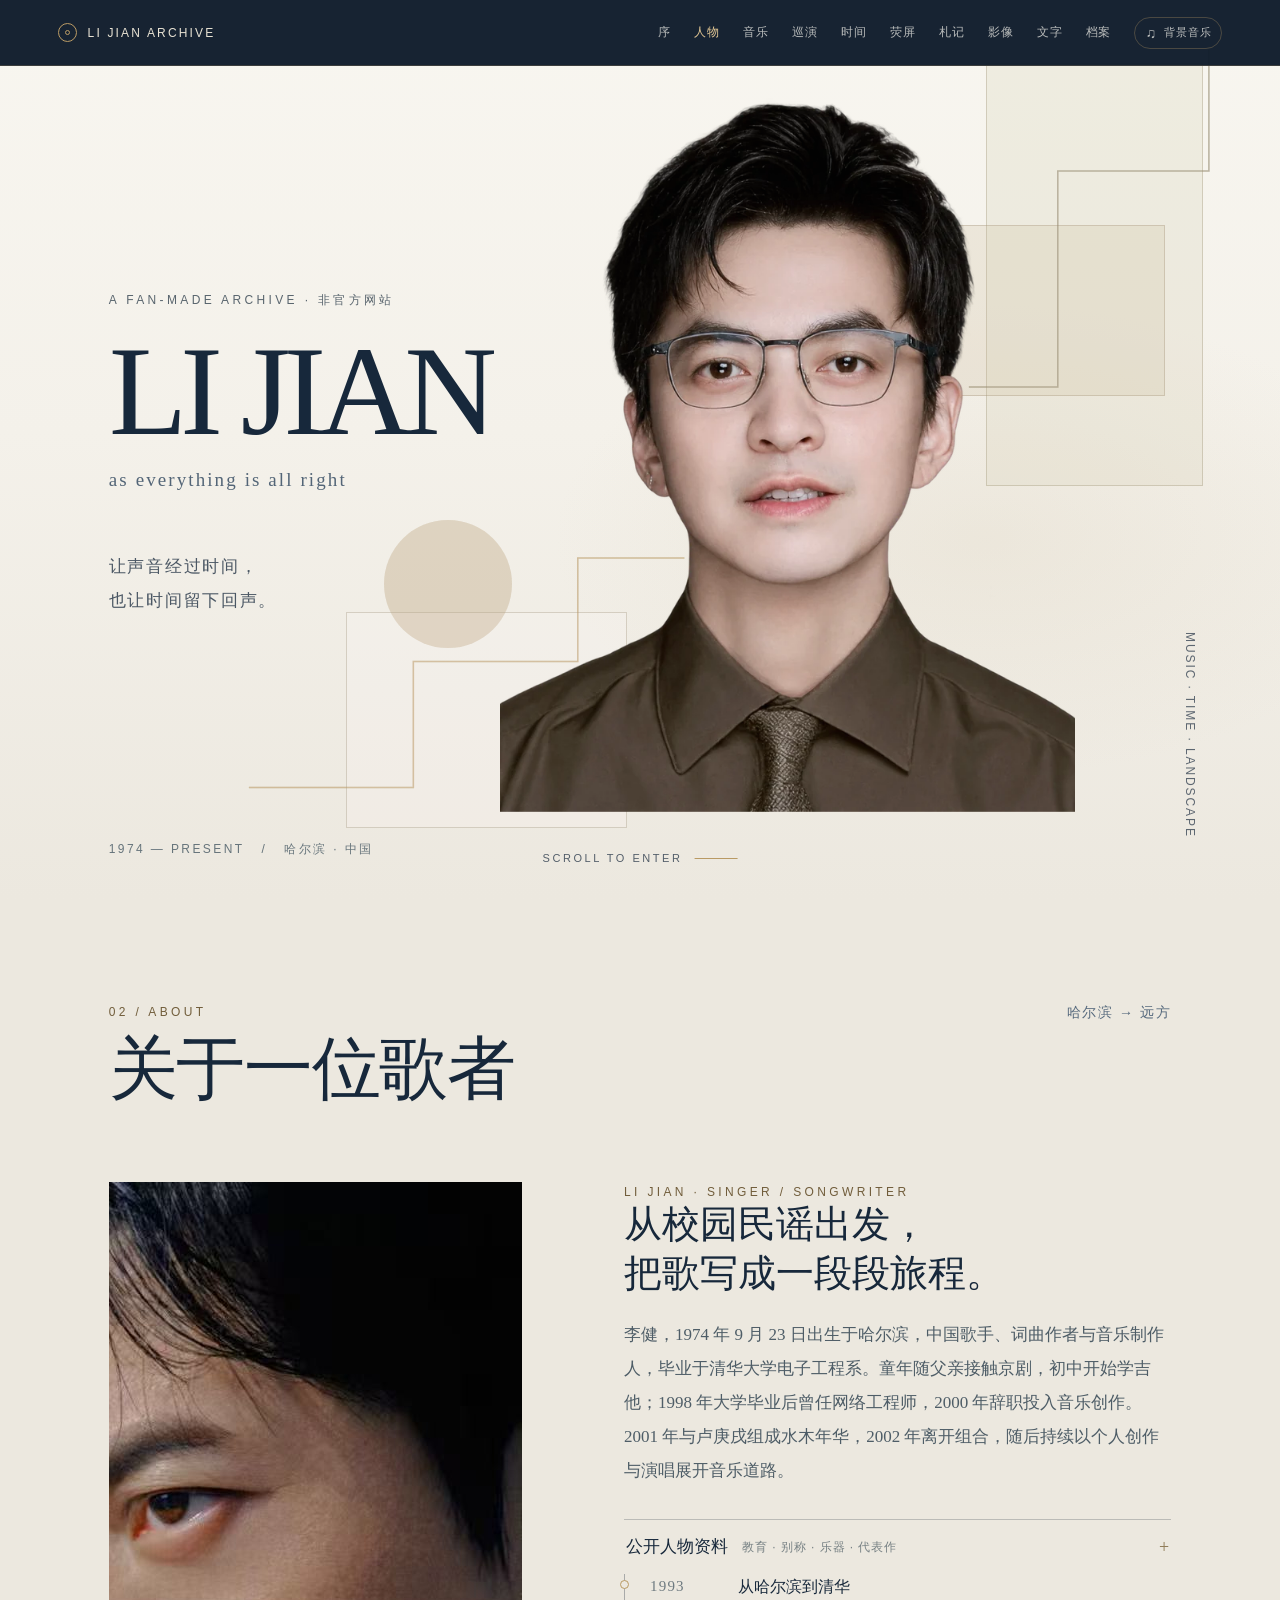
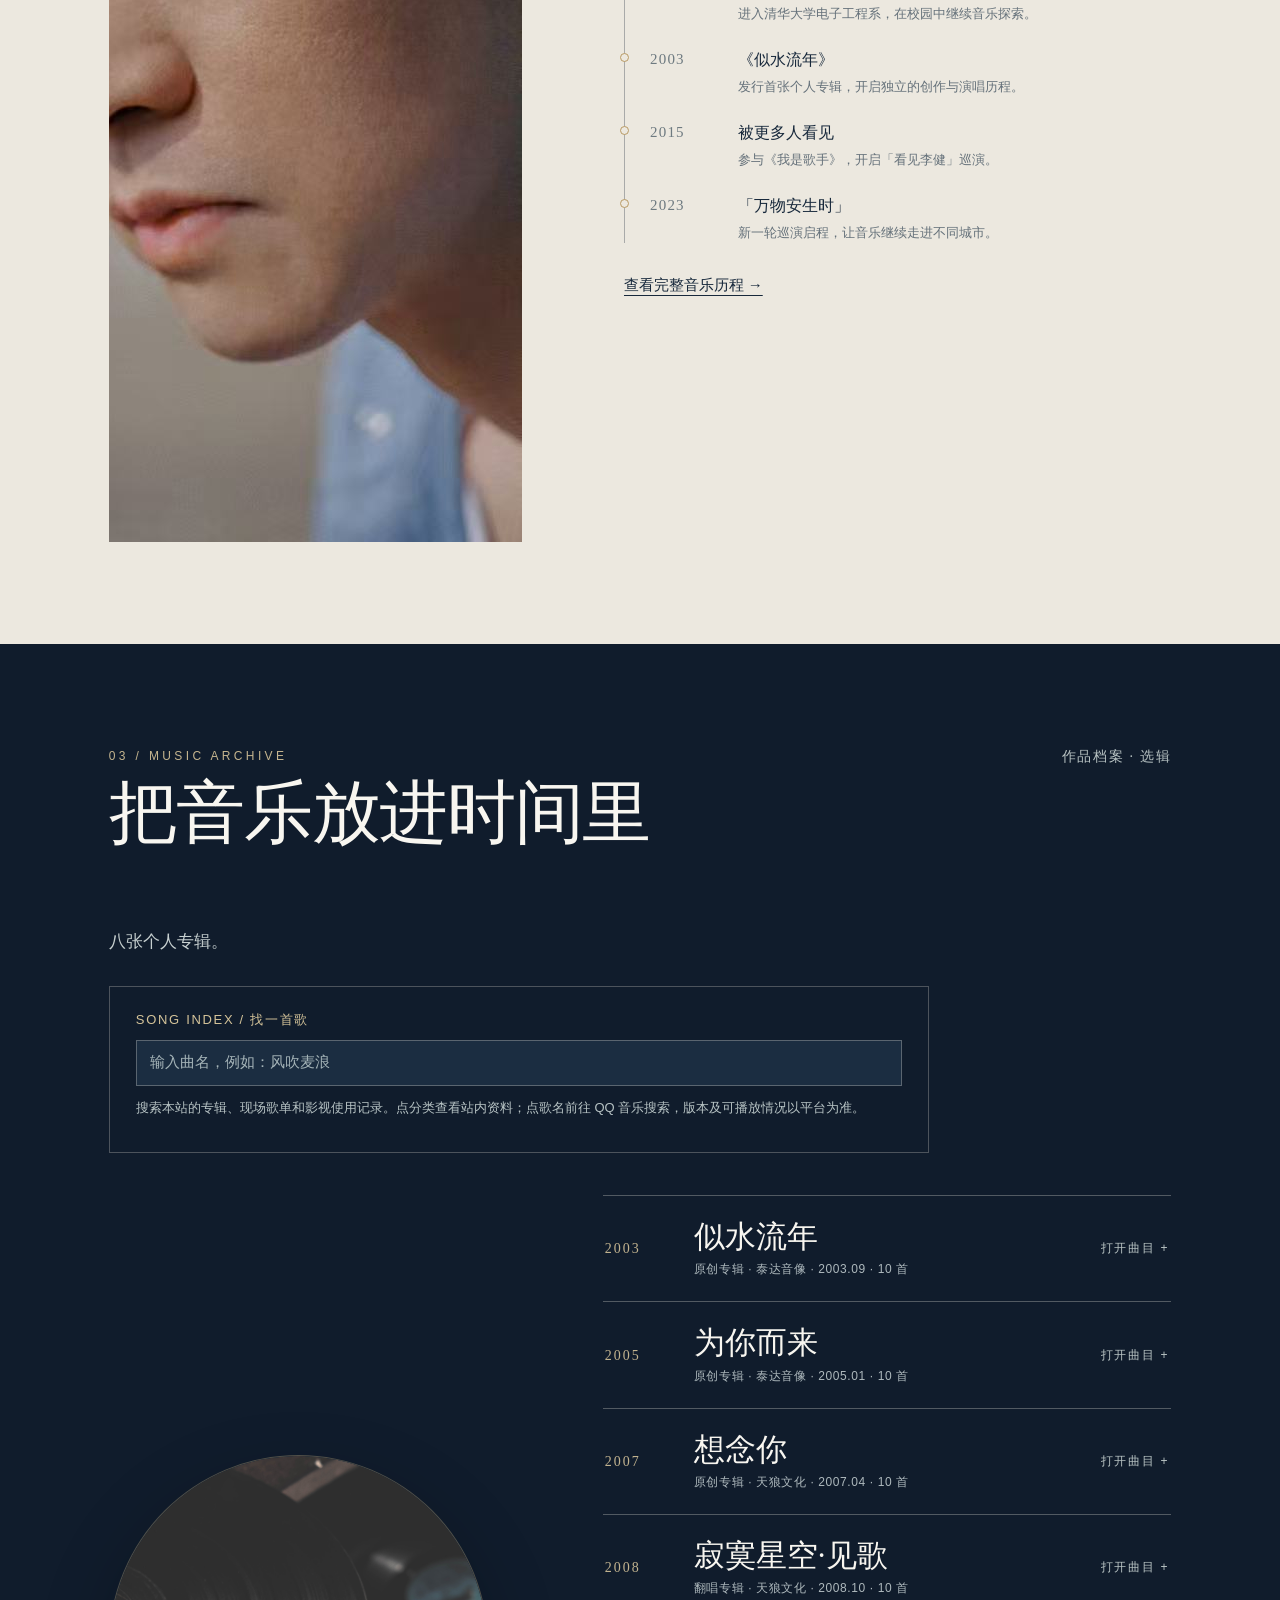
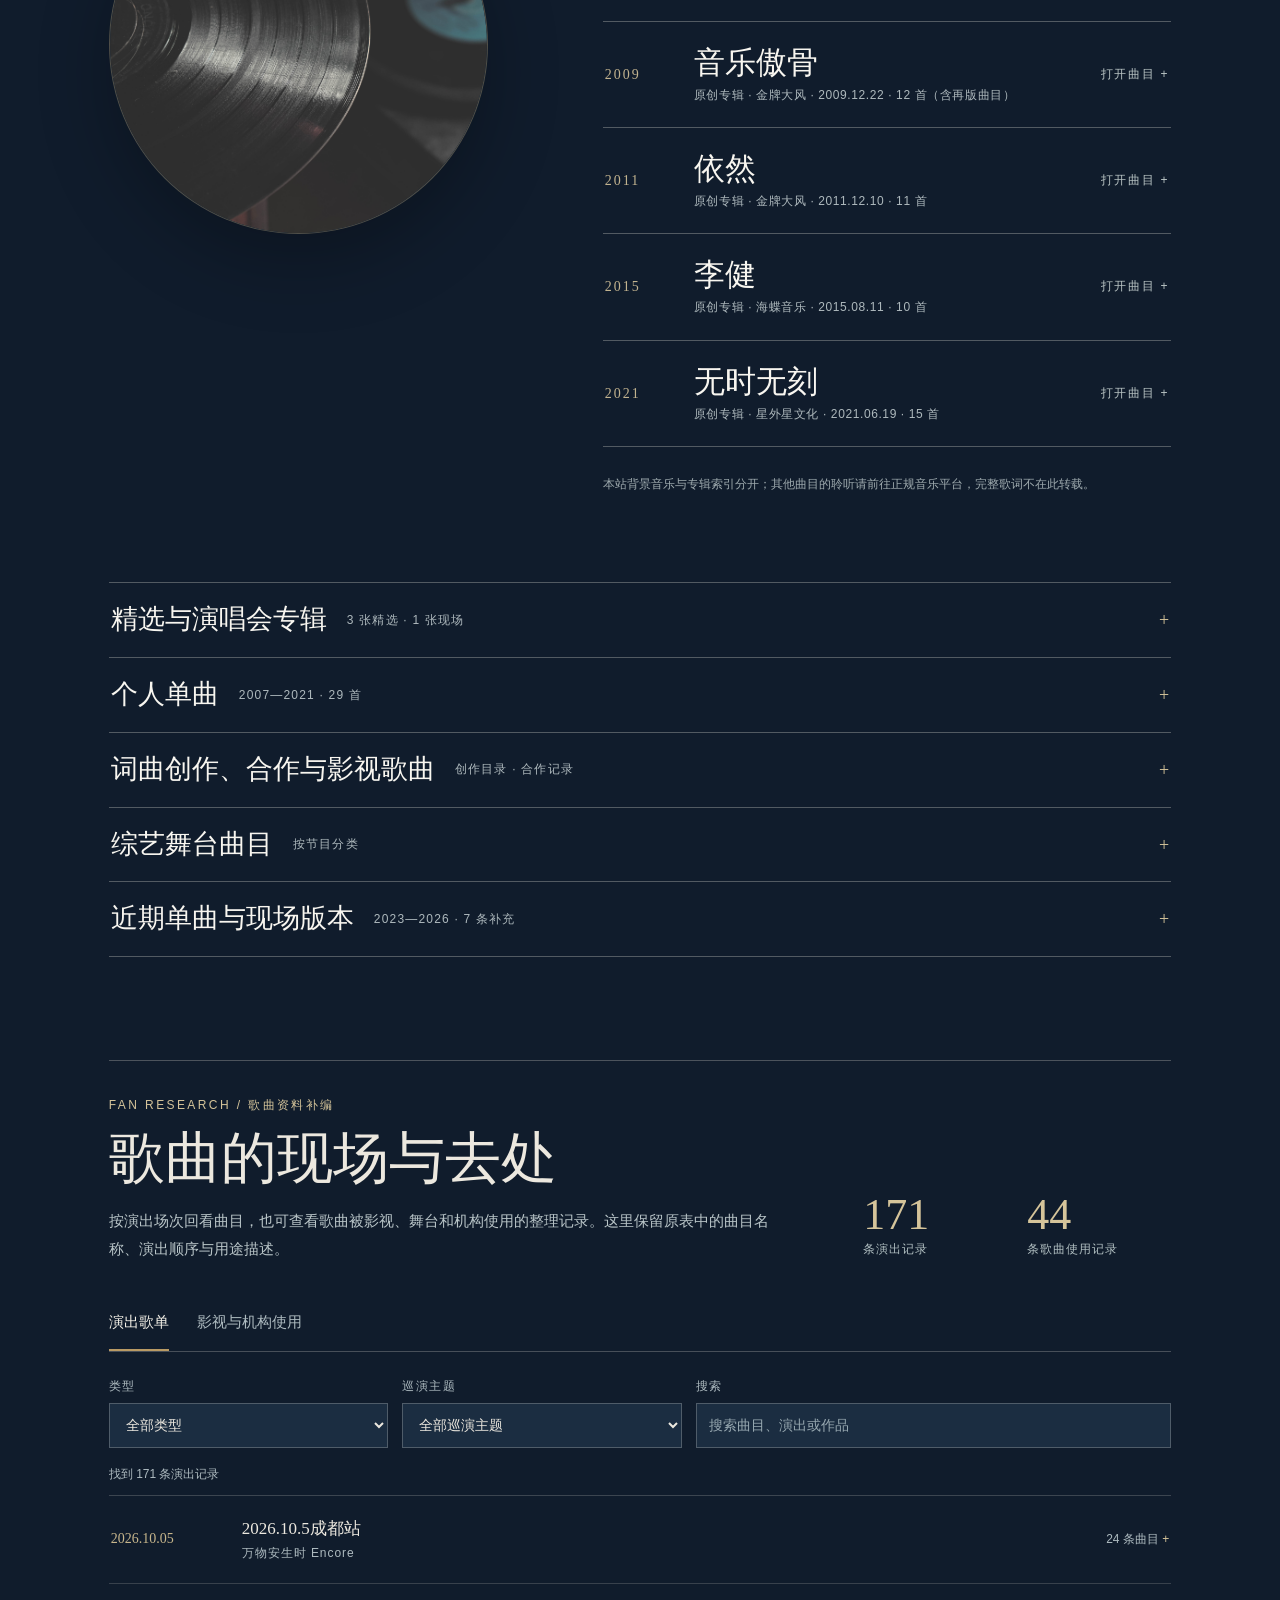
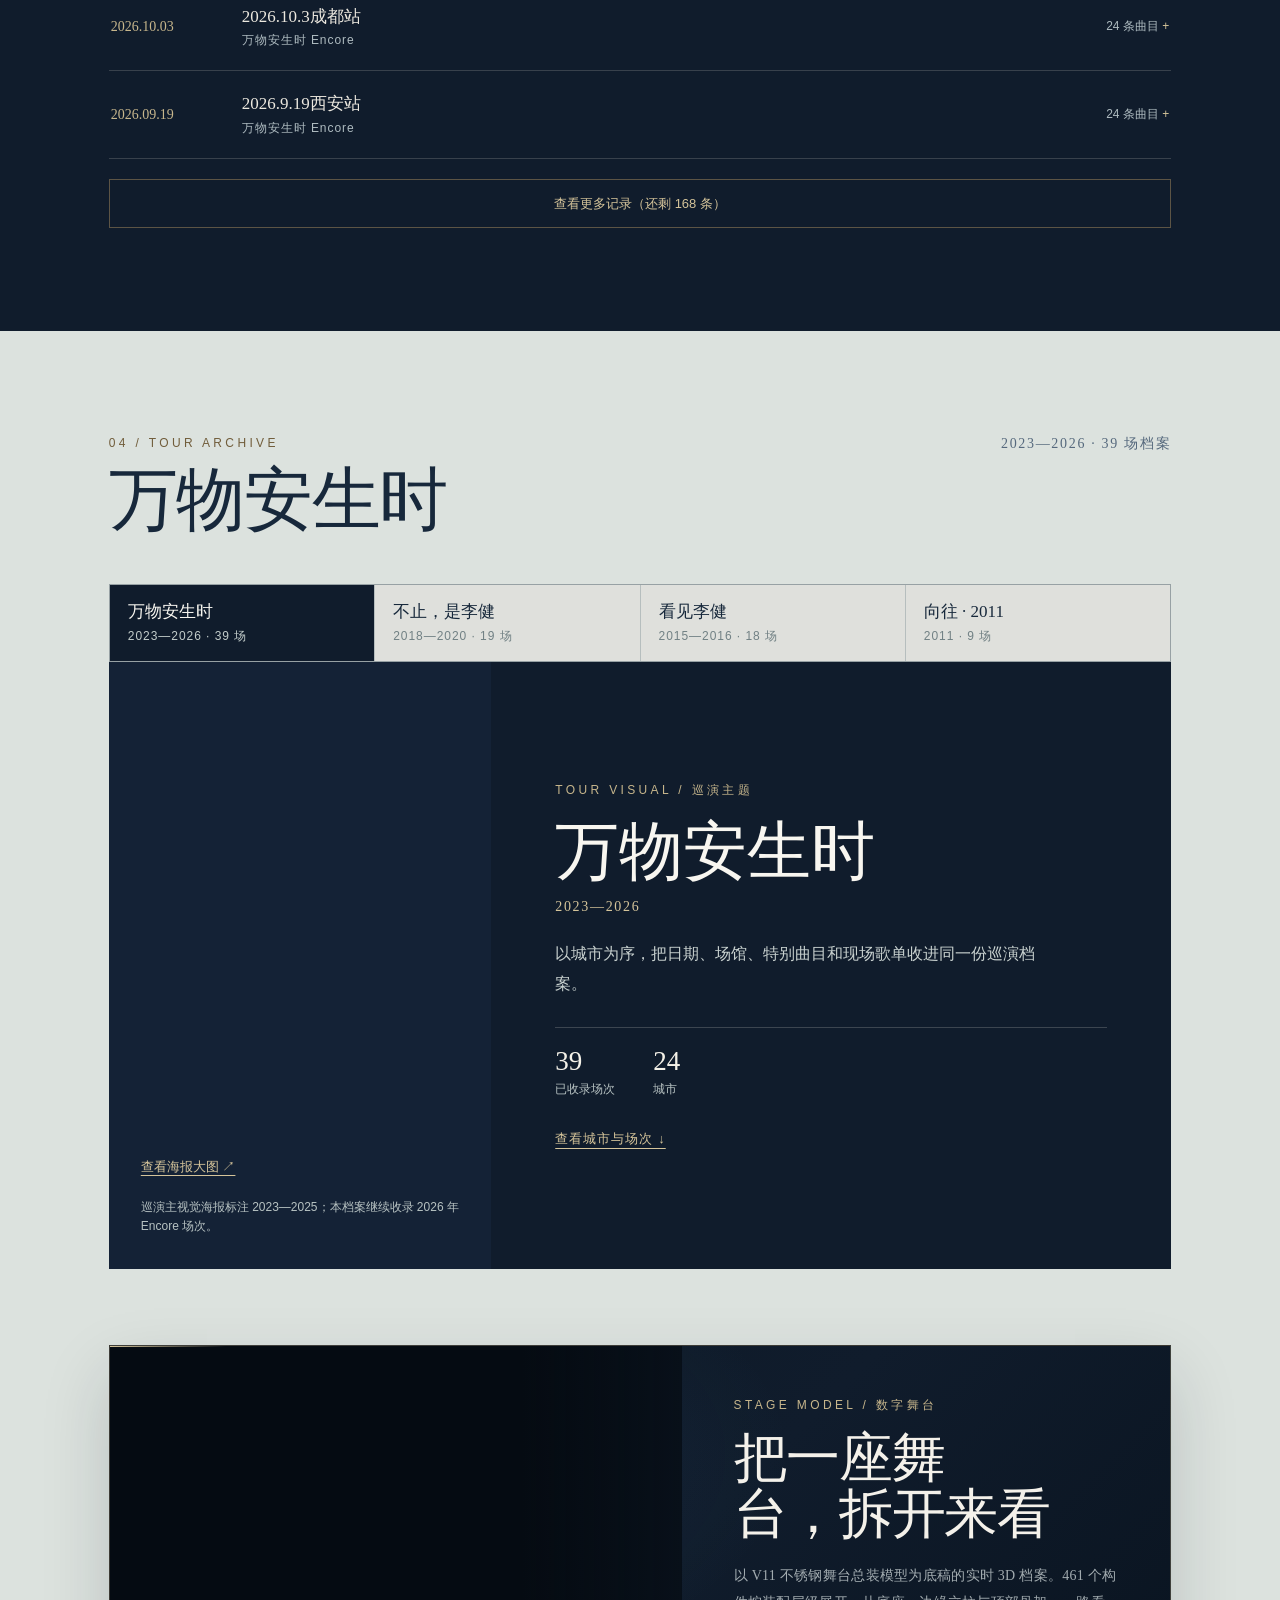
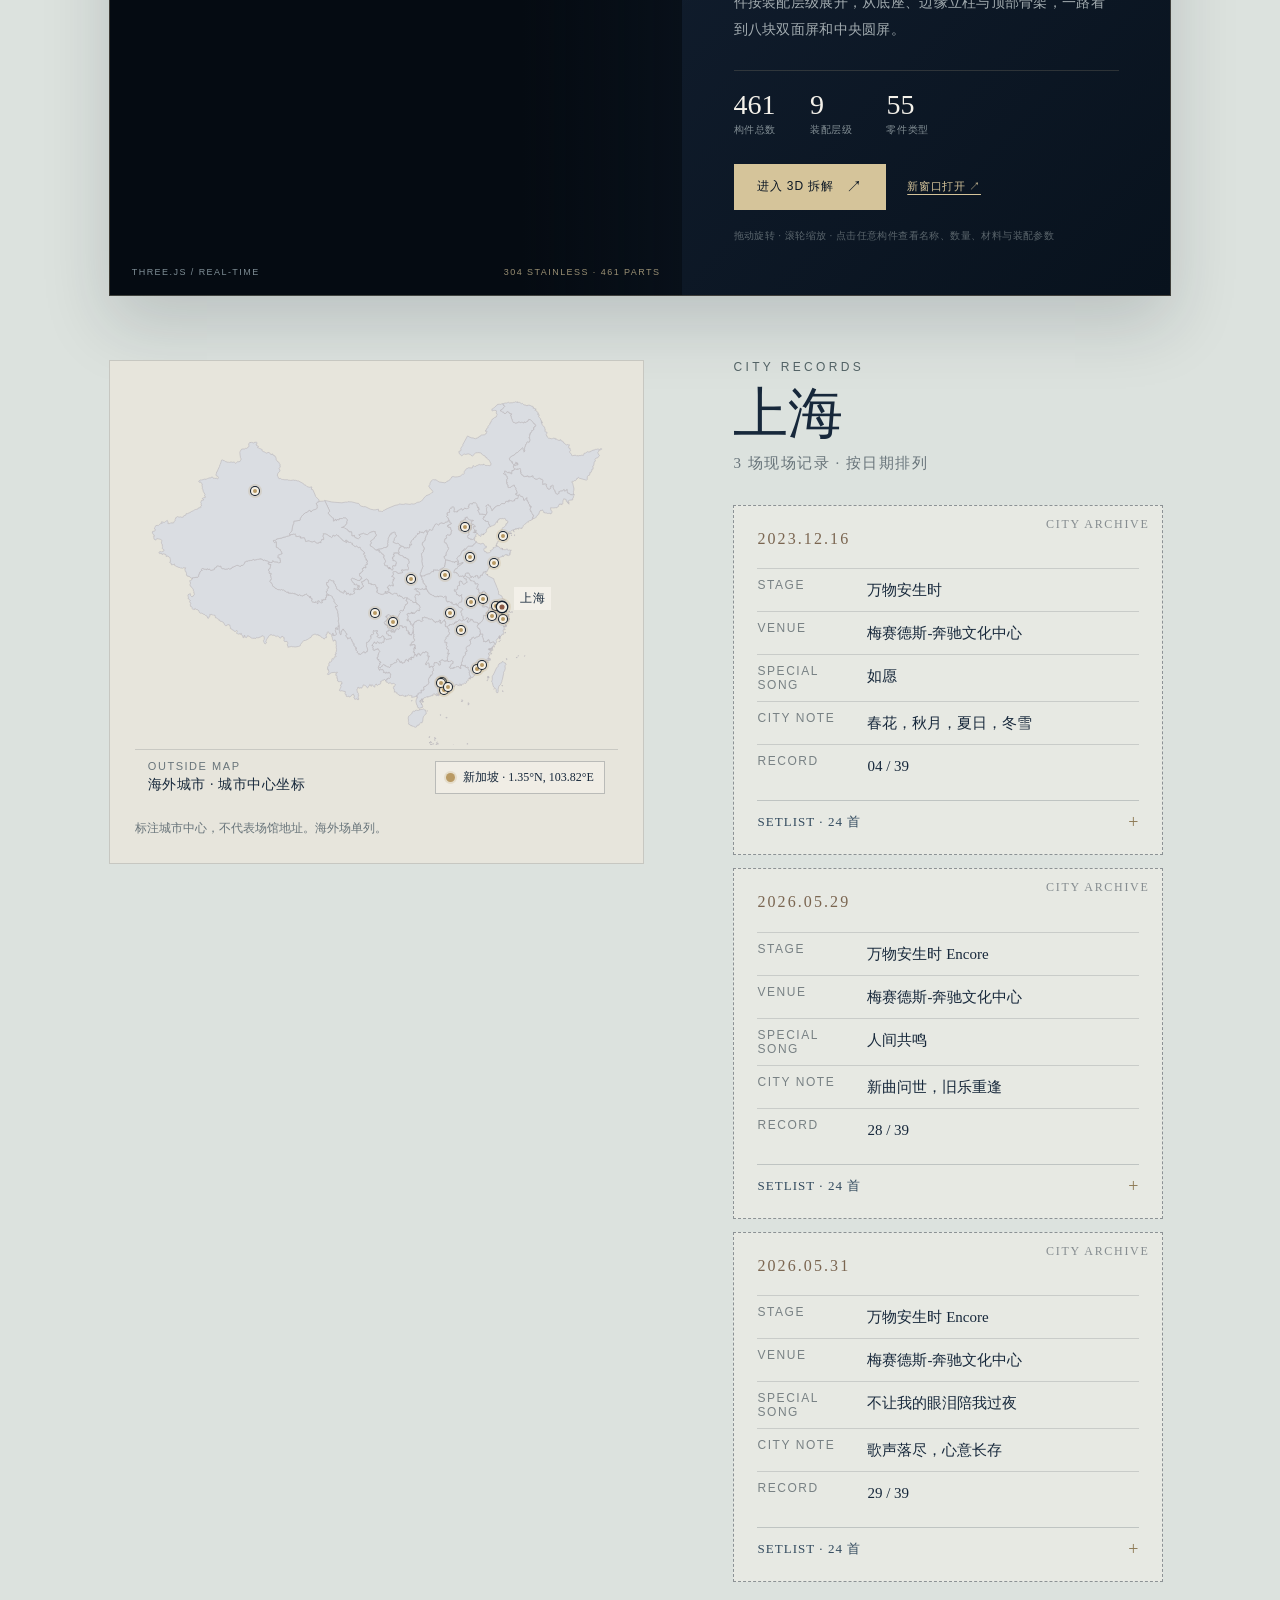
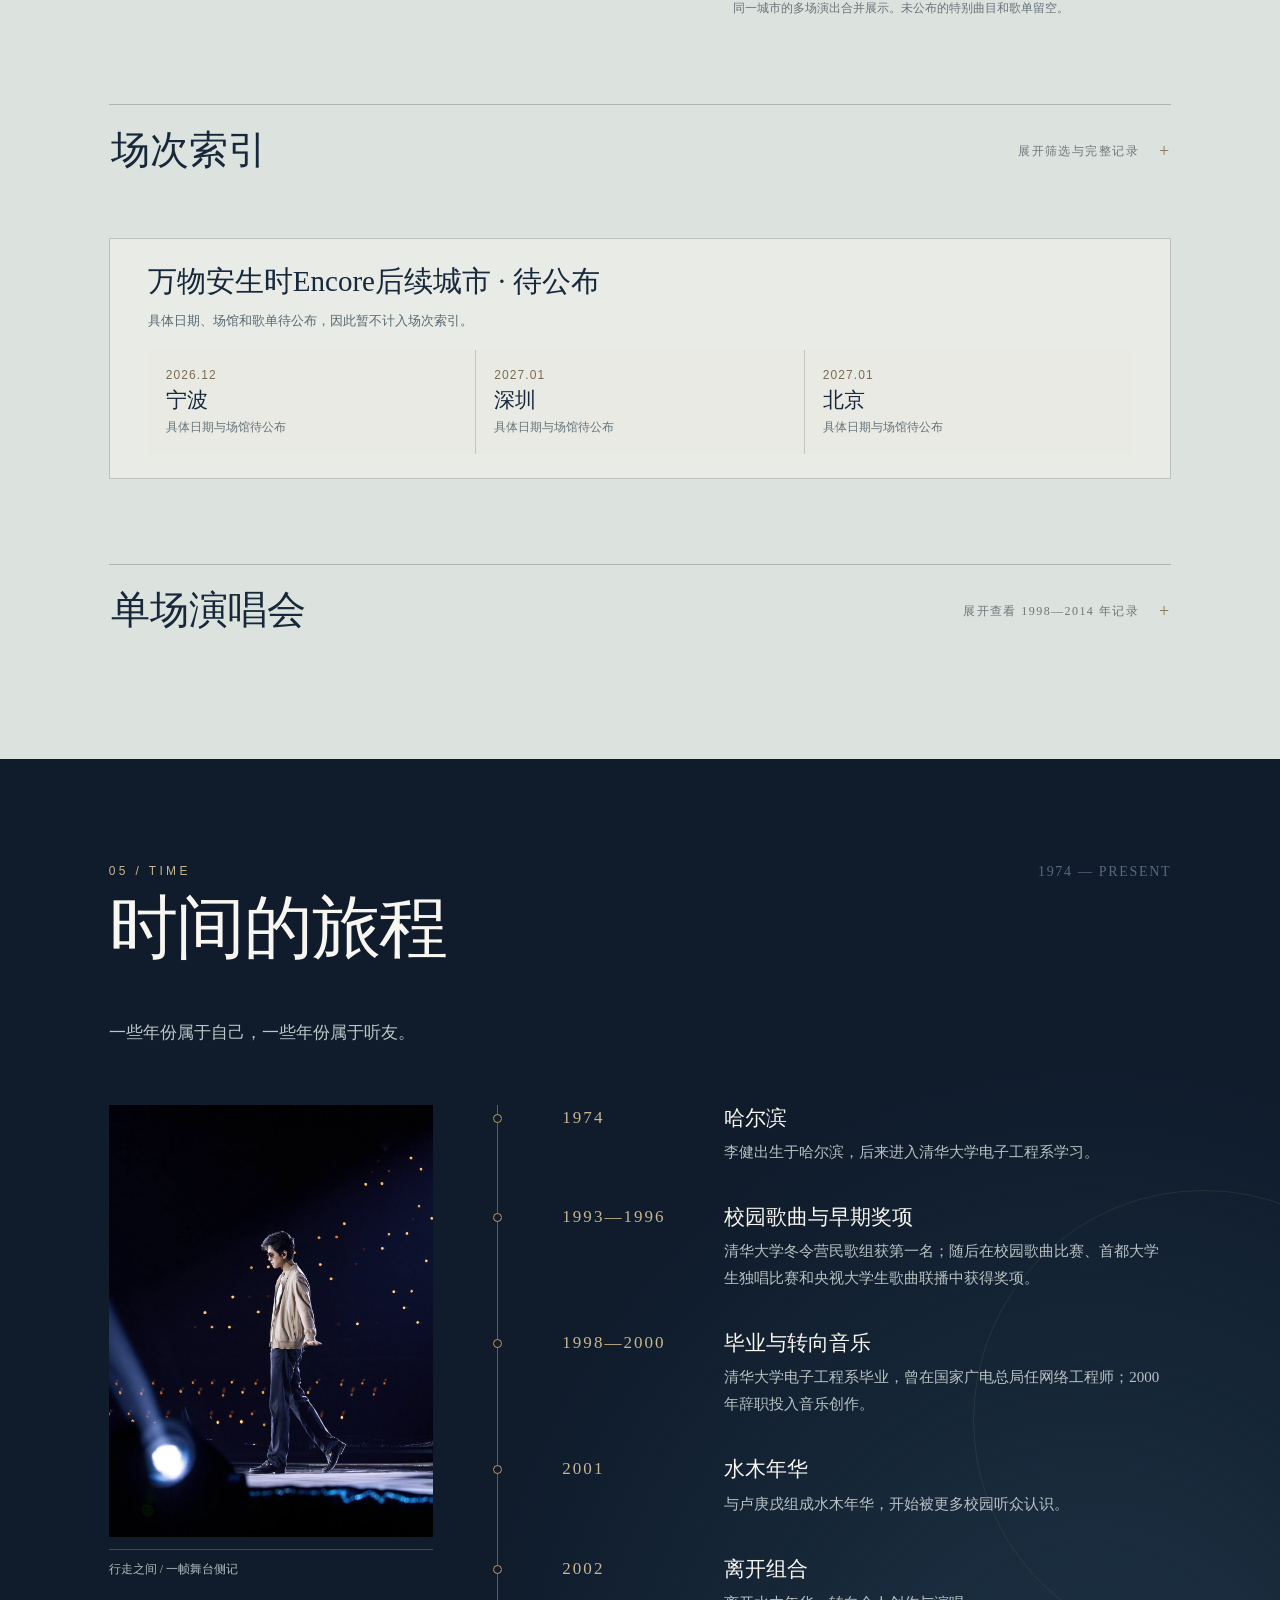
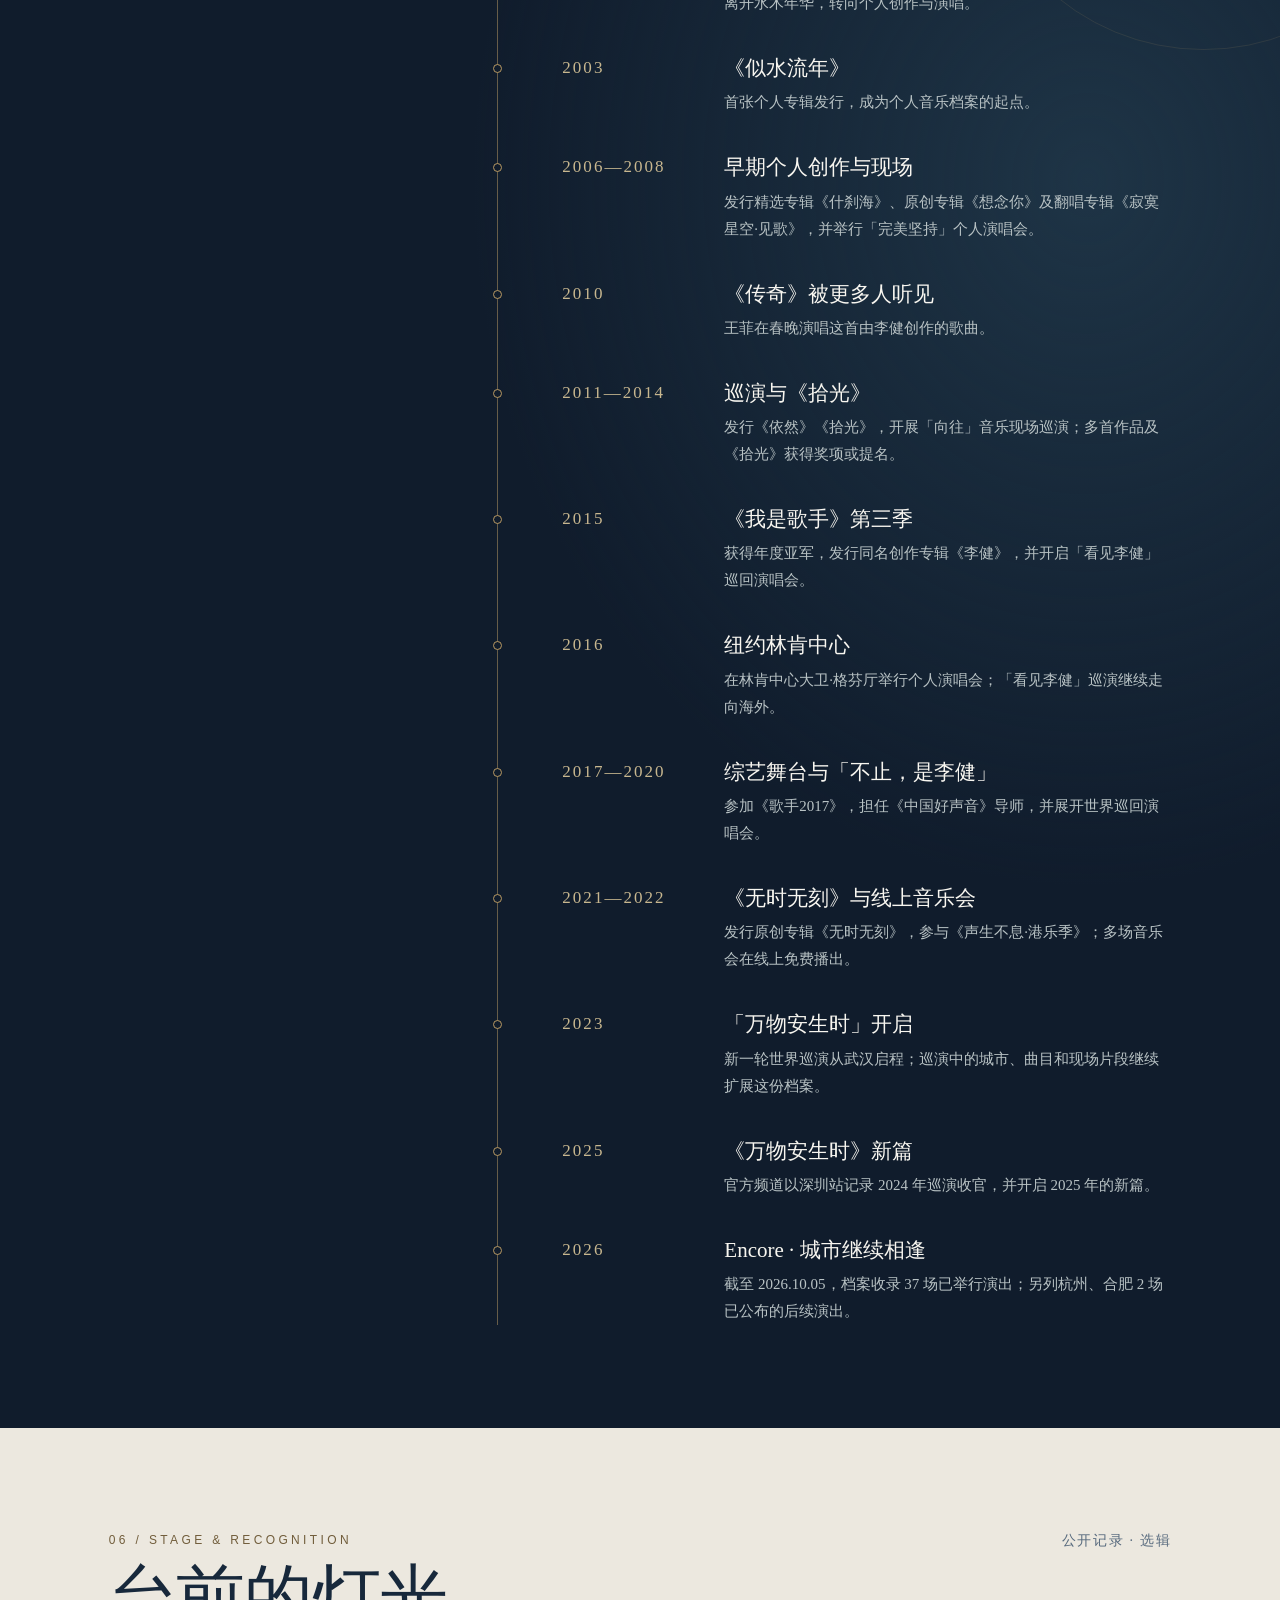
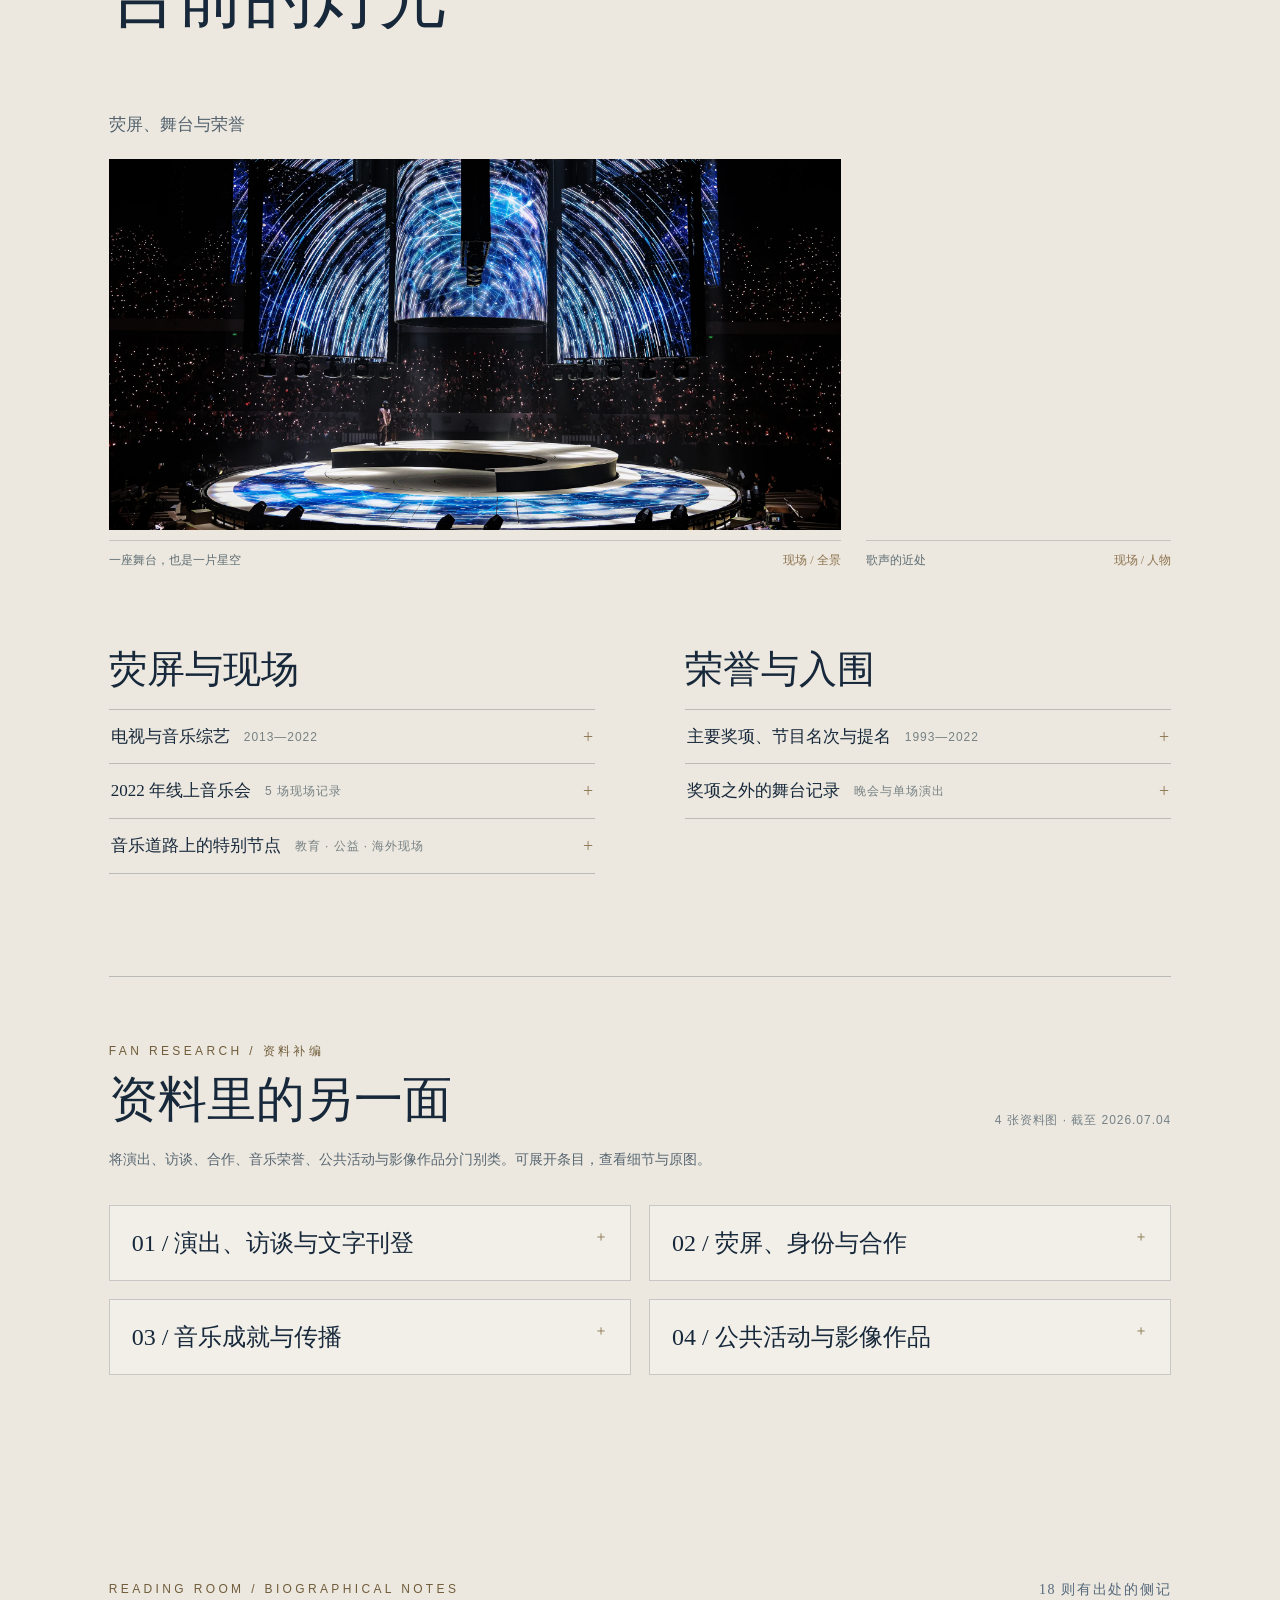
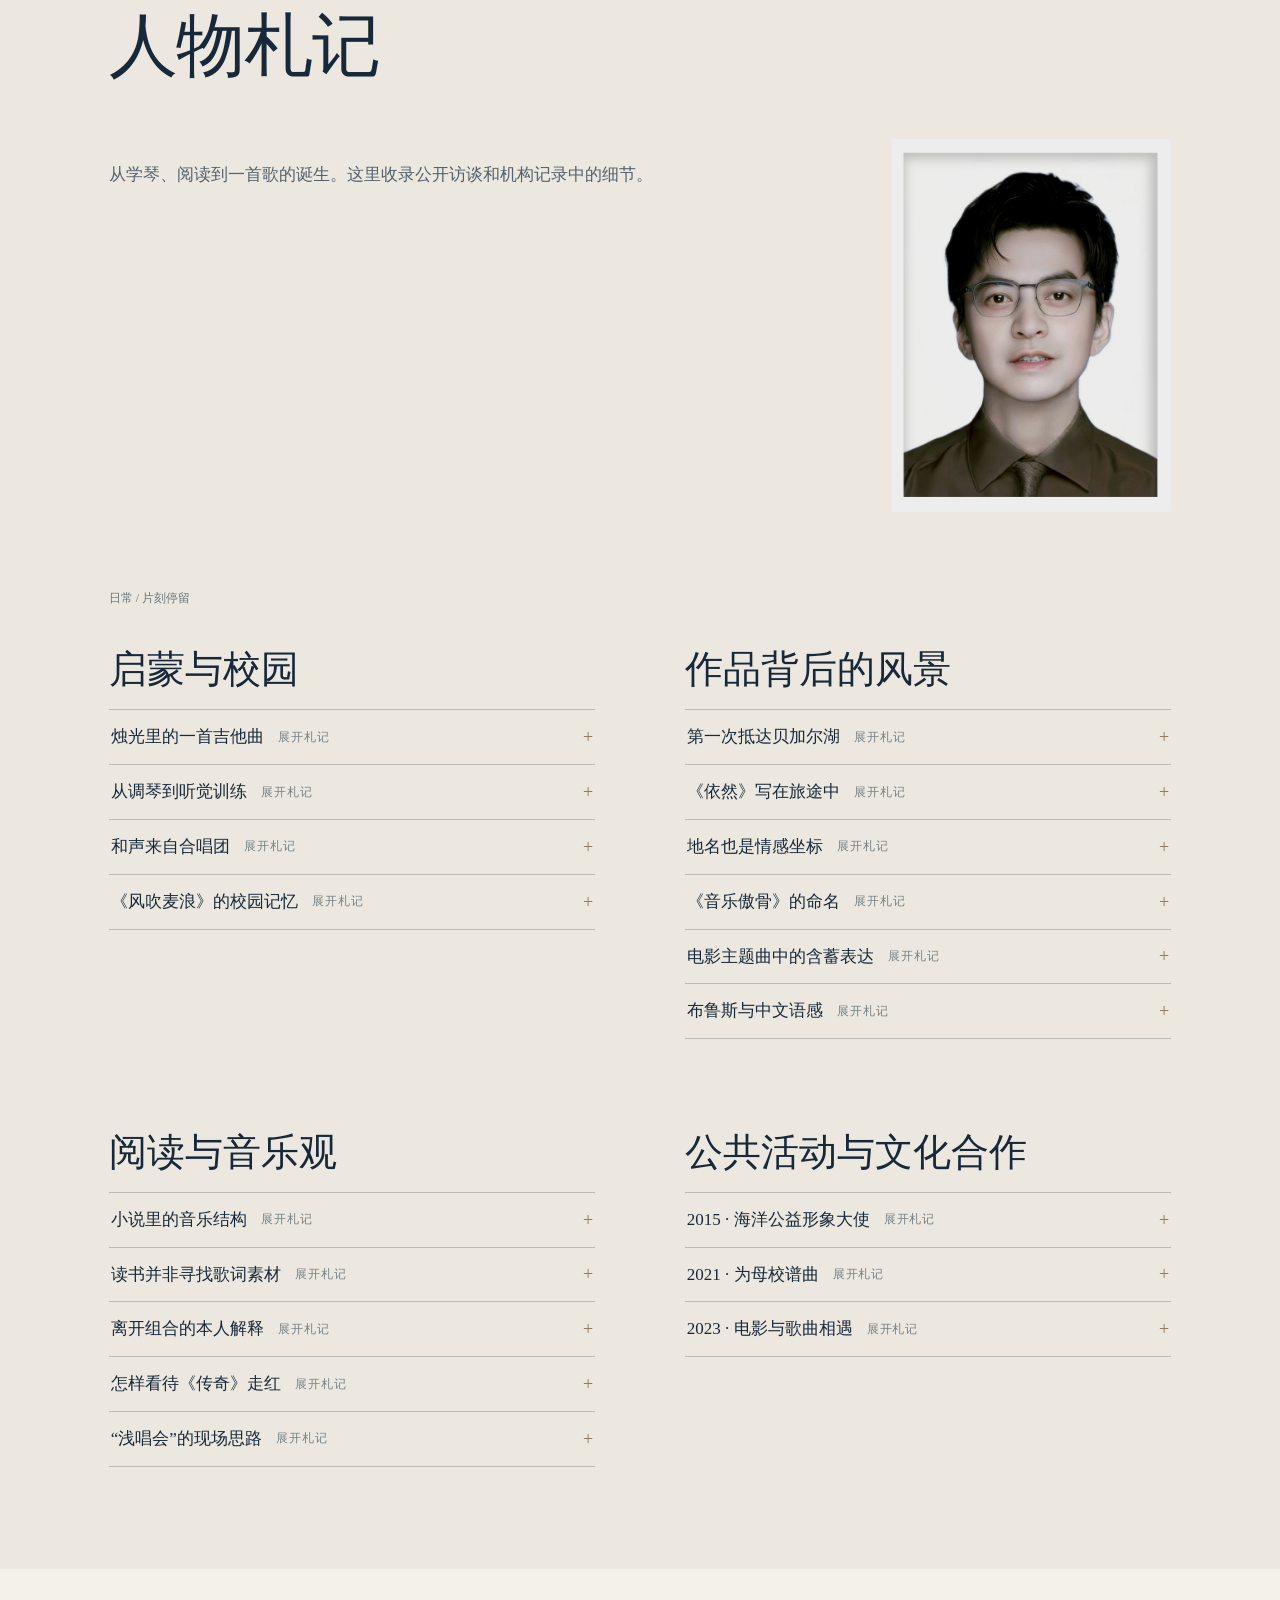
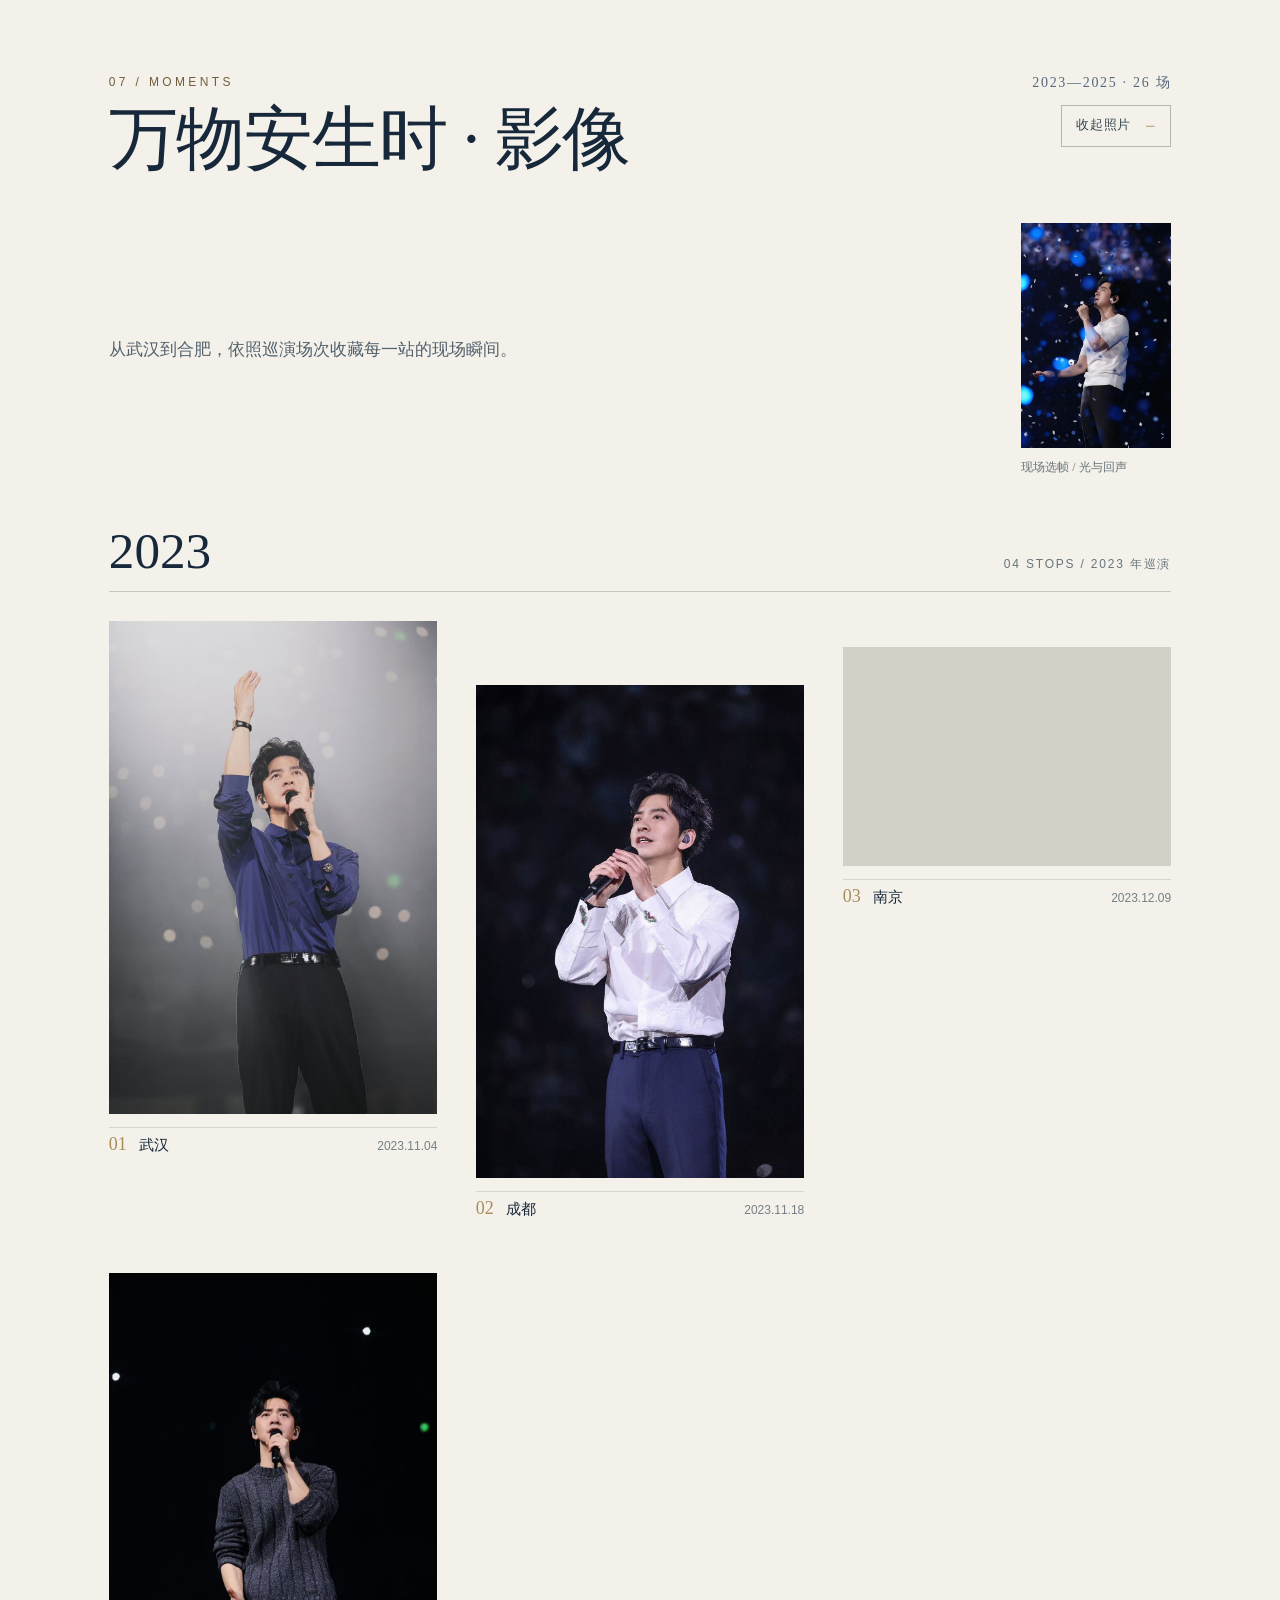
<file: site/index.html>
<!doctype html>
<html lang="zh-CN">
<head>
  <meta charset="utf-8">
  <meta name="viewport" content="width=device-width, initial-scale=1">
  <meta name="theme-color" content="#101c2c">
  <meta name="description" content="李健 · 音乐与时间档案馆。以音乐、时间、城市与影像为线索的非官方档案。">
  <link rel="canonical" href="https://link5268.github.io/li-jian-music-archive/">
  <link rel="preload" as="image" href="assets/lijian-intro-cutout-1087.webp" imagesrcset="assets/lijian-intro-cutout-720.webp 720w, assets/lijian-intro-cutout-1087.webp 1087w" imagesizes="(max-width: 650px) 270px, (max-width: 850px) 360px, 40vw" type="image/webp" fetchpriority="high">
  <title>李健 · 音乐与时间档案馆</title>
  <link rel="icon" type="image/svg+xml" href="data:image/svg+xml,%3Csvg xmlns='http://www.w3.org/2000/svg' viewBox='0 0 48 48'%3E%3Crect width='48' height='48' rx='24' fill='%23101c2c'/%3E%3Cpath d='M14 13v22h20M14 24h15' fill='none' stroke='%23d5c49a' stroke-width='2'/%3E%3C/svg%3E">
  <style>
    :root {
      color-scheme: light;
      --night: #101c2c;
      --night-soft: #18283b;
      --blue-gray: #56697d;
      --mist: #8ea5a3;
      --paper: #ece8df;
      --paper-light: #f4f1ea;
      --gold: #b99a64;
      --white: #f8f6f0;
      --ink: #17283b;
      --serif: "Cormorant Garamond", "Bodoni MT", "Times New Roman", "Noto Serif SC", "Songti SC", serif;
      --sans: "Aptos", "Segoe UI", "Noto Sans SC", "Microsoft YaHei", sans-serif;
      --gutter: clamp(24px, 8.5vw, 138px);
      --nav-height: 66px;
    }
    *, *::before, *::after { box-sizing: border-box; }
    html { scroll-behavior: smooth; scroll-padding-top: var(--nav-height); }
    body { margin: 0; color: var(--ink); background: var(--paper); font-family: var(--sans); overflow-x: hidden; }
    img { display: block; max-width: 100%; }
    a { color: inherit; }
    button { font: inherit; }
    :focus-visible { outline: 2px solid var(--gold); outline-offset: 4px; }
    .skip-link { position: fixed; z-index: 120; top: -60px; left: 16px; padding: 12px 16px; background: var(--paper); color: var(--ink); }
    .skip-link:focus { top: 12px; }
    .topline { position: fixed; z-index: 100; top: 0; left: 0; right: 0; min-height: 66px; display: flex; align-items: center; justify-content: space-between; gap: 24px; padding: 0 clamp(18px, 4.5vw, 72px); color: var(--white); background: rgba(16,28,44,.97); border-bottom: 1px solid rgba(185,154,100,.22); }
    .brand { display: inline-flex; align-items: center; gap: 11px; flex: 0 0 auto; color: #e9e3d4; text-decoration: none; font-size: 12px; letter-spacing: .18em; text-transform: uppercase; }
    .brand-mark { position: relative; width: 19px; height: 19px; border: 1px solid var(--gold); border-radius: 50%; }
    .brand-mark::after { content: ""; position: absolute; left: 6px; top: 6px; width: 5px; height: 5px; border: 1px solid var(--gold); border-radius: 50%; }
    .topline nav { display: flex; align-items: center; justify-content: flex-end; gap: clamp(12px, 1.8vw, 27px); overflow-x: auto; scrollbar-width: none; }
    .topline nav::-webkit-scrollbar { display: none; }
    .topline nav a { flex: 0 0 auto; color: rgba(248,246,240,.72); text-decoration: none; font-size: 12px; letter-spacing: .08em; transition: color .25s ease; }
    .topline nav a:hover, .topline nav a[aria-current="location"] { color: #e5c995; }
    .nav-toggle { display: none; }

    .hero { position: relative; isolation: isolate; min-height: 100svh; display: grid; grid-template-columns: 1fr; overflow: hidden; color: var(--ink); background: radial-gradient(ellipse at 77% 60%,rgba(218,207,184,.26),transparent 31%),linear-gradient(180deg,#f8f6f0 0%,#f4f1ea 48%,var(--paper) 100%); }
    .hero::after { display: none; }
    .hero-copy { position: relative; z-index: 3; display: flex; flex-direction: column; justify-content: center; padding: 110px 12px 100px var(--gutter); }
    .eyebrow, .section-kicker { color: #c5b58f; font-size: 12px; letter-spacing: .28em; text-transform: uppercase; }
    .hero h1 { margin: 30px 0 20px; font: 400 clamp(68px,10vw,148px)/.82 var(--serif); letter-spacing: -.055em; }
.hero-title-text {
  display: inline-block;
}

.shared-motion-ready .hero-title-text {
  opacity: 0;
}

.shared-motion-word {
  position: fixed;
  z-index: 120;
  top: 0;
  left: 0;
  margin: 0;
  color: var(--ink);
  white-space: nowrap;
  pointer-events: none;
  transform-origin: top left;
  will-change: transform;
}
    .hero .eyebrow { color: #59656e; }
    .hero-subtitle { margin: 0; color: #536577; font: 300 clamp(16px,1.5vw,19px)/1.7 var(--serif); letter-spacing: .11em; }
    .hero-cn { max-width: 390px; margin: 54px 0 0; color: rgba(23,40,59,.76); font: 300 17px/2 var(--serif); letter-spacing: .1em; }
    .hero-date { position: absolute; bottom: 42px; left: var(--gutter); color: #66747b; font-size: 12px; letter-spacing: .2em; }
    .hero-ornament { position: absolute; z-index: 1; inset: 0; overflow: hidden; pointer-events: none; }
    .hero-ornament svg { position: absolute; inset: 0; width: 100%; height: 100%; }
    .hero-ornament path { fill: none; stroke: rgba(142,129,103,.34); stroke-width: 1.5; vector-effect: non-scaling-stroke; stroke-dasharray: 1; stroke-dashoffset: 1; animation: hero-route-in 1.7s cubic-bezier(.22,.7,.2,1) forwards; }
    .hero-ornament path:nth-child(2) { stroke: rgba(185,154,100,.34); animation-delay: .18s; }
    .hero-ornament__block { position: absolute; display: block; border: 1.5px solid rgba(142,129,103,.18); opacity: 0; animation: hero-block-in 1.2s cubic-bezier(.2,.75,.2,1) forwards; }
    .hero-ornament__block--tall { top: 7%; right: 6%; width: 17%; height: 47%; background: rgba(224,215,196,.19); animation-delay: .08s; }
    .hero-ornament__block--wash { top: 25%; right: 9%; width: 34%; height: 19%; background: rgba(200,185,157,.12); animation-name: hero-block-from-left; animation-delay: .23s; }
    .hero-ornament__block--frame { bottom: 8%; left: 27%; width: 22%; height: 24%; background: rgba(248,246,240,.12); animation-name: hero-block-from-bottom; animation-delay: .32s; }
    .hero-ornament__circle { position: absolute; left: 30%; bottom: 28%; width: clamp(64px,10vw,142px); aspect-ratio: 1; border-radius: 50%; background: rgba(190,168,132,.22); opacity: 0; transform: scale(.62); animation: hero-circle-in 1.25s cubic-bezier(.2,.75,.2,1) .2s forwards; }
    @keyframes hero-route-in { to { stroke-dashoffset: 0; } }
    @keyframes hero-block-in { from { opacity: 0; transform: translateY(-32px); } to { opacity: 1; transform: translateY(0); } }
    @keyframes hero-block-from-left { from { opacity: 0; transform: translateX(-42px); } to { opacity: 1; transform: translateX(0); } }
    @keyframes hero-block-from-bottom { from { opacity: 0; transform: translateY(36px); } to { opacity: 1; transform: translateY(0); } }
    @keyframes hero-circle-in { to { opacity: 1; transform: scale(1); } }
    .hero-photo { position: absolute; z-index: 2; inset: 0; min-height: 100svh; margin: 0; overflow: hidden; }
    .hero-photo::before { content: none; }
    .hero-photo img { position: absolute; inset: auto clamp(9%,16vw,245px) 3% auto; width: auto; height: 85%; max-width: none; object-fit: contain; object-position: right bottom; transform: translateY(-8%); filter: none; }
    .photo-credit { position: absolute; z-index: 3; left: 22px; bottom: 21px; max-width: 76%; color: rgba(248,246,240,.79); font-size: 12px; line-height: 1.6; text-shadow: 0 1px 8px rgba(0,0,0,.7); }
    .photo-credit a { text-underline-offset: 3px; }
    .hero-note { position: absolute; z-index: 3; right: 6.5%; bottom: 62px; color: rgba(23,40,59,.68); font-size: 12px; letter-spacing: .16em; writing-mode: vertical-rl; }
    .scroll-cue { position: absolute; z-index: 4; bottom: 36px; left: 50%; display: flex; align-items: center; gap: 12px; color: rgba(23,40,59,.72); text-decoration: none; font-size: 11px; letter-spacing: .23em; transform: translateX(-50%); }
    .scroll-cue::after { content: ""; width: 43px; height: 1px; background: var(--gold); }

    .archive-section { position: relative; padding: clamp(72px,8vw,112px) var(--gutter); }
    .section-paper { background: var(--paper); }
    .section-light { background: var(--paper-light); }
    .section-night { color: var(--white); background: var(--night); }
    .section-mist { color: var(--ink); background: #dce2de; }
    .section-paper .section-kicker,
    .section-mist .section-kicker,
    .section-light .section-kicker { color: #715d3b; }
    .section-head { display: flex; align-items: flex-start; justify-content: space-between; gap: 28px; margin-bottom: clamp(40px,6vw,82px); }
    .section-head h2 { margin: 14px 0 0; font: 400 clamp(34px,5.4vw,70px)/1.02 var(--serif); letter-spacing: -.02em; }
    .section-index { flex: 0 0 auto; color: var(--blue-gray); font: 400 14px/1.5 var(--serif); letter-spacing: .12em; }
    .section-night .section-index { color: #b9c4c4; }
    .section-intro { max-width: 620px; color: #52616d; font: 300 17px/1.9 var(--serif); }
    .section-night .section-intro { color: #c7d0d0; }

    .about-grid { display: grid; grid-template-columns: minmax(250px,.86fr) minmax(320px,1.14fr); gap: clamp(36px,8vw,128px); align-items: start; }
    .about-photo { margin: 0; }
    .about-photo img { width: 100%; aspect-ratio: 4/5; object-fit: cover; object-position: 100% 45%; background: #d3d0c8; }
    .about-photo figcaption, .moment figcaption { margin-top: 13px; color: #5f6b70; font-size: 12px; line-height: 1.7; }
    .about-copy h3 { margin: 0 0 20px; font: 400 clamp(25px,3vw,38px)/1.3 var(--serif); }
    .about-copy > p { margin: 0 0 31px; color: #4e5d67; font: 300 17px/2 var(--serif); }
    .life-timeline { margin: 0; padding: 0 0 0 25px; border-left: 1px solid rgba(16,28,44,.3); list-style: none; }
    .life-timeline li { position: relative; display: grid; grid-template-columns: 70px 1fr; gap: 18px; padding: 0 0 23px; }
    .life-timeline li:last-child { padding-bottom: 0; }
    .life-timeline li::before { content: ""; position: absolute; left: -30px; top: 6px; width: 9px; height: 9px; border: 1px solid var(--gold); border-radius: 50%; background: var(--paper); }
    .life-timeline time { color: #6e7a80; font: 400 15px/1.6 var(--serif); letter-spacing: .08em; }
    .life-timeline strong { display: block; color: var(--ink); font: 400 16px/1.6 var(--serif); }
    .life-timeline span { display: block; margin-top: 3px; color: #65717a; font-size: 13px; line-height: 1.65; }
    .life-timeline-link { display: inline-flex; align-items: center; min-height: 44px; margin-top: 20px; color: var(--ink); font: 15px/1.6 var(--serif); text-underline-offset: 5px; }

    .music-layout { display: grid; grid-template-columns: minmax(245px,.8fr) minmax(360px,1.2fr); gap: clamp(42px,9vw,140px); align-items: center; }
    .vinyl-figure { margin: 0; }
    .vinyl-frame { width: min(100%,410px); aspect-ratio: 1; margin: 0 auto; overflow: hidden; border: 1px solid rgba(185,154,100,.35); border-radius: 50%; background: #172638; box-shadow: 0 28px 70px rgba(0,0,0,.25); }
    .vinyl-frame img { width: 100%; height: 100%; object-fit: cover; object-position: 8% 50%; border-radius: inherit; }
    .vinyl-figure figcaption { max-width: 420px; margin: 18px auto 0; color: #9eaaae; font-size: 12px; line-height: 1.7; text-align: center; }
    .vinyl-figure a { color: #d5c49a; }
    .music-layout:has(.album-detail:hover) .vinyl-frame img, .vinyl-frame:hover img { animation: slow-turn 16s linear infinite; }
    @keyframes slow-turn { to { transform: rotate(360deg); } }
    .album-archive { min-width: 0; border-top: 1px solid rgba(236,232,223,.3); }
    .album-detail { border-bottom: 1px solid rgba(236,232,223,.3); }
    .album-detail summary { display: grid; grid-template-columns: 72px minmax(0,1fr) auto; align-items: center; gap: 17px; padding: 22px 2px; cursor: pointer; list-style: none; }
    .album-detail summary > span { min-width: 0; }
    .album-detail summary::-webkit-details-marker { display: none; }
    .album-year { color: #c2b38f; font: 400 14px/1.5 var(--serif); letter-spacing: .14em; }
    .album-title { display: block; overflow-wrap: anywhere; color: var(--white); font: 400 clamp(20px,2.6vw,31px)/1.2 var(--serif); }
    .album-kind { display: block; margin-top: 5px; color: #aeb9bd; font-size: 12px; line-height: 1.6; letter-spacing: .05em; }
    .album-toggle { color: #b9c4c4; font-size: 12px; letter-spacing: .14em; white-space: nowrap; }
    .album-detail[open] .album-toggle::after { content: " −"; }
    .album-detail:not([open]) .album-toggle::after { content: " +"; }
    .track-list { display: grid; grid-template-columns: 1fr 1fr; column-gap: 30px; margin: 0; padding: 2px 0 23px; list-style: none; }
    .track-list li { display: flex; gap: 11px; padding: 8px 0; color: #d7dcda; border-bottom: 1px solid rgba(236,232,223,.11); font: 300 15px/1.5 var(--serif); }
    .track-list li span { color: #8ea5a3; font-size: 12px; }
    .album-link { display: inline-block; margin: 0 0 25px; color: #d5c49a; font-size: 12px; text-underline-offset: 4px; }
    .rights-note { margin: 27px 0 0; color: #9eaaae; font-size: 12px; line-height: 1.7; }
    .music-additions { margin-top: clamp(50px,7vw,88px); border-top: 1px solid rgba(236,232,223,.3); }
    .music-fold { border-bottom: 1px solid rgba(236,232,223,.3); }
    .music-fold > summary { display: flex; align-items: center; gap: 20px; padding: 20px 2px; color: var(--white); cursor: pointer; list-style: none; }
    .music-fold > summary::-webkit-details-marker { display: none; }
    .music-fold > summary::after { content: "+"; margin-left: auto; color: #d5c49a; font: 18px/1 var(--serif); }
    .music-fold[open] > summary::after { content: "−"; }
    .music-fold > summary strong { font: 400 clamp(19px,2.2vw,27px)/1.25 var(--serif); }
    .music-fold > summary span { color: #aeb9bd; font-size: 12px; letter-spacing: .1em; }
    .music-fold-content { padding: 0 0 25px; color: #d7dcda; font: 300 14px/1.8 var(--serif); }
    .music-fold-content h3 { margin: 24px 0 8px; color: #d5c49a; font: 400 17px/1.5 var(--serif); }
    .music-fold-content h3:first-child { margin-top: 0; }
    .music-grid-records { display: grid; grid-template-columns: repeat(2,minmax(0,1fr)); gap: 24px 38px; }
    .music-record { padding-top: 11px; border-top: 1px solid rgba(236,232,223,.18); }
    .music-record strong { color: var(--white); font: 400 17px/1.5 var(--serif); }
    .music-record small { display: block; margin: 3px 0 8px; color: #aeb9bd; font: 12px/1.5 var(--sans); }
    .music-record ol { margin: 0; padding-left: 22px; columns: 2; column-gap: 24px; }
    .music-record li { break-inside: avoid; padding: 2px 0; }
    .archive-lines { margin: 0; padding: 0; list-style: none; }
    .archive-lines li { display: grid; grid-template-columns: 98px minmax(130px,.7fr) minmax(0,1.3fr); gap: 15px; padding: 7px 0; border-bottom: 1px solid rgba(236,232,223,.12); }
    .archive-lines time { color: #aeb9bd; font-size: 12px; }
    .archive-lines strong { color: var(--white); font-weight: 400; }
    .archive-lines span { color: #bfc8c6; }
    .stage-song-list { display: grid; grid-template-columns: repeat(2,minmax(0,1fr)); gap: 5px 30px; margin: 0; padding: 0; list-style: none; }
    .stage-song-list li { padding: 5px 0; border-bottom: 1px solid rgba(236,232,223,.12); }

    .tour-layout { display: grid; grid-template-columns: minmax(320px,1.1fr) minmax(280px,.9fr); gap: clamp(35px,7vw,105px); align-items: start; }
    .map-card { position: relative; margin: 0; padding: 25px; background: #e7e5dc; border: 1px solid rgba(16,28,44,.15); }
    .map-stage { position: relative; width: 100%; max-width: 560px; aspect-ratio: 1000/744; margin: 0 auto; }
    .map-base { position: absolute; inset: 0; width: 100%; height: 100%; object-fit: contain; opacity: .82; filter: sepia(.08) hue-rotate(165deg) saturate(.7); }
    .city-pin { position: absolute; z-index: 2; left: var(--x); top: var(--y); display: grid; place-items: center; width: 36px; height: 36px; padding: 0; border: 0; color: var(--ink); background: transparent; cursor: pointer; transform: translate(-50%,-50%); }
    .city-pin .pin-dot { width: 8px; height: 8px; border: 2px solid #f6f1e6; border-radius: 50%; background: var(--gold); box-shadow: 0 0 0 1px var(--night), 0 0 0 3px rgba(185,154,100,.2); transition: transform .2s ease, background .2s ease; }
    .city-pin[aria-pressed="true"] { z-index: 5; }
    .city-pin[aria-pressed="true"] .pin-dot, .city-pin:hover .pin-dot { transform: scale(1.28); background: #8b5946; }
    .city-pin .pin-label { position: absolute; left: calc(50% + var(--label-x,12px)); top: calc(50% + var(--label-y,-10px)); padding: 3px 6px; color: var(--ink); background: rgba(244,241,234,.96); font-size: 12px; letter-spacing: .04em; white-space: nowrap; opacity: 0; transform: translateY(3px); transition: opacity .18s ease, transform .18s ease; pointer-events: none; }
    .map-city-picker { display: none; }
    .city-pin[aria-pressed="true"] .pin-label, .city-pin:hover .pin-label, .city-pin:focus-visible .pin-label { opacity: 1; transform: translateY(0); }
    .city-pin:focus-visible { outline: 2px solid var(--night); outline-offset: 5px; }
    .map-card figcaption { display: flex; justify-content: space-between; gap: 15px; margin-top: 15px; color: #68747a; font-size: 12px; line-height: 1.6; }
    .map-card figcaption a { text-underline-offset: 3px; }
    .tour-themes { display: grid; grid-template-columns: repeat(4,minmax(0,1fr)); gap: 1px; margin: -28px 0 0; background: rgba(16,28,44,.18); border: 1px solid rgba(16,28,44,.18); }
    .tour-theme { min-height: 76px; display: flex; flex-direction: column; justify-content: center; gap: 6px; padding: 15px 18px; border: 0; color: var(--ink); background: rgba(244,241,234,.68); text-align: left; cursor: pointer; transition: color .2s ease, background .2s ease; }
    .tour-theme strong { font: 400 17px/1.2 var(--serif); }
    .tour-theme small { color: #718084; font-size: 12px; letter-spacing: .08em; }
    .tour-theme[aria-pressed="true"] { color: var(--white); background: var(--night); }
    .tour-theme[aria-pressed="true"] small { color: #c3cdcb; }
    .tour-poster-feature { display: grid; grid-template-columns: minmax(250px,.72fr) minmax(320px,1.28fr); margin: 0 0 clamp(44px,6vw,76px); color: var(--white); background: var(--night); }
    .tour-poster { display: flex; flex-direction: column; justify-content: center; min-width: 0; margin: 0; padding: clamp(17px,2.5vw,34px); background: #142236; }
    .tour-poster img { display: block; width: 100%; height: clamp(310px,35vw,480px); object-fit: contain; }
    .tour-poster-enlarge { display: inline-flex; align-items: center; min-height: 38px; margin-top: 5px; color: #d5c49a; font: 13px/1.5 var(--sans); text-underline-offset: 4px; }
    .tour-poster figcaption { margin-top: 13px; color: #b7c2c2; font: 12px/1.6 var(--sans); }
    .tour-poster-copy { display: flex; flex-direction: column; justify-content: center; align-items: start; padding: clamp(30px,5vw,76px); }
    .tour-poster-copy .section-kicker { color: #c7b68c; }
    .tour-poster-copy h3 { margin: 18px 0 0; font: 400 clamp(37px,5vw,69px)/1.08 var(--serif); }
    .tour-poster-period { margin: 10px 0 22px; color: #d5c49a; font: 14px/1.5 var(--serif); letter-spacing: .12em; }
    .tour-poster-description { max-width: 510px; margin: 0; color: #c8d1cf; font: 300 16px/1.85 var(--serif); }
    .tour-poster-stats { display: flex; flex-wrap: wrap; gap: 22px 38px; width: 100%; margin: 29px 0 0; padding-top: 20px; border-top: 1px solid rgba(236,232,223,.2); }
    .tour-poster-stats span { display: grid; gap: 5px; color: #b7c2c2; font: 12px/1.5 var(--sans); }
    .tour-poster-stats strong { color: #f4f1e8; font: 400 27px/1 var(--serif); }
    .tour-poster-link { margin-top: 31px; color: #d5c49a; font: 13px/1.5 var(--sans); letter-spacing: .08em; text-underline-offset: 5px; }
    .tour-side { align-self: stretch; display: flex; flex-direction: column; justify-content: center; }
    .tour-side .section-kicker { color: #536366; }
    .tour-side h3 { margin: 11px 0 0; color: var(--ink); font: 400 clamp(31px,4.3vw,56px)/1.05 var(--serif); }
    .tour-side .tour-cn { margin: 8px 0 30px; color: #68747a; font: 300 15px/1.6 var(--serif); letter-spacing: .1em; }
    .city-stops { display: grid; gap: 13px; }
    .postmark.is-selected { border-color: var(--gold); background: #f8f4e9; box-shadow: inset 3px 0 var(--gold); }
    .city-empty { max-width: 430px; padding: 24px; border: 1px dashed rgba(16,28,44,.35); color: #667579; background: rgba(244,241,234,.45); font: 300 15px/1.8 var(--serif); }
    .postmark { position: relative; max-width: 430px; padding: 22px 23px 20px; border: 1px dashed rgba(16,28,44,.42); background: rgba(244,241,234,.5); }
    .postmark::before { content: "CITY ARCHIVE"; position: absolute; right: 13px; top: 12px; color: rgba(16,28,44,.45); font: 12px/1 var(--serif); letter-spacing: .14em; }
    .postmark time { color: #7a6550; font: 400 16px/1.4 var(--serif); letter-spacing: .13em; }
    .postmark dl { margin: 18px 0 0; }
    .postmark dl div { display: grid; grid-template-columns: 98px 1fr; gap: 12px; padding: 9px 0; border-top: 1px solid rgba(16,28,44,.14); }
    .postmark dt { color: #788184; font-size: 12px; letter-spacing: .13em; }
    .postmark dd { margin: 0; color: var(--ink); font: 300 15px/1.6 var(--serif); }
    .postmark-setlist { margin-top: 13px; border-top: 1px solid rgba(16,28,44,.18); }
    .postmark-setlist > summary { display: flex; align-items: center; gap: 10px; padding: 12px 0 3px; color: #31495d; cursor: pointer; list-style: none; font: 400 13px/1.4 var(--serif); letter-spacing: .08em; }
    .postmark-setlist > summary::-webkit-details-marker { display: none; }
    .postmark-setlist > summary::after { content: "+"; margin-left: auto; color: #8d7954; font: 18px/1 var(--serif); }
    .postmark-setlist[open] > summary::after { content: "−"; }
    .postmark-setlist ol { display: grid; grid-template-columns: repeat(2,minmax(0,1fr)); gap: 0 13px; margin: 10px 0 0; padding: 0; list-style: none; }
    .postmark-setlist li { display: grid; grid-template-columns: 22px minmax(0,1fr); gap: 5px; padding: 5px 0; border-top: 1px solid rgba(16,28,44,.1); color: #3e4c55; font: 300 13px/1.55 var(--serif); overflow-wrap: anywhere; }
    .setlist-number { color: #9a8660; font: 12px/1.55 var(--serif); }
    .tour-source { display: inline-block; width: fit-content; margin-top: 16px; color: #31495d; font-size: 12px; text-underline-offset: 4px; }
    .tour-note { max-width: 430px; margin: 16px 0 0; color: #68747a; font-size: 12px; line-height: 1.75; }
    .tour-upcoming { margin-top: 42px; padding: 24px clamp(20px, 3vw, 38px); border: 1px solid rgba(16,28,44,.2); background: rgba(248,246,240,.42); }
    .tour-upcoming h3 { margin: 0 0 8px; font: 400 clamp(21px,2.5vw,29px)/1.3 var(--serif); }
    .tour-upcoming p { margin: 0 0 18px; color: #5a6972; font-size: 13px; line-height: 1.8; }
    .tour-upcoming ul { display: grid; grid-template-columns: repeat(3,minmax(0,1fr)); gap: 1px; margin: 0; padding: 0; list-style: none; background: rgba(16,28,44,.18); }
    .tour-upcoming li { display: grid; gap: 6px; padding: 18px; background: #e9eae3; }
    .tour-upcoming time { color: #796c54; font-size: 12px; letter-spacing: .09em; }
    .tour-upcoming strong { font: 400 21px/1.2 var(--serif); }
    .tour-upcoming li span { color: #65747a; font-size: 12px; }
    @media (max-width: 620px) { .tour-upcoming ul { grid-template-columns: 1fr; } }
    .map-overseas { display: flex; align-items: center; flex-wrap: wrap; gap: 9px; margin: 4px auto 0; padding: 10px 13px; border-top: 1px solid rgba(16,28,44,.14); color: #68747a; }
    .map-overseas[hidden] { display: none; }
    .map-overseas-label { display: flex; flex-direction: column; gap: 4px; margin-right: auto; font-size: 11px; letter-spacing: .14em; }
    .map-overseas-label strong { color: var(--ink); font: 400 14px/1.3 var(--serif); letter-spacing: .04em; }
    .map-overseas-buttons { display: flex; flex-wrap: wrap; justify-content: flex-end; gap: 7px; }
    .map-overseas-pin { display: inline-flex; align-items: center; gap: 8px; padding: 7px 10px; border: 1px solid rgba(16,28,44,.24); color: var(--ink); background: rgba(244,241,234,.7); cursor: pointer; font: 12px/1.4 var(--serif); }
    .map-overseas-pin .pin-dot { width: 9px; height: 9px; border-radius: 50%; background: var(--gold); box-shadow: 0 0 0 2px rgba(185,154,100,.2); }
    .map-overseas-pin[aria-pressed="true"] { color: var(--white); background: var(--night); }
    .map-overseas-pin[aria-pressed="true"] .pin-dot { background: #e0bd7d; }
    .research-grid { display: grid; grid-template-columns: repeat(2,minmax(0,1fr)); gap: clamp(35px,7vw,95px); align-items: start; }
    .research-column > h3 { margin: 0 0 17px; color: var(--ink); font: 400 clamp(25px,3vw,39px)/1.2 var(--serif); }
    .research-fold { border-top: 1px solid rgba(16,28,44,.22); }
    .research-fold:last-child { border-bottom: 1px solid rgba(16,28,44,.22); }
    .research-fold > summary { display: flex; align-items: center; gap: 14px; padding: 15px 2px; color: var(--ink); cursor: pointer; list-style: none; }
    .research-fold > summary::-webkit-details-marker { display: none; }
    .research-fold > summary::after { content: "+"; margin-left: auto; color: #8d7954; font: 18px/1 var(--serif); }
    .research-fold[open] > summary::after { content: "−"; }
    .research-fold > summary strong { font: 400 17px/1.4 var(--serif); }
    .research-fold > summary span { color: #778184; font-size: 12px; letter-spacing: .08em; }
    .research-fold-content { padding: 0 2px 20px; color: #52616d; font: 300 14px/1.8 var(--serif); }
    .research-fold-content p { margin: 7px 0; }
    .research-fold-content ol, .research-fold-content ul { margin: 0; padding-left: 21px; }
    .research-fold-content li { padding: 4px 0; }
    .research-fold-content strong { color: var(--ink); font-weight: 500; }
    .research-note { margin: 25px 0 0; color: #65717a; font-size: 12px; line-height: 1.8; }
    .single-show-list { display: grid; grid-template-columns: repeat(2,minmax(0,1fr)); gap: 0 38px; padding: 20px 0 0; border-top: 1px solid rgba(16,28,44,.2); }
    .single-show-list p { margin: 0; padding: 11px 0; border-bottom: 1px solid rgba(16,28,44,.13); color: #52616d; font: 300 14px/1.7 var(--serif); }
    .single-show-list strong { display: block; color: var(--ink); font-weight: 400; }
    .tour-register { margin-top: clamp(45px,7vw,85px); border-top: 1px solid rgba(16,28,44,.22); }
    .tour-index-summary { display: flex; align-items: center; gap: 20px; padding: 22px 2px; cursor: pointer; list-style: none; }
    .tour-index-summary::-webkit-details-marker { display: none; }
    .tour-index-summary h3 { margin: 0; color: var(--ink); font: 400 clamp(25px,3.3vw,39px)/1.2 var(--serif); }
    .tour-index-summary span { margin-left: auto; color: #6d777a; font: 12px/1.5 var(--serif); letter-spacing: .12em; text-align: right; }
    .tour-index-summary::after { content: "+"; color: #8d7954; font: 18px/1 var(--serif); }
    .tour-register[open] .tour-index-summary::after { content: "−"; }
    .tour-register-content { padding: 0 0 25px; }
    .tour-register-head { display: flex; justify-content: space-between; align-items: end; gap: 20px; }
    .tour-register-head p { margin: 0; color: #6d777a; font: 12px/1.5 var(--serif); letter-spacing: .12em; text-align: right; }
    .tour-head-side { display: flex; align-items: center; gap: 15px; }
    .tour-toolbar { display: flex; align-items: center; flex-wrap: wrap; gap: 9px; margin: 24px 0 13px; }
    .tour-filters { display: flex; flex-wrap: wrap; gap: 7px; margin-right: auto; }
    .tour-filter, .tour-search input, .tour-city-filter select { min-height: 37px; border: 1px solid rgba(16,28,44,.27); border-radius: 0; color: var(--ink); background: rgba(244,241,234,.58); font: 12px/1.4 var(--sans); }
    .tour-filter { padding: 8px 12px; cursor: pointer; transition: color .18s ease, background .18s ease, border-color .18s ease; }
    .tour-filter[aria-pressed="true"] { color: var(--white); border-color: var(--night); background: var(--night); }
    .tour-search input { width: min(260px,56vw); padding: 8px 11px; }
    .tour-city-filter select { padding: 8px 27px 8px 10px; }
    .tour-filter:focus-visible, .tour-search input:focus-visible, .tour-city-filter select:focus-visible { outline: 2px solid var(--gold); outline-offset: 2px; }
    .tour-results { margin: 0 0 9px; color: #6d777a; font-size: 12px; letter-spacing: .05em; }
    .tour-clear-filter { min-height: 37px; padding: 7px 11px; border: 1px solid rgba(16,28,44,.27); color: var(--ink); background: transparent; cursor: pointer; font: 12px/1.4 var(--sans); }
    .tour-clear-filter[hidden] { display: none; }
    .tour-list { border-top: 1px solid rgba(16,28,44,.26); }
    .tour-list-head, .tour-row { display: grid; grid-template-columns: 42px 123px 82px minmax(175px,1.05fr) minmax(210px,1.25fr); gap: 13px; align-items: start; }
    .tour-list-head { padding: 11px 9px 9px; color: #7a8384; font-size: 11px; letter-spacing: .13em; }
    .tour-row { width: 100%; padding: 14px 9px 13px; border: 0; border-bottom: 1px solid rgba(16,28,44,.13); color: var(--ink); background: transparent; text-align: left; cursor: pointer; transition: background .18s ease, box-shadow .18s ease; }
    .tour-row[hidden] { display: none; }
    .tour-row:hover, .tour-row[aria-pressed="true"] { background: rgba(244,241,234,.78); box-shadow: inset 2px 0 var(--gold); }
    .tour-row:focus-visible { outline: 2px solid var(--gold); outline-offset: -2px; }
    .tour-stop-no { color: #9c8a67; font: 400 13px/1.5 var(--serif); letter-spacing: .08em; }
    .tour-stop-when time { display: block; font: 400 14px/1.45 var(--serif); }
    .tour-stop-when small { display: block; margin-top: 3px; color: #798184; font-size: 11px; line-height: 1.4; }
    .tour-stop-city { font: 400 15px/1.5 var(--serif); }
    .tour-stop-venue, .tour-stop-song { color: #344553; font: 300 14px/1.6 var(--serif); }
    .tour-stop-venue small, .tour-stop-song small { display: block; margin-bottom: 3px; color: #849092; font: 11px/1.4 var(--sans); letter-spacing: .13em; }
    .tour-stop-note { display: block; margin-top: 4px; color: #758083; font: 300 12px/1.55 var(--serif); }
    .tour-empty { padding: 27px 10px; color: #6d777a; font: 300 15px/1.6 var(--serif); }
    .sr-only { position: absolute; width: 1px; height: 1px; padding: 0; margin: -1px; overflow: hidden; clip: rect(0,0,0,0); white-space: nowrap; border: 0; }

    .time-section { overflow: clip; color: var(--white); background: radial-gradient(ellipse at 85% 45%,#1e3446 0%,transparent 40%),var(--night); }
    .time-section::before { content: ""; position: absolute; width: 36vw; height: 36vw; right: -12vw; top: 19%; border: 1px solid rgba(185,154,100,.13); border-radius: 50%; pointer-events: none; }
    .time-intro { max-width: 600px; margin: -23px 0 55px; color: #bcc7c7; font: 300 17px/1.9 var(--serif); }
    .time-layout { display: grid; grid-template-columns: minmax(220px,.65fr) minmax(0,1.35fr); gap: clamp(30px,5vw,86px); align-items: start; }
    .time-line { position: relative; min-width: 0; max-width: 920px; padding-left: clamp(25px,5vw,74px); border-left: 1px solid rgba(185,154,100,.52); }
    .time-entry { position: relative; display: grid; grid-template-columns: minmax(90px,.3fr) 1fr; gap: 28px; padding: 0 0 38px; }
    .time-entry:last-child { padding-bottom: 0; }
    .time-entry::before { content: ""; position: absolute; left: calc(-1 * clamp(25px,5vw,74px) - 5px); top: 9px; width: 9px; height: 9px; border: 1px solid var(--gold); border-radius: 50%; background: var(--night); }
    .time-entry time { color: #c8b78f; font: 400 17px/1.5 var(--serif); letter-spacing: .12em; }
    .time-entry h3 { margin: 0 0 7px; color: var(--white); font: 400 21px/1.3 var(--serif); }
    .time-entry p { max-width: 570px; margin: 0; color: #b8c2c4; font: 300 15px/1.8 var(--serif); }
    .time-walk { position: sticky; top: 96px; width: 100%; max-width: 360px; margin: 0; }
    .time-walk img { width: 100%; height: auto; aspect-ratio: 1200/1601; object-fit: cover; filter: saturate(.82); }
    .time-walk figcaption { margin-top: 12px; padding-top: 10px; border-top: 1px solid rgba(185,154,100,.36); color: #aebcbe; font: 12px/1.6 var(--serif); }

    .stage-visuals { display: grid; grid-template-columns: minmax(0,2.4fr) minmax(0,1fr); gap: clamp(12px,2vw,28px); margin: 0 0 clamp(54px,6vw,82px); }
    .stage-visuals figure { min-width: 0; margin: 0; }
    .stage-visuals img { width: 100%; height: clamp(250px,29vw,420px); object-fit: cover; }
    .stage-visuals .stage-visual-wide img { object-position: center 58%; }
    .stage-visuals .stage-visual-portrait img { object-position: center 30%; }
    .stage-visuals figcaption { display: flex; justify-content: space-between; gap: 16px; margin-top: 10px; padding-top: 10px; border-top: 1px solid rgba(16,28,44,.17); color: #5f6d73; font: 12px/1.5 var(--serif); }
    .stage-visuals figcaption span:last-child { color: #8e7450; white-space: nowrap; }

    .notebook-opening { display: grid; grid-template-columns: minmax(0,1fr) minmax(180px,280px); gap: clamp(28px,6vw,90px); align-items: start; margin-bottom: 38px; }
    .notebook-opening .section-intro { margin-top: 0; }
    .notebook-desk { width: min(66%,240px); margin: 28px 0 0; }
    .notebook-desk img { width: 100%; height: auto; }
    .notebook-desk figcaption { margin-top: 10px; color: #68757b; font: 12px/1.6 var(--serif); }
    .notebook-portrait { margin: -20px 0 0; }
    .notebook-portrait img { display: block; width: 100%; height: auto; aspect-ratio: 3/4; object-fit: cover; object-position: center 22%; }
    .notebook-portrait figcaption { margin-top: 10px; color: #68757b; font: 12px/1.6 var(--serif); }
    .moments-intro { max-width: 650px; margin: -32px 0 60px; color: #52616d; font: 300 17px/1.9 var(--serif); }
    .moments-opening { display: grid; grid-template-columns: minmax(0,1fr) 150px; gap: 36px; align-items: center; margin: -28px 0 48px; }
    .moments-opening .moments-intro { margin: 0; }
    .moments-prelude { margin: 0; }
    .moments-prelude img { width: 100%; height: auto; }
    .moments-prelude figcaption { margin-top: 10px; color: #68757b; font: 12px/1.6 var(--serif); }
    .moments-head-actions { display: grid; justify-items: end; gap: 12px; flex: 0 0 auto; }
    .moments-toggle { display: inline-flex; align-items: center; justify-content: center; gap: 14px; min-height: 42px; padding: 8px 14px; border: 1px solid rgba(16,28,44,.28); color: #344653; background: transparent; cursor: pointer; font: 13px/1.4 var(--sans); letter-spacing: .06em; transition: color .2s ease, background .2s ease, border-color .2s ease; }
    .moments-toggle::after { content: "−"; color: #a88c59; font: 18px/1 var(--serif); }
    .moments-toggle[aria-expanded="false"]::after { content: "+"; }
    .moments-toggle:hover { border-color: rgba(16,28,44,.55); background: rgba(16,28,44,.045); }
    .moments-toggle:focus-visible { outline: 2px solid #a88c59; outline-offset: 3px; }
    .moments-gallery[hidden] { display: none; }
    .moments-year { margin-top: clamp(52px,7vw,100px); }
    .moments-gallery > .moments-year:first-child { margin-top: 0; }
    .moments-year-heading { display: flex; align-items: baseline; justify-content: space-between; gap: 20px; margin: 0 0 29px; padding-bottom: 15px; border-bottom: 1px solid rgba(16,28,44,.2); }
    .moments-year-heading h3 { margin: 0; color: var(--ink); font: 400 clamp(30px,4vw,52px)/1 var(--serif); }
    .moments-year-heading span { color: #68757b; font: 12px/1.5 var(--sans); letter-spacing: .15em; }
    .moments-grid { display: grid; grid-template-columns: repeat(3,minmax(0,1fr)); gap: clamp(30px,4vw,62px) clamp(20px,3vw,48px); align-items: start; }
    .moment { min-width: 0; margin: 0; }
    .moment:nth-child(3n + 2) { margin-top: clamp(30px,5vw,75px); }
    .moment:nth-child(3n) { margin-top: clamp(12px,2vw,30px); }
    .moment img { display: block; width: 100%; height: auto; background: #d3d0c8; }
    .moment figcaption { display: flex; align-items: baseline; gap: 12px; padding-top: 3px; border-top: 1px solid rgba(16,28,44,.13); }
    .moment-number { flex: 0 0 auto; color: #a88c59; font: 400 18px/1.5 var(--serif); }
    .moment-place { color: var(--ink); font: 400 15px/1.5 var(--serif); }
    .moment-date { margin-left: auto; white-space: nowrap; color: #758086; font: 12px/1.6 var(--sans); }

    .words-section { min-height: 66vh; display: flex; flex-direction: column; justify-content: center; align-items: center; text-align: center; background: linear-gradient(135deg,#101c2c,#1c2e40 74%,#24364a); }
    .words-floral { position: absolute; top: 110px; right: max(-35px,-2.5vw); width: min(33vw,410px); height: auto; opacity: .25; mix-blend-mode: screen; pointer-events: none; }
    .words-section > :not(.words-floral) { position: relative; z-index: 1; }
    .words-section .section-kicker { color: #d0bd91; }
    .words-section h2 { margin: 16px 0 38px; color: var(--white); font: 400 clamp(36px,6vw,74px)/1 var(--serif); }
    .words-opening { width: min(100%,1120px); display: grid; grid-template-columns: minmax(160px,230px) minmax(0,1fr); gap: clamp(32px,5vw,70px); align-items: center; text-align: left; }
    .words-portrait { margin: 0; }
    .words-portrait img { width: 100%; height: auto; }
    .words-portrait figcaption { margin-top: 12px; padding-top: 10px; border-top: 1px solid rgba(213,196,154,.25); color: #aab9bd; font: 12px/1.6 var(--serif); }
    .words-opening-copy { min-width: 0; }
    .words-opening .word-card { text-wrap: balance; }
    .word-card { max-width: 780px; min-height: 106px; margin: 0; color: #f2eee3; font: 300 clamp(21px,3vw,34px)/1.65 var(--serif); letter-spacing: .04em; }
    .word-card { transition: opacity .18s ease, transform .18s ease; }
    .word-card.is-changing { opacity: 0; transform: translateY(4px); }
    @media (prefers-reduced-motion: reduce) {
      .word-card { transition: none; }
    }
    .word-author { margin: 21px 0 35px; color: #aab9bd; font-size: 12px; letter-spacing: .22em; }
    .word-next { padding: 12px 2px; color: #d5c49a; border: 0; border-bottom: 1px solid rgba(213,196,154,.6); background: transparent; cursor: pointer; font-size: 12px; letter-spacing: .16em; }
    .words-note { max-width: 540px; margin: 32px 0 0; color: #9eaaae; font-size: 12px; line-height: 1.7; }
    .writings-reader { box-sizing: border-box; width: min(100%, 1120px); margin: clamp(72px,9vw,130px) auto 0; padding: clamp(24px,4vw,48px); border: 1px solid rgba(236,232,223,.18); color: #ece8df; background: rgba(4,13,24,.22); text-align: left; }
    .writings-heading { display: flex; justify-content: space-between; align-items: end; gap: 24px; margin-bottom: 28px; }
    .writings-heading h3 { margin: 10px 0 0; font: 400 clamp(28px,4vw,48px)/1.15 var(--serif); }
    .writings-heading > span { color: #c8b58b; font: 12px/1.6 var(--sans); letter-spacing: .16em; white-space: nowrap; }
    .writings-intro { max-width: 780px; margin: 0 0 25px; color: #bac5c8; font: 15px/1.9 var(--serif); }
    .writings-tools { display: flex; flex-wrap: wrap; align-items: center; gap: 12px; margin: 0 0 26px; }
    .writings-search { box-sizing: border-box; flex: 1 1 260px; min-height: 44px; padding: 10px 14px; border: 1px solid rgba(236,232,223,.3); border-radius: 0; outline: none; color: #ece8df; background: #17283a; font: 14px var(--sans); }
    .writings-search::placeholder { color: #aab9bd; }
    .writings-search:focus { border-color: #c8b58b; }
    .writings-tools button { min-height: 44px; padding: 8px 4px; border: 0; border-bottom: 1px solid rgba(213,196,154,.55); color: #d5c49a; background: transparent; cursor: pointer; font: 13px var(--sans); }
    .writings-status { margin: 0 0 16px; color: #aab9bd; font: 13px/1.7 var(--sans); }
    .writings-chapter { margin-top: 10px; border-top: 1px solid rgba(236,232,223,.2); scroll-margin-top: 20px; }
    .writings-chapter:last-child { border-bottom: 1px solid rgba(236,232,223,.2); }
    .writings-chapter-summary { display: grid; grid-template-columns: 30px minmax(0,1fr) auto 20px; align-items: center; gap: 16px; min-height: 82px; padding: 16px 4px; cursor: pointer; list-style: none; }
    .writings-chapter-summary::-webkit-details-marker { display: none; }
    .writings-chapter-summary:hover .writings-chapter-title { color: #d5c49a; }
    .writings-chapter-summary:focus-visible { outline: 2px solid #d5c49a; outline-offset: 2px; }
    .writings-chapter-number { color: #c8b58b; font: 13px/1.5 var(--sans); letter-spacing: .24em; }
    .writings-chapter-title { font: 400 clamp(22px,3vw,33px)/1.35 var(--serif); }
    .writings-chapter-count { color: #aab9bd; font: 13px/1.6 var(--sans); white-space: nowrap; }
    .writings-chapter-icon { color: #c8b58b; font: 25px/1 var(--serif); transition: transform .3s ease; }
    .writings-chapter[open] .writings-chapter-icon { transform: rotate(45deg); }
    .writings-chapter-entries { padding: 0 0 24px 46px; }
    .writings-entry { margin: 8px 0; color: #17283a; background: #eeeae1; }
    .writings-entry[hidden],.writings-chapter[hidden] { display: none; }
    .writings-entry-summary { display: grid; grid-template-columns: 30px 1fr 18px; align-items: center; gap: 16px; min-height: 58px; padding: 14px 20px; cursor: pointer; list-style: none; }
    .writings-entry-summary::-webkit-details-marker { display: none; }
    .writings-entry-summary:hover { background: #f8f5ee; }
    .writings-entry-summary:focus-visible,.writings-tools button:focus-visible { outline: 2px solid #b38f52; outline-offset: 2px; }
    .writings-entry-number { color: #987e5a; font: 12px var(--sans); }
    .writings-entry-title { font: 400 clamp(17px,1.7vw,20px)/1.6 var(--serif); }
    .writings-entry-icon { color: #987e5a; font: 22px/1 var(--serif); }
    .writings-entry[open] .writings-entry-icon { transform: rotate(45deg); }
    .writings-entry-body { padding: 8px clamp(20px,5vw,66px) 30px; border-top: 1px solid rgba(23,40,58,.16); }
    .writings-entry-body p { max-width: 72ch; margin: 22px auto 0; color: #27394a; font: 400 clamp(16px,1.4vw,17px)/2 var(--serif); overflow-wrap: anywhere; }
    .writings-entry-body .writings-divider { color: #987e5a; text-align: center; }
    .writings-series { display: block; max-width: 72ch; margin: 12px auto 0; color: #987e5a; font: 12px/1.5 var(--sans); letter-spacing: .18em; }

    .source-catalog { margin-top: 28px; border-top: 1px solid rgba(16,28,44,.2); }
    .source-catalog > summary { display: flex; justify-content: space-between; gap: 20px; padding: 20px 0; color: #31495d; cursor: pointer; font: 400 18px/1.5 var(--serif); list-style: none; }
    .source-catalog > summary::-webkit-details-marker { display: none; }
    .source-catalog > summary::after { content: "＋"; color: #8b5946; }
    .source-catalog[open] > summary::after { content: "−"; }
    .source-list { display: grid; grid-template-columns: 1fr 1fr; gap: 0 48px; border-top: 1px solid rgba(16,28,44,.2); }
    .source-list a { display: flex; justify-content: space-between; gap: 15px; padding: 16px 0; border-bottom: 1px solid rgba(16,28,44,.16); color: #31495d; text-decoration: none; font: 300 15px/1.6 var(--serif); }
    .source-list a span:last-child { flex: 0 0 auto; color: #7b8688; font: 12px/1.8 var(--sans); }
    .source-list a:hover { color: #8b5946; }
    .archive-credits { display: grid; grid-template-columns: 1fr 1fr; gap: 22px 48px; margin-top: 42px; }
    .archive-credits p { margin: 0; color: #65717a; font-size: 13px; line-height: 1.8; }
    .archive-credits a { text-underline-offset: 3px; }
    .site-footer { display: flex; justify-content: space-between; gap: 20px; padding: 26px var(--gutter); color: #bfc8c6; background: #0c1725; font-size: 12px; line-height: 1.7; letter-spacing: .04em; }
    .site-footer a { color: #d5c49a; text-underline-offset: 3px; }
    .js .reveal { opacity: 0; transform: translateY(15px); transition: opacity .8s ease,transform .8s cubic-bezier(.2,.7,.2,1); }
    .js .reveal.is-visible { opacity: 1; transform: none; }
    @media (max-width: 850px) {
      :root { --nav-height: 61px; }
      .topline { gap: 15px; min-height: 61px; padding-inline: 18px; }
      .nav-toggle { display: inline-flex; align-items: center; gap: 13px; min-height: 44px; padding: 0 12px; border: 1px solid rgba(185,154,100,.4); color: var(--white); background: transparent; cursor: pointer; font-size: 14px; letter-spacing: .08em; }
      .nav-toggle::after { content: "+"; color: var(--gold); font-size: 20px; line-height: 1; }
      .nav-toggle[aria-expanded="true"]::after { content: "−"; }
      .nav-current { color: #d5c49a; font-size: 13px; }
      .topline nav { position: absolute; top: 100%; left: 0; right: 0; display: none; grid-template-columns: repeat(2,minmax(0,1fr)); gap: 0; max-width: none; max-height: calc(100svh - 61px); padding: 12px 18px 18px; overflow-y: auto; background: rgba(16,28,44,.98); border-bottom: 1px solid rgba(185,154,100,.35); box-shadow: 0 18px 34px rgba(0,0,0,.2); }
      .topline nav.is-open { display: grid; }
      .topline nav a { padding: 13px 10px; border-bottom: 1px solid rgba(236,232,223,.12); font-size: 15px; }
      .topline nav a[aria-current="location"] { border-bottom-color: var(--gold); }
      .brand { font-size: 11px; letter-spacing: .12em; }
      .hero { grid-template-columns: 1fr; }
      .hero-photo img { inset: auto 2% 2% auto; width: min(46vw,360px); height: auto; max-height: 69%; transform: translateY(-3%); }
      .hero-ornament__block--tall { right: 3%; width: 20%; height: 38%; }
      .hero-ornament__block--wash { right: 4%; width: 42%; height: 15%; }
      .hero-ornament__block--frame { left: 21%; width: 26%; height: 19%; }
      .hero-ornament__circle { left: 31%; bottom: 24%; width: 74px; }
      .about-grid,.music-layout,.tour-layout { gap: 43px; }
      .music-layout { grid-template-columns: minmax(0,1fr); }
      .vinyl-frame { width: min(60vw,340px); }
      .about-grid { grid-template-columns: minmax(0,.84fr) minmax(0,1.16fr); }
      .tour-layout { grid-template-columns: 1fr; gap: 34px; }
      .time-layout { grid-template-columns: 1fr; gap: 38px; }
      .time-walk { position: static; width: min(48%,280px); }
      .research-grid { gap: 32px; }
      .tour-themes { grid-template-columns: repeat(2,minmax(0,1fr)); }
      .tour-poster-feature { grid-template-columns: minmax(220px,.8fr) minmax(0,1.2fr); }
      .tour-poster-copy { padding: 30px; }
      .city-pin { width: 44px; height: 44px; }
      .map-city-picker { display: block; margin-top: 12px; border-top: 1px solid rgba(16,28,44,.15); }
      .map-city-picker summary { min-height: 44px; padding: 13px 5px; color: var(--ink); cursor: pointer; font: 14px/1.4 var(--serif); }
      .map-city-picker-list { display: grid; grid-template-columns: repeat(3,minmax(0,1fr)); gap: 7px; padding: 4px 0 13px; }
      .map-city-picker-list button { min-height: 44px; padding: 8px 4px; border: 1px solid rgba(16,28,44,.24); color: var(--ink); background: rgba(244,241,234,.7); cursor: pointer; font: 14px/1.4 var(--serif); }
      .map-city-picker-list button[aria-pressed="true"] { color: var(--white); background: var(--night); }
      .time-line { margin-left: 0; }
      .moments-grid { grid-template-columns: repeat(2,minmax(0,1fr)); }
      .moment:nth-child(n) { margin-top: 0; }
      .moment:nth-child(even) { margin-top: 42px; }
    }
    @media (max-width: 650px) {
      :root { --gutter: 25px; --nav-height: 59px; }
      .topline { min-height: 59px; }
      .nav-toggle { gap: 9px; }
      .hero { display: block; min-height: 100svh; }
      .hero-photo { inset: 0; min-height: 100svh; }
      .hero-photo img { inset: auto 4% 4% auto; width: min(55vw,270px); height: auto; max-height: 58%; object-position: right bottom; transform: translateY(-3%); }
      .hero-copy { position: absolute; inset: 0; padding: 14vh 27px 0; justify-content: flex-start; background: transparent; }
      .hero h1 { margin: 24px 0 14px; font-size: clamp(58px,16vw,92px); }
      .hero-subtitle { font-size: 15px; }
      .hero-cn { margin-top: 17px; font-size: 14px; line-height: 1.75; }
      .hero-date { bottom: 61px; left: 27px; font-size: 11px; }
      .hero-note { display: none; }
      .hero-ornament svg { opacity: .7; }
      .hero-ornament__block--tall { top: 13%; right: 2%; width: 20%; height: 31%; }
      .hero-ornament__block--wash { top: 43%; right: 3%; width: 41%; height: 12%; }
      .hero-ornament__block--frame { bottom: 8%; left: 13%; width: 31%; height: 16%; }
      .hero-ornament__circle { left: 39%; bottom: 24%; width: 58px; }
      .photo-credit { left: 12px; bottom: 12px; max-width: 70%; font-size: 11px; }
      .scroll-cue { display: none; }
      .archive-section { padding-block: 64px; }
      .section-head { margin-bottom: 39px; }
      .section-head h2 { font-size: clamp(34px,10vw,50px); }
      .section-index { font-size: 12px; }
      .about-grid,.music-layout,.tour-layout { grid-template-columns: 1fr; gap: 34px; }
      .about-photo { width: 100%; max-width: 380px; }
      .about-copy h3 { font-size: 27px; }
      .life-timeline li { grid-template-columns: 56px 1fr; gap: 13px; }
      .vinyl-frame { width: min(76vw,340px); }
      .album-detail summary { grid-template-columns: 54px minmax(0,1fr) auto; gap: 12px; }
      .album-toggle { font-size: 11px; }
      .track-list { grid-template-columns: 1fr; }
      .map-card { padding: 13px; }
      .map-card figcaption { flex-direction: column; gap: 5px; }
      .tour-side { min-height: 0; }
      .music-grid-records,.research-grid,.single-show-list { grid-template-columns: 1fr; }
      .music-record ol { columns: 1; }
      .archive-lines li { grid-template-columns: 82px minmax(110px,1fr); gap: 7px 12px; }
      .archive-lines li span { grid-column: 2; }
      .tour-themes { grid-template-columns: repeat(2,minmax(0,1fr)); margin-top: -20px; }
      .tour-theme { min-height: 62px; }
      .tour-poster-feature { grid-template-columns: 1fr; }
      .tour-poster { padding: 16px 20px 0; }
      .tour-poster img { height: clamp(190px,55vw,270px); }
      .tour-poster-copy { padding: 20px 24px 27px; }
      .tour-poster-copy h3 { margin-top: 8px; font-size: clamp(31px,8vw,42px); }
      .tour-poster-period { margin: 8px 0 12px; }
      .tour-poster-stats { margin-top: 17px; padding-top: 15px; }
      .tour-poster-link { display: inline-flex; align-items: center; min-height: 44px; margin-top: 10px; }
      .postmark { padding: 19px 16px; }
      .postmark dl div { grid-template-columns: 85px 1fr; gap: 8px; }
      .postmark-setlist ol { grid-template-columns: 1fr; }
      .tour-index-summary { gap: 11px; }
      .tour-index-summary span { letter-spacing: .04em; }
      .tour-register-head { align-items: start; flex-direction: column; gap: 8px; }
      .tour-register-head p { text-align: left; }
      .tour-head-side { gap: 7px; }
      .tour-toolbar { align-items: stretch; }
      .tour-filters { width: 100%; margin-right: 0; }
      .tour-search { flex: 1 1 55%; }
      .tour-search input { width: 100%; }
      .tour-city-filter { flex: 1 1 35%; }
      .tour-city-filter select { width: 100%; }
      .tour-list-head { display: none; }
      .tour-row { grid-template-columns: 31px 1fr auto; gap: 8px 11px; padding: 14px 8px; }
      .tour-stop-no { grid-column: 1; grid-row: 1; }
      .tour-stop-when { grid-column: 2; grid-row: 1; }
      .tour-stop-city { grid-column: 3; grid-row: 1; text-align: right; }
      .tour-stop-venue { grid-column: 2 / -1; grid-row: 2; }
      .tour-stop-song { grid-column: 2 / -1; grid-row: 3; }
      .time-intro { margin: -16px 0 40px; }
      .time-walk { position: static; width: min(58%,270px); }
      .time-line { padding-left: 24px; }
      .time-entry { grid-template-columns: 58px 1fr; gap: 13px; padding-bottom: 31px; }
      .time-entry::before { left: -29px; }
      .time-entry time { font-size: 15px; }
      .time-entry h3 { font-size: 18px; }
      .stage-visuals { grid-template-columns: 1fr; gap: 27px; }
      .stage-visuals img { height: auto; }
      .stage-visuals .stage-visual-wide img { aspect-ratio: 16/9; object-fit: cover; }
      .stage-visuals .stage-visual-portrait { width: min(62%,280px); margin-left: auto; }
      .stage-visuals .stage-visual-portrait img { aspect-ratio: 4/5; object-fit: cover; }
      .notebook-opening { grid-template-columns: minmax(0,1fr) minmax(100px,.65fr); gap: 20px; margin-bottom: 30px; }
      .notebook-portrait { max-width: 235px; margin: 0; }
      .notebook-desk { width: min(100%,200px); margin-top: 20px; }
      .moments-intro { margin: -16px 0 35px; }
      .moments-opening { grid-template-columns: minmax(0,1fr) 96px; gap: 22px; margin: -12px 0 36px; }
      #moments .section-head { flex-direction: column; gap: 20px; }
      #moments .section-head > div:first-child { width: 100%; min-width: 0; }
      #moments .section-head h2 { text-wrap: balance; }
      .moments-head-actions { display: flex; width: 100%; align-items: center; justify-content: space-between; flex-wrap: wrap; gap: 12px; }
      .moments-toggle { min-height: 44px; padding: 8px 12px; font-size: 13px; }
      .moments-grid { grid-template-columns: 1fr; gap: 33px; }
      .moment:nth-child(n) { margin-top: 0; }
      .moment img { max-height: 78vh; object-fit: contain; object-position: left center; }
      .words-section { min-height: 62vh; }
      .words-opening { grid-template-columns: 1fr; gap: 30px; }
      .words-portrait { width: min(48%,180px); }
      .words-floral { top: 80px; right: -35px; width: min(59vw,300px); opacity: .15; }
      .writings-reader { padding: 18px; }
      .writings-heading { align-items: start; flex-direction: column; gap: 6px; }
      .writings-chapter-summary { grid-template-columns: 22px minmax(0,1fr) auto 16px; gap: 10px; min-height: 68px; }
      .writings-chapter-entries { padding-left: 0; }
      .writings-entry-summary { grid-template-columns: 22px 1fr 16px; gap: 10px; padding-inline: 15px; }
      .writings-entry-body { padding-inline: 18px; }
      .word-card { min-height: 125px; font-size: 22px; }
      .source-list,.archive-credits { grid-template-columns: 1fr; gap: 0; }
      .archive-credits { gap: 16px; margin-top: 31px; }
      .site-footer { flex-direction: column; padding-block: 23px; }
      .eyebrow,.section-kicker,.hero-date,.photo-credit,.hero-note,.section-index,.album-kind,.album-toggle,.music-fold > summary span,.research-fold > summary span,.tour-theme small,.tour-poster figcaption,.tour-index-summary span,.tour-results,.map-card figcaption,.tour-note,.site-footer { font-size: 13px; line-height: 1.6; }
      .hero-note { right: 15px; }
      .about-photo figcaption,.moment figcaption,.vinyl-figure figcaption,.rights-note,.research-note,.postmark dt,.tour-stop-when small,.tour-stop-venue small,.tour-stop-song small,.tour-stop-note,.archive-credits p { font-size: 13px; line-height: 1.65; }
      .research-fold-content,.postmark-setlist li,.single-show-list p { font-size: 15px; line-height: 1.75; }
      .tour-filter,.tour-search input,.tour-city-filter select,.tour-clear-filter { min-height: 44px; font-size: 14px; }
      .tour-search input,.tour-city-filter select { font-size: 17px; }
      .site-footer { padding-bottom: 88px; }
    }
    @media (max-width: 1100px) and (min-width: 851px) {
      .hero-photo img { inset: auto 5% 4% auto; height: 80%; transform: translateY(-4%); }
    }
    @media (prefers-reduced-motion: reduce) {
      html { scroll-behavior: auto; }
      *,*::before,*::after { transition-duration: .01ms !important; animation-duration: .01ms !important; animation-iteration-count: 1 !important; }
      .js .reveal { opacity: 1; transform: none; }
    }
  #notebook .research-fold-content { font-size: 17px; line-height: 1.9; }
#notebook .notebook-source { font: 15px/1.7 var(--sans); margin-top: 14px; }
#notebook a { text-decoration: underline; text-underline-offset: 4px; }
    .topline nav .music-toggle {
      display: inline-flex;
      align-items: center;
      justify-content: center;
      gap: 7px;
      flex: 0 0 auto;
      min-height: 32px;
      padding: 0 10px;
      border: 1px solid rgba(185,154,100,.32);
      border-radius: 999px;
      color: rgba(248,246,240,.72);
      background: transparent;
      font: 11px/1 var(--sans);
      letter-spacing: .08em;
      white-space: nowrap;
      cursor: pointer;
      transition: color .25s ease, border-color .25s ease, background .25s ease;
    }
    .topline nav .music-toggle:hover,
    .topline nav .music-toggle:focus-visible,
    .topline nav .music-toggle[aria-pressed="true"] {
      color: #e5c995;
      border-color: rgba(229,201,149,.65);
      background: rgba(229,201,149,.06);
    }
    .topline nav .music-toggle[aria-busy="true"] {
      cursor: wait;
      opacity: .72;
    }
    .topline nav .music-toggle:disabled {
      cursor: wait;
    }
    .music-icon {
      font-size: 14px;
      line-height: 1;
    }
    .topline nav .music-toggle[aria-pressed="true"] .music-icon {
      animation: music-note-pulse 2s ease-in-out infinite;
    }
    @keyframes music-note-pulse {
      0%, 100% { opacity: .55; }
      50% { opacity: 1; }
    }
    @media (max-width: 850px) {
      .topline nav .music-toggle {
        grid-column: 1 / -1;
        justify-content: flex-start;
        width: 100%;
        min-height: 46px;
        margin-top: 8px;
        padding: 0 10px;
        border-radius: 0;
        font-size: 14px;
        letter-spacing: .06em;
      }
      .topline nav .music-icon {
        font-size: 16px;
      }
    }
    @media (prefers-reduced-motion: reduce) {
      .music-toggle, .music-icon {
        transition: none;
        animation: none !important;
      }
    }
</style>
  <link rel="stylesheet" href="stage-model.css?v=20261023-2">
</head>
<body>
<audio id="background-music" loop preload="none">
  <source src="assets/backgroundmusic.mp3?v=20260925-1" type="audio/mpeg">
</audio>
  <a class="skip-link" href="#about">跳到档案内容</a>
  <header class="topline">
    <a class="brand" href="#home" aria-label="回到首页"><span class="brand-mark" aria-hidden="true"></span><span><span class="brand-name">LI JIAN</span> ARCHIVE</span></a>
    <button class="nav-toggle" id="nav-toggle" type="button" aria-controls="site-nav" aria-expanded="false">目录 <span class="nav-current" id="nav-current">序</span></button>
    <nav id="site-nav" aria-label="档案导航">
      <a href="#home">序</a><a href="#about">人物</a><a href="#music">音乐</a><a href="#tour">巡演</a><a href="#time">时间</a><a href="#stage">荧屏</a><a href="#notebook">札记</a><a href="#moments">影像</a><a href="#words">文字</a><a href="#archive">档案</a>
      <button class="music-toggle" id="music-toggle" type="button" aria-label="播放背景音乐" aria-pressed="false">
        <span class="music-icon" id="music-icon" aria-hidden="true">♫</span>
        <span class="music-label" id="music-label">背景音乐</span>
      </button>
    </nav>
  </header>
  <main>
    <section class="hero" id="home" aria-label="李健音乐与时间档案馆首页">
      <div class="hero-copy">
        <span class="eyebrow">A FAN-MADE ARCHIVE · 非官方网站</span>
        <h1><span class="hero-title-text">LI JIAN</span></h1>
        <p class="hero-subtitle">as everything is all right</p>
        <p class="hero-cn">让声音经过时间，<br>也让时间留下回声。</p>
        <span class="hero-date">1974 — PRESENT&nbsp;&nbsp; / &nbsp;&nbsp;哈尔滨 · 中国</span>
      </div>
      <div class="hero-ornament" aria-hidden="true">
        <span class="hero-ornament__block hero-ornament__block--tall"></span>
        <span class="hero-ornament__block hero-ornament__block--wash"></span>
        <span class="hero-ornament__block hero-ornament__block--frame"></span>
        <span class="hero-ornament__circle"></span>
        <svg viewBox="0 0 1440 1000" preserveAspectRatio="none" focusable="false">
          <path pathLength="1" d="M 1360 55 V 190 H 1190 V 430 H 1090" />
          <path pathLength="1" d="M 280 875 H 465 V 735 H 650 V 620 H 770" />
        </svg>
      </div>
      <div class="hero-ornament" aria-hidden="true">
        <span class="hero-ornament__block hero-ornament__block--tall"></span>
        <span class="hero-ornament__block hero-ornament__block--wash"></span>
        <span class="hero-ornament__block hero-ornament__block--frame"></span>
        <span class="hero-ornament__circle"></span>
        <svg viewBox="0 0 1440 1000" preserveAspectRatio="none" focusable="false">
          <path pathLength="1" d="M 1360 55 V 190 H 1190 V 430 H 1090" />
          <path pathLength="1" d="M 280 875 H 465 V 735 H 650 V 620 H 770" />
        </svg>
      </div>
      <figure class="hero-photo">
        <img src="assets/lijian-intro-cutout-1087.webp"
             srcset="assets/lijian-intro-cutout-720.webp 720w, assets/lijian-intro-cutout-1087.webp 1087w"
             sizes="(max-width: 650px) 270px, (max-width: 850px) 360px, 40vw"
             width="1087" height="1446"
             alt="暖米色背景上的李健透明背景肖像"
             fetchpriority="high" decoding="async">
        <span class="hero-note">MUSIC · TIME · LANDSCAPE</span>
      </figure>
      <a class="scroll-cue" href="#about">SCROLL TO ENTER</a>
    </section>

    <section class="archive-section section-paper" id="about" aria-labelledby="about-title">
      <div class="section-head">
        <div><span class="section-kicker">02 / ABOUT</span><h2 id="about-title">关于一位歌者</h2></div>
        <span class="section-index">哈尔滨 → 远方</span>
      </div>
      <div class="about-grid">
        <figure class="about-photo reveal">
          <img src="assets/lijian-about-close.jpg" alt="李健面部近景肖像" width="1278" height="960" loading="lazy">
        </figure>
        <div class="about-copy reveal">
          <span class="section-kicker">LI JIAN · SINGER / SONGWRITER</span>
          <h3>从校园民谣出发，<br>把歌写成一段段旅程。</h3>
          <p>李健，1974 年 9 月 23 日出生于哈尔滨，中国歌手、词曲作者与音乐制作人，毕业于清华大学电子工程系。童年随父亲接触京剧，初中开始学吉他；1998 年大学毕业后曾任网络工程师，2000 年辞职投入音乐创作。2001 年与卢庚戌组成水木年华，2002 年离开组合，随后持续以个人创作与演唱展开音乐道路。</p>
          <details class="research-fold">
            <summary><strong>公开人物资料</strong><span>教育 · 别称 · 乐器 · 代表作</span></summary>
            <div class="research-fold-content">
              <ul>
                <li><strong>职业</strong>：歌手、词曲作家、音乐制作人。</li>
                <li><strong>教育</strong>：清华大学电子工程系本科毕业。</li>
                <li><strong>别称</strong>：音乐诗人、李大亮。</li>
                <li><strong>乐器</strong>：钢琴、木吉他、电吉他。</li>
                <li><strong>语言</strong>：普通话、东北话、英语。</li>
                <li><strong>代表作品</strong>：《一生有你》《风吹麦浪》《传奇》《贝加尔湖畔》《异乡人》《假如爱有天意》。</li>
                <li><strong>条目所列唱片公司</strong>：金牌大风（2009—2011）、美妙音乐（2012—2014）、海蝶音乐（2015—）。</li>
              </ul>
            </div>
          </details>
          <ol class="life-timeline" aria-label="李健音乐生涯关键节点">
            <li><time>1993</time><div><strong>从哈尔滨到清华</strong><span>进入清华大学电子工程系，在校园中继续音乐探索。</span></div></li>
            <li><time>2003</time><div><strong>《似水流年》</strong><span>发行首张个人专辑，开启独立的创作与演唱历程。</span></div></li>
            <li><time>2015</time><div><strong>被更多人看见</strong><span>参与《我是歌手》，开启「看见李健」巡演。</span></div></li>
            <li><time>2023</time><div><strong>「万物安生时」</strong><span>新一轮巡演启程，让音乐继续走进不同城市。</span></div></li>
          </ol>
          <a class="life-timeline-link" href="#time">查看完整音乐历程 →</a>
        </div>
      </div>
    </section>

    <section class="archive-section section-night" id="music" aria-labelledby="music-title">
      <div class="section-head">
        <div><span class="section-kicker">03 / MUSIC ARCHIVE</span><h2 id="music-title">把音乐放进时间里</h2></div>
        <span class="section-index">作品档案 · 选辑</span>
      </div>
      <p class="section-intro">八张个人专辑。</p>
      <div class="music-layout">
        <figure class="vinyl-figure reveal">
          <div class="vinyl-frame"><img src="assets/turntable-cc0.jpg" alt="黑胶唱片与唱机的俯拍照片，作为唱片档案的视觉意象" width="4896" height="3264" loading="lazy"></div>
        </figure>
        <div class="album-archive reveal">
          <details class="album-detail">
            <summary><span class="album-year">2003</span><span><span class="album-title">似水流年</span><span class="album-kind">原创专辑 · 泰达音像 · 2003.09 · 10 首</span></span><span class="album-toggle">打开曲目</span></summary>
            <ol class="track-list">
              <li><span>01</span>绽放</li><li><span>02</span>似水流年</li><li><span>03</span>远</li><li><span>04</span>一辈子的十分钟</li><li><span>05</span>今生今世 遥不可及</li><li><span>06</span>什刹海</li><li><span>07</span>八月照相馆</li><li><span>08</span>温暖</li><li><span>09</span>传奇</li><li><span>10</span>紫罗兰</li>
            </ol>
          </details>
          <details class="album-detail">
            <summary><span class="album-year">2005</span><span><span class="album-title">为你而来</span><span class="album-kind">原创专辑 · 泰达音像 · 2005.01 · 10 首</span></span><span class="album-toggle">打开曲目</span></summary>
            <ol class="track-list">
              <li><span>01</span>为你而来</li><li><span>02</span>不知不觉</li><li><span>03</span>在海上</li><li><span>04</span>明天还会在路上</li><li><span>05</span>父亲</li><li><span>06</span>向往</li><li><span>07</span>恋人</li><li><span>08</span>云上的日子</li><li><span>09</span>纵身一跳</li><li><span>10</span>你像从前一样</li>
            </ol>
          </details>
          <details class="album-detail">
            <summary><span class="album-year">2007</span><span><span class="album-title">想念你</span><span class="album-kind">原创专辑 · 天狼文化 · 2007.04 · 10 首</span></span><span class="album-toggle">打开曲目</span></summary>
            <ol class="track-list">
              <li><span>01</span>抚仙湖</li><li><span>02</span>风吹麦浪</li><li><span>03</span>童年</li><li><span>04</span>超越</li><li><span>05</span>松花江</li><li><span>06</span>天狐</li><li><span>07</span>异乡人</li><li><span>08</span>想念你</li><li><span>09</span>小鸟睡在我身旁</li><li><span>10</span>异乡人（伴奏）</li>
            </ol>
          </details>
          <details class="album-detail">
            <summary><span class="album-year">2008</span><span><span class="album-title">寂寞星空·见歌</span><span class="album-kind">翻唱专辑 · 天狼文化 · 2008.10 · 10 首</span></span><span class="album-toggle">打开曲目</span></summary>
            <ol class="track-list">
              <li><span>01</span>遥远的天空底下</li><li><span>02</span>露天电影院</li><li><span>03</span>矜持</li><li><span>04</span>陀螺</li><li><span>05</span>溺爱</li><li><span>06</span>大海啊，故乡</li><li><span>07</span>梦一场</li><li><span>08</span>窗台</li><li><span>09</span>绒花</li><li><span>10</span>再别康桥</li>
            </ol>
          </details>
          <details class="album-detail">
            <summary><span class="album-year">2009</span><span><span class="album-title">音乐傲骨</span><span class="album-kind">原创专辑 · 金牌大风 · 2009.12.22 · 12 首（含再版曲目）</span></span><span class="album-toggle">打开曲目</span></summary>
            <ol class="track-list">
              <li><span>01</span>璀璨</li><li><span>02</span>一往情深的恋人</li><li><span>03</span>圣洁之光</li><li><span>04</span>完美坚持</li><li><span>05</span>在每个想你的夜里</li><li><span>06</span>故乡山川</li><li><span>07</span>Lily</li><li><span>08</span>爱的四季</li><li><span>09</span>转眼瞬间</li><li><span>10</span>好望角</li><li><span>11</span>我的朋友</li><li><span>12</span>传奇（2010版，再版 Bonus Track）</li>
            </ol>
          </details>
          <details class="album-detail">
            <summary><span class="album-year">2011</span><span><span class="album-title">依然</span><span class="album-kind">原创专辑 · 金牌大风 · 2011.12.10 · 11 首</span></span><span class="album-toggle">打开曲目</span></summary>
            <ol class="track-list">
              <li><span>01</span>心升明月</li><li><span>02</span>Color Me Love</li><li><span>03</span>我始终在这里</li><li><span>04</span>回到从前</li><li><span>05</span>舍得</li><li><span>06</span>珍爱深深</li><li><span>07</span>依然在路上</li><li><span>08</span>贝加尔湖畔</li><li><span>09</span>眷恋</li><li><span>10</span>凌晨两点</li><li><span>11</span>谢谢你</li>
            </ol>
          </details>
          <details class="album-detail">
            <summary><span class="album-year">2015</span><span><span class="album-title">李健</span><span class="album-kind">原创专辑 · 海蝶音乐 · 2015.08.11 · 10 首</span></span><span class="album-toggle">打开曲目</span></summary>
            <ol class="track-list">
              <li><span>01</span>深海之寻</li><li><span>02</span>美若黎明</li><li><span>03</span>日落之前</li><li><span>04</span>沧海轻舟</li><li><span>05</span>雨后初晴</li><li><span>06</span>众妙</li><li><span>07</span>迷雾</li><li><span>08</span>风吹黄昏</li><li><span>09</span>消失的月光</li><li><span>10</span>假如爱有天意</li>
            </ol>
          </details>
          <details class="album-detail">
            <summary><span class="album-year">2021</span><span><span class="album-title">无时无刻</span><span class="album-kind">原创专辑 · 星外星文化 · 2021.06.19 · 15 首</span></span><span class="album-toggle">打开曲目</span></summary>
            <ol class="track-list">
              <li><span>01</span>不期而遇</li><li><span>02</span>你从天而降</li><li><span>03</span>梅雨</li><li><span>04</span>Marine</li><li><span>05</span>美丽生灵</li><li><span>06</span>爱咋咋地</li><li><span>07</span>带来风景的女人</li><li><span>08</span>无烟之火</li><li><span>09</span>门</li><li><span>10</span>我唯有的你</li><li><span>11</span>人群中的人</li><li><span>12</span>夜晚眺望金桥</li><li><span>13</span>深町小夜曲</li><li><span>14</span>幻梦花园</li><li><span>15</span>一切刚刚好</li>
            </ol>
          </details>
          <p class="rights-note">本站背景音乐与专辑索引分开；其他曲目的聆听请前往正规音乐平台，完整歌词不在此转载。</p>
        </div>
      </div>
      <div class="music-additions">
        <details class="music-fold">
          <summary><strong>精选与演唱会专辑</strong><span>3 张精选 · 1 张现场</span></summary>
          <div class="music-fold-content">
            <div class="music-grid-records">
              <article class="music-record"><strong>《什刹海》</strong><small>精选 · 泰达音像 · 2006.10 · 曲目重新编曲</small><ol><li>不知不觉</li><li>什刹海</li><li>一辈子的十分钟</li><li>八月照相馆</li><li>远</li><li>似水流年</li><li>为你而来</li><li>父亲</li><li>绽放</li><li>向往</li></ol></article>
              <article class="music-record"><strong>《传奇》</strong><small>精选 · 泰达音像 · 2010.07.23</small><ol><li>传奇</li><li>当有天老去</li><li>似水流年</li><li>绽放</li><li>我愿人长久</li><li>远</li><li>为你而来</li><li>云上的日子</li><li>八月照相馆</li><li>恋人</li><li>什刹海</li><li>向往</li><li>父亲</li><li>一辈子的十分钟</li></ol></article>
              <article class="music-record"><strong>《拾光》</strong><small>改编精选 · 美妙音乐 · 2013.09.23 · 旧作重新编曲与演唱</small><ol><li>向往</li><li>抚仙湖</li><li>为你而来</li><li>异乡人</li><li>风吹麦浪</li><li>远</li><li>你像从前一样</li><li>绽放</li><li>八月照相馆</li><li>恋人</li><li>丽江</li><li>当有天老去</li><li>一往情深的恋人</li><li>今生今世遥不可及</li><li>父亲</li><li>传奇（2013 重唱版）</li></ol></article>
              <article class="music-record"><strong>《完美坚持演唱会》</strong><small>现场专辑 · 天狼文化 · 2008.12</small><ol><li>为你而来</li><li>云上的日子</li><li>松花江</li><li>童年</li><li>中学时代</li><li>父亲</li><li>风吹麦浪</li><li>恋人</li><li>八月照相馆／一辈子的十分钟</li><li>远</li><li>今生今世 遥不可及</li><li>天孤（条目原列）</li><li>抚仙湖</li><li>传奇</li><li>异乡人</li><li>想念你</li><li>温暖（李健／许巍／郑钧版本）</li><li>一生有你（水木年华，DVD 附加）</li><li>挥挥手（与汪峰，DVD 附加）</li><li>我始终爱你</li><li>花儿为什么这样红</li><li>梦一场</li><li>矜持</li><li>绽放</li><li>向往</li></ol></article>
            </div>
          </div>
        </details>
        <details class="music-fold">
          <summary><strong>个人单曲</strong><span>2007—2021 · 29 首</span></summary>
          <div class="music-fold-content">
            <ul class="archive-lines">
              <li><time>2007.09.10</time><strong>我始终爱你</strong><span></span></li>
              <li><time>2008.04.10</time><strong>岁月留声</strong><span></span></li>
              <li><time>2008.05.25</time><strong>最后时刻</strong><span>纪念汶川地震</span></li>
              <li><time>2008.06.20</time><strong>有我中国强</strong><span></span></li>
              <li><time>2008.07.10</time><strong>阿依莎娜·妮娅</strong><span></span></li>
              <li><time>2008.11.27</time><strong>戏迷人生</strong><span>电影《梅兰芳》推广曲</span></li>
              <li><time>2009.08.10</time><strong>听，花期越来越近</strong><span>翻唱作品</span></li>
              <li><time>2009.09.02</time><strong>不想重来</strong><span>电视剧《不想重来》主题曲</span></li>
              <li><time>2010.01.01</time><strong>徜徉</strong><span></span></li>
              <li><time>2010.01.02</time><strong>年轻的心</strong><span></span></li>
              <li><time>2010.01.05</time><strong>最美的春天</strong><span>为邦德教育创作的校歌</span></li>
              <li><time>2012.06.25</time><strong>如果可以</strong><span>电影《搜索》主题曲</span></li>
              <li><time>2013.06.08</time><strong>再见青春</strong><span>电影《怒放青春》主题曲</span></li>
              <li><time>2015.07.10</time><strong>Feeling Good</strong><span>沃尔沃 XC90 中文版宣传曲</span></li>
              <li><time>2015.08.14</time><strong>等待黎明</strong><span>电影《百团大战》推广曲</span></li>
              <li><time>2016.04.21</time><strong>等我遇见你</strong><span>电影《北京遇上西雅图2》片尾曲</span></li>
              <li><time>2016.10.11</time><strong>一句顶一万句（demo）</strong><span>电影推广曲 demo</span></li>
              <li><time>2016.10.18</time><strong>你一言我一语</strong><span>电影《一句顶一万句》推广曲</span></li>
              <li><time>2016.11.04</time><strong>雨·夜曲</strong><span>话剧《谁没年轻过之麦田守望者》主题曲</span></li>
              <li><time>2016.11.16</time><strong>枫桥夜泊</strong><span>条目记载于碎乐 APP 发行</span></li>
              <li><time>2017.04.20</time><strong>春风十里不如你</strong><span>电视剧主题曲</span></li>
              <li><time>2017.11.17</time><strong>城市之光</strong><span>电影《心理罪之城市之光》主题曲</span></li>
              <li><time>2018.01.03</time><strong>水流众生</strong><span></span></li>
              <li><time>2018.07.02</time><strong>懂得</strong><span>中国平安集团 30 周年庆典首唱</span></li>
              <li><time>2018.12.17</time><strong>如果遇见你</strong><span>音乐剧《我AI你》宣传曲</span></li>
              <li><time>2019.11.28</time><strong>一念一生</strong><span>网剧《庆余年》第一季片头曲</span></li>
              <li><time>2021.02.14</time><strong>君子行</strong><span>以清华校训为主题，发表于《经典咏流传》</span></li>
              <li><time>2021.04.25</time><strong>一路花香一路唱</strong><span>清华大学 110 周年校庆纪念曲</span></li>
              <li><time>2021.12.31</time><strong>万物安生</strong><span>东方卫视跨年节目首唱</span></li>
            </ul>
          </div>
        </details>
        <details class="music-fold">
          <summary><strong>词曲创作、合作与影视歌曲</strong><span>创作目录 · 合作记录</span></summary>
          <div class="music-fold-content">
            <h3>为其他歌手创作</h3>
            <ul class="archive-lines">
              <li><time></time><strong>《我的爱人，我这里下雪了》</strong><span>辛欣 · 作曲</span></li>
              <li><time></time><strong>《我的礼物》</strong><span>陆毅 · 作词、作曲</span></li>
              <li><time></time><strong>《戏梦人生》</strong><span>余少群 · 作曲</span></li>
              <li><time></time><strong>《但愿人长久》</strong><span>戴娆 · 作词、作曲</span></li>
              <li><time></time><strong>《丽江》</strong><span>庞龙</span></li>
              <li><time></time><strong>《蔷薇刑》</strong><span>陈坤 · 作曲</span></li>
              <li><time></time><strong>《我的歌》</strong><span>马楠 · 作词、作曲</span></li>
              <li><time></time><strong>《23秒，32年》</strong><span>尚雯婕 · 作曲</span></li>
              <li><time></time><strong>《阿依莎娜·妮娅》</strong><span>谭晶</span></li>
            </ul>
            <h3>合作、改编与影视项目</h3>
            <ul class="archive-lines">
              <li><time>2017.08</time><strong>《苏幕遮·碧云天》／《临江仙·夜归临皋》</strong><span>与幻境工场童声合唱团合作演唱；《苏幕遮·碧云天》词取自范仲淹，《临江仙·夜归临皋》词取自苏轼</span></li>
              <li><time>2017.09</time><strong>《完美坚持》重制版</strong><span>与《中国好声音》学员合作</span></li>
              <li><time>2017.12.25</time><strong>《雾中列车》</strong><span>与王俊凯合唱；电影《解忧杂货店》宣传曲</span></li>
              <li><time>2018.04</time><strong>《山歌好比春江水》</strong><span>改编词曲，4 月网络发行</span></li>
              <li><time>2018.06.26</time><strong>《故乡》</strong><span>电影《小偷家族》中国推广曲</span></li>
              <li><time>2023</time><strong>《我爱你！》</strong><span>电影主题曲；李健作词、作曲</span></li>
              <li><time>现场曲目</time><strong>《枫桥夜泊》</strong><span>「看见李健」成都站演唱；条目称作词为李健、作曲为服部良一</span></li>
            </ul>
          </div>
        </details>
        <details class="music-fold">
          <summary><strong>综艺舞台曲目</strong><span>按节目分类</span></summary>
          <div class="music-fold-content">
            <h3>《我是歌手》第三季与巅峰会</h3>
            <ul class="stage-song-list"><li>《贝加尔湖畔》</li><li>《在水一方》</li><li>《袖手旁观》</li><li>《今天是你的生日，妈妈》</li><li>《当你老了》</li><li>《尘缘》</li><li>《月光》</li><li>《陀螺》</li><li>《假如爱有天意》</li><li>《和自己赛跑的人》／《朋友》</li><li>《故乡山川》／《乌苏里船歌》</li><li>《车站》</li><li>《Feeling Good》</li></ul>
            <h3>《歌手2017》《天籁之战》与跨界合唱</h3>
            <ul class="stage-song-list"><li>《草原之夜》</li><li>《异乡人》</li><li>《父亲写的散文诗》</li><li>《十点半的地铁》</li><li>《红豆曲》／《一生所爱》／《May It Be》</li><li>《Love is Over》</li><li>《一往情深的恋人》</li><li>《唐僧抒怀》</li><li>《三月的一整月》</li><li>《被遗忘的传奇般的温柔》</li><li>《爱江山更爱美人》／《一剪梅》</li></ul>
            <h3>《中国好声音》与《我们的歌》</h3>
            <ul class="stage-song-list"><li>《等你下课》</li><li>《霍元甲》／《万里长城永不倒》</li><li>《心升明月》</li><li>《假如爱有天意》</li><li>《沧海轻舟》</li><li>《水流众生》／《Pi's Lullaby》</li><li>《我始终在这里》</li><li>《城市之光》</li><li>《漂浮地铁》</li><li>《想念你》</li><li>《一切刚刚好》</li><li>《在水一方》</li><li>《一句顶一万句》</li><li>《一生何求》</li><li>《水中传奇》</li></ul>
          </div>
        </details>
      </div>
    <details class="music-fold" id="recent-releases"><summary><strong>近期单曲与现场版本</strong><span>2023—2026 · 7 条补充</span></summary><div class="music-fold-content"><ul class="archive-lines"><li><time>2023.06.16</time><strong>《我爱你！》</strong><span>电影同名主题曲；词曲、演唱：李健。</span></li><li><time>2024 · 节目记录</time><strong>《你一定能看见》</strong><span>央视《影视留声机》2024.12.25刊载演唱视频；此日期为节目页面日期。</span></li><li><time>2025.04.19</time><strong>《无论风往何处吹（Live）》</strong><span>现场版本；与录音室版本分别归档。</span></li><li><time>2025.04.22</time><strong>《星空下的家（Live）》</strong><span>现场版本；日期按音乐平台发行记录。</span></li><li><time>2026.02.12</time><strong>《人间共鸣》</strong><span>平台发行记录；另有2026年央视春晚演唱版本。</span></li><li><time>2026.04.19</time><strong>《蓝色夜曲》</strong><span>词曲：李健；编曲：崔万平、李琳萱；制作人：崔万平。</span></li><li><time>2026.05.30</time><strong>《从黄昏到午夜》</strong><span>词曲：李健；制作人：刘卓；编曲：刘卓、金天、崔万平。</span></li></ul><p>发行日、节目播出日与视频上传日分别记录；未将已发布单曲推定为尚未确认的新专辑曲目。</p></div></details>
</section>

    <section class="archive-section section-mist" id="tour" aria-labelledby="tour-title">
      <div class="section-head">
        <div><span class="section-kicker">04 / TOUR ARCHIVE</span><h2 id="tour-title">万物安生时</h2></div>
        <div class="tour-head-side">
          <span class="section-index" id="tour-count-label">2023—2026 · 39 场档案</span>
        </div>
      </div>
      <div class="tour-themes" role="group" aria-label="选择巡演主题">
        <button class="tour-theme" type="button" data-tour-theme="万物安生时" aria-pressed="true"><strong>万物安生时</strong><small>2023—2026 · 39 场</small></button>
        <button class="tour-theme" type="button" data-tour-theme="不止，是李健" aria-pressed="false"><strong>不止，是李健</strong><small>2018—2020 · 19 场</small></button>
        <button class="tour-theme" type="button" data-tour-theme="看见李健" aria-pressed="false"><strong>看见李健</strong><small>2015—2016 · 18 场</small></button>
        <button class="tour-theme" type="button" data-tour-theme="向往·2011" aria-pressed="false"><strong>向往 · 2011</strong><small>2011 · 9 场</small></button>
      </div>
      <div class="tour-poster-feature" aria-label="当前巡演主题视觉">
        <figure class="tour-poster">
          <img id="tour-poster-image" src="assets/tour-poster-wanwu.webp" alt="李健《万物安生时》巡演主视觉" width="1067" height="1474" loading="lazy" decoding="async">
          <a class="tour-poster-enlarge" id="tour-poster-enlarge" href="assets/tour-poster-wanwu.webp" target="_blank" rel="noopener noreferrer">查看海报大图 ↗</a>
          <figcaption id="tour-poster-caption">巡演主视觉海报标注 2023—2025；本档案继续收录 2026 年 Encore 场次。</figcaption>
        </figure>
        <div class="tour-poster-copy">
          <span class="section-kicker">TOUR VISUAL / 巡演主题</span>
          <h3 id="tour-poster-title" aria-live="polite">万物安生时</h3>
          <p class="tour-poster-period" id="tour-poster-period">2023—2026</p>
          <p class="tour-poster-description" id="tour-poster-description">以城市为序，把日期、场馆、特别曲目和现场歌单收进同一份巡演档案。</p>
          <div class="tour-poster-stats"><span><strong id="tour-poster-stops">39</strong>已收录场次</span><span><strong id="tour-poster-cities">24</strong>城市</span></div>
          <a class="tour-poster-link" href="#tour-map">查看城市与场次 ↓</a>
        </div>
      </div>
      <article class="stage-model-feature reveal" id="stage-model" aria-labelledby="stage-model-title">
        <figure class="stage-model-media">
          <img src="assets/stage-v11-poster.webp" alt="V11 不锈钢舞台三维模型总装渲染，带装配层标注" width="1200" height="900" loading="lazy" decoding="async">
          <figcaption><span>THREE.JS / REAL-TIME</span><span>304 STAINLESS · 461 PARTS</span></figcaption>
        </figure>
        <div class="stage-model-copy">
          <span class="section-kicker">STAGE MODEL / 数字舞台</span>
          <h3 id="stage-model-title">把一座舞台，拆开来看</h3>
          <p>以 V11 不锈钢舞台总装模型为底稿的实时 3D 档案。461 个构件按装配层级展开，从底座、边缘立柱与顶部骨架，一路看到八块双面屏和中央圆屏。</p>
          <div class="stage-model-metrics" aria-label="模型数据">
            <span><strong>461</strong>构件总数</span>
            <span><strong>9</strong>装配层级</span>
            <span><strong>55</strong>零件类型</span>
          </div>
          <div class="stage-model-actions">
            <button class="stage-model-launch" type="button" data-stage-model-open>进入 3D 拆解 <span>↗</span></button>
            <a class="stage-model-newtab" href="stage-model/" target="_blank" rel="noopener noreferrer">新窗口打开 ↗</a>
          </div>
          <p class="stage-model-note">拖动旋转 · 滚轮缩放 · 点击任意构件查看名称、数量、材料与装配参数</p>
        </div>
      </article>
      <div class="tour-layout">
        <figure class="map-card reveal">
          <div class="map-stage" id="tour-map" aria-label="巡演城市地图，按城市中心标记">
            <img class="map-base" src="assets/china-province-map.svg" alt="按经纬度投影的中国省级行政区地图" width="1000" height="744" loading="lazy">
            <div id="tour-map-pins"></div>
          </div>
          <details class="map-city-picker" id="map-city-picker"><summary id="map-city-picker-summary">按城市名称选择</summary><div class="map-city-picker-list" id="map-city-picker-list"></div></details>
          <div class="map-overseas" id="map-overseas" hidden>
            <span class="map-overseas-label">OUTSIDE MAP<strong>海外城市 · 城市中心坐标</strong></span>
            <div class="map-overseas-buttons" id="map-overseas-buttons"></div>
          </div>
          <figcaption><span>标注城市中心，不代表场馆地址。海外场单列。</span></figcaption>
        </figure>
        <div class="tour-side reveal">
          <span class="section-kicker">CITY RECORDS</span>
          <h3 id="city-name">上海</h3>
          <p class="tour-cn" id="city-caption">选择城市，查看同城场次档案。</p>
          <div class="city-stops" id="city-stops" aria-live="polite"></div>
          <p class="tour-note">同一城市的多场演出合并展示。未公布的特别曲目和歌单留空。</p>
        </div>
      </div>
      <details class="tour-register">
        <summary class="tour-index-summary"><h3>场次索引</h3><span>展开筛选与完整记录</span></summary>
        <div class="tour-register-content">
        <div class="tour-register-head">
          <p id="tour-register-caption">39 STOPS · 24 CITIES · 2023—2026</p>
        </div>
        <div class="tour-toolbar" aria-label="筛选巡演记录">
          <div class="tour-filters" role="group" aria-label="按巡演阶段筛选">
            <button class="tour-filter" type="button" data-tour-filter="all" aria-pressed="true">全部</button>
            <button class="tour-filter" type="button" data-tour-filter="main" aria-pressed="false">正场</button>
            <button class="tour-filter" type="button" data-tour-filter="encore" aria-pressed="false">Encore</button>
          </div>
          <label class="tour-search"><span class="sr-only">搜索城市、场馆、特别曲目或备注</span><input id="tour-search" type="search" placeholder="搜索城市、场馆或曲目" autocomplete="off"></label>
          <label class="tour-city-filter"><span class="sr-only">按城市筛选</span><select id="tour-city-filter"><option value="">全部城市</option></select></label>
          <button class="tour-clear-filter" id="tour-clear-filter" type="button" hidden>清除筛选</button>
        </div>
        <p class="tour-results" id="tour-results" aria-live="polite">显示 39 / 39 场</p>
        <div class="tour-list" role="group" aria-label="李健万物安生时巡演场次">
          <div class="tour-list-head" aria-hidden="true"><span>NO.</span><span>DATE / STAGE</span><span>CITY</span><span>VENUE</span><span>SPECIAL SONG / CITY NOTE</span></div>
          <div id="tour-records"></div>
        </div>
        </div>
      </details>
      <div class="tour-upcoming" aria-label="日期或场馆待公布的 Encore 城市">
        <h3>万物安生时Encore后续城市 · 待公布</h3>
        <p>具体日期、场馆和歌单待公布，因此暂不计入场次索引。</p>
        <ul><li><time>2026.12</time><strong>宁波</strong><span>具体日期与场馆待公布</span></li><li><time>2027.01</time><strong>深圳</strong><span>具体日期与场馆待公布</span></li><li><time>2027.01</time><strong>北京</strong><span>具体日期与场馆待公布</span></li></ul>
      </div>
      <details class="tour-register">
        <summary class="tour-index-summary"><h3>单场演唱会</h3><span>展开查看 1998—2014 年记录</span></summary>
        <div class="tour-register-content">
          <p class="research-note">城市或场馆未注明的项目留空。</p>
          <div class="single-show-list">
            <p><strong>1998.06.10 · 北京</strong>清华大学体育馆 ·「李健·缪杰」个人作品演唱会</p>
            <p><strong>2008.04.29 · 城市未注明</strong>星光现场 ·「李健·完美坚持」演唱会</p>
            <p><strong>2010.01.09 · 杭州</strong>杭州大剧院 ·「李健·音乐傲骨」演唱会</p>
            <p><strong>2010.08.07 · 广州</strong>星海音乐厅 ·「李健·大时代中的浅唱者」演唱会</p>
            <p><strong>2010.09.10 · 北京</strong>北京展览馆 ·「李健·传奇」演唱会</p>
            <p><strong>2011.12.13 · 城市与场馆未注明</strong>「李健·新歌」演唱会</p>
            <p><strong>2012.08.11 · 北京</strong>北京工人体育馆 ·「传奇依然」演唱会</p>
            <p><strong>2013.03.30 · 上海</strong>上海大舞台 · 主题未注明</p>
            <p><strong>2014.12.14 · 贵阳</strong>贵州国际会展中心 ·「李健·红牛不插电」演唱会</p>
          </div>
        </div>
      </details>
    </section>

    <section class="archive-section time-section" id="time" aria-labelledby="time-title">
      <div class="section-head">
        <div><span class="section-kicker">05 / TIME</span><h2 id="time-title">时间的旅程</h2></div>
        <span class="section-index">1974 — PRESENT</span>
      </div>
      <p class="time-intro">一些年份属于自己，一些年份属于听友。</p>
      <div class="time-layout">
      <figure class="time-walk reveal">
        <img src="assets/archive-stage-walk.webp" alt="李健在暗色舞台上走过，远处散落着观众灯光" width="1200" height="1601" loading="lazy" decoding="async">
        <figcaption>行走之间 / 一帧舞台侧记</figcaption>
      </figure>
      <div class="time-line">
        <article class="time-entry reveal"><time>1974</time><div><h3>哈尔滨</h3><p>李健出生于哈尔滨，后来进入清华大学电子工程系学习。</p></div></article>
        <article class="time-entry reveal"><time>1993—1996</time><div><h3>校园歌曲与早期奖项</h3><p>清华大学冬令营民歌组获第一名；随后在校园歌曲比赛、首都大学生独唱比赛和央视大学生歌曲联播中获得奖项。</p></div></article>
        <article class="time-entry reveal"><time>1998—2000</time><div><h3>毕业与转向音乐</h3><p>清华大学电子工程系毕业，曾在国家广电总局任网络工程师；2000 年辞职投入音乐创作。</p></div></article>
        <article class="time-entry reveal"><time>2001</time><div><h3>水木年华</h3><p>与卢庚戌组成水木年华，开始被更多校园听众认识。</p></div></article>
        <article class="time-entry reveal"><time>2002</time><div><h3>离开组合</h3><p>离开水木年华，转向个人创作与演唱。</p></div></article>
        <article class="time-entry reveal"><time>2003</time><div><h3>《似水流年》</h3><p>首张个人专辑发行，成为个人音乐档案的起点。</p></div></article>
        <article class="time-entry reveal"><time>2006—2008</time><div><h3>早期个人创作与现场</h3><p>发行精选专辑《什刹海》、原创专辑《想念你》及翻唱专辑《寂寞星空·见歌》，并举行「完美坚持」个人演唱会。</p></div></article>
        <article class="time-entry reveal"><time>2010</time><div><h3>《传奇》被更多人听见</h3><p>王菲在春晚演唱这首由李健创作的歌曲。</p></div></article>
        <article class="time-entry reveal"><time>2011—2014</time><div><h3>巡演与《拾光》</h3><p>发行《依然》《拾光》，开展「向往」音乐现场巡演；多首作品及《拾光》获得奖项或提名。</p></div></article>
        <article class="time-entry reveal"><time>2015</time><div><h3>《我是歌手》第三季</h3><p>获得年度亚军，发行同名创作专辑《李健》，并开启「看见李健」巡回演唱会。</p></div></article>
        <article class="time-entry reveal"><time>2016</time><div><h3>纽约林肯中心</h3><p>在林肯中心大卫·格芬厅举行个人演唱会；「看见李健」巡演继续走向海外。</p></div></article>
        <article class="time-entry reveal"><time>2017—2020</time><div><h3>综艺舞台与「不止，是李健」</h3><p>参加《歌手2017》，担任《中国好声音》导师，并展开世界巡回演唱会。</p></div></article>
        <article class="time-entry reveal"><time>2021—2022</time><div><h3>《无时无刻》与线上音乐会</h3><p>发行原创专辑《无时无刻》，参与《声生不息·港乐季》；多场音乐会在线上免费播出。</p></div></article>
        <article class="time-entry reveal"><time>2023</time><div><h3>「万物安生时」开启</h3><p>新一轮世界巡演从武汉启程；巡演中的城市、曲目和现场片段继续扩展这份档案。</p></div></article>
        <article class="time-entry reveal"><time>2025</time><div><h3>《万物安生时》新篇</h3><p>官方频道以深圳站记录 2024 年巡演收官，并开启 2025 年的新篇。</p></div></article>
        <article class="time-entry reveal"><time>2026</time><div><h3>Encore · 城市继续相逢</h3><p>截至 2026.10.05，档案收录 37 场已举行演出；另列杭州、合肥 2 场已公布的后续演出。</p></div></article>
      </div>
      </div>
    </section>

    <section class="archive-section section-paper" id="stage" aria-labelledby="stage-title">
      <div class="section-head">
        <div><span class="section-kicker">06 / STAGE & RECOGNITION</span><h2 id="stage-title">台前的灯光</h2></div>
        <span class="section-index">公开记录 · 选辑</span>
      </div>
      <p class="section-intro">荧屏、舞台与荣誉</p>
      <div class="stage-visuals" role="group" aria-label="舞台影像选页">
        <figure class="stage-visual-wide reveal">
          <img src="assets/archive-stage-panorama.webp" alt="蓝色光轨围绕环形舞台，李健站在舞台中央" width="2400" height="1370" loading="lazy" decoding="async">
          <figcaption><span>一座舞台，也是一片星空</span><span>现场 / 全景</span></figcaption>
        </figure>
        <figure class="stage-visual-portrait reveal">
          <img src="assets/archive-xian-portrait.webp?v=20261003" alt="李健身着黑衣在舞台上闭眼演唱" width="1200" height="2133" loading="lazy" decoding="async">
          <figcaption><span>歌声的近处</span><span>现场 / 人物</span></figcaption>
        </figure>
      </div>
      <div class="research-grid">
        <div class="research-column">
          <h3>荧屏与现场</h3>
          <details class="research-fold">
            <summary><strong>电视与音乐综艺</strong><span>2013—2022</span></summary>
            <div class="research-fold-content">
              <ol>
                <li><strong>2013</strong> · CCTV-1《开讲啦》</li>
                <li><strong>2014</strong> · CCTV-3《中国正在听》明星听审；腾讯视频《Hi歌》第五期</li>
                <li><strong>2015</strong> · 浙江卫视《中国好声音》第四季那英战队梦想导师；湖南卫视《我是歌手》第三季补位歌手，最终获年度亚军</li>
                <li><strong>2016</strong> · 《我是歌手》第四季双年巅峰会竞演歌手；东方卫视《天籁之战》半决赛把关人</li>
                <li><strong>2017</strong> · 湖南卫视《歌手2017》逆战补位歌手；《快乐男声2017》音乐召唤师</li>
                <li><strong>2018</strong> · 江苏卫视《小镇故事》推介人；《我想和你唱》第三季第十期；浙江卫视《中国好声音》导师并成为冠军导师</li>
                <li><strong>2020</strong> · 《中国好声音》导师并再度成为冠军导师；东方卫视《我们的歌》第二季榜样歌手</li>
                <li><strong>2021</strong> · 东方卫视《一路唱响》第一至六期</li>
                <li><strong>2022</strong> · 湖南卫视、芒果TV与TVB《声生不息·港乐季》，获得「荣耀金曲」</li>
              </ol>
            </div>
          </details>
          <details class="research-fold">
            <summary><strong>2022 年线上音乐会</strong><span>5 场现场记录</span></summary>
            <div class="research-fold-content">
              <p>疫情期间，李健与主办方将五场音乐会或演唱会在线免费播出：</p>
              <ol><li>李健海口音乐会</li><li>李健老友新赏音乐会</li><li>李健万物声长音乐会</li><li>李健响往线上演唱会</li><li>李健天行健音乐会</li></ol>
              <p>《响往》当晚于“歌手李健”微信视频号播出。</p>
            </div>
          </details>
          <details class="research-fold">
            <summary><strong>音乐道路上的特别节点</strong><span>教育 · 公益 · 海外现场</span></summary>
            <div class="research-fold-content">
              <ul>
                <li>1993 年，清华大学冬令营民歌组全国第一名，后获清华大学保送。</li>
                <li>1998 年毕业于清华大学电子工程系；1998—2000 年在国家广电总局任网络工程师。</li>
                <li>2015 年获聘国家海洋局海洋公益形象大使。</li>
                <li>2016 年 3 月，在纽约林肯中心大卫·格芬厅举办个人演唱会。</li>
              </ul>
            </div>
          </details>
        </div>
        <div class="research-column">
          <h3>荣誉与入围</h3>
          <details class="research-fold">
            <summary><strong>主要奖项、节目名次与提名</strong><span>1993—2022</span></summary>
            <div class="research-fold-content">
              <ol>
                <li><strong>1993—1996 · 校园阶段</strong>：清华大学冬令营民歌组第一名；清华校园歌曲大赛第一名；首都大学生独唱比赛一等奖；央视大学生歌曲联播金奖（条目另列与缪杰等人共同获得）。</li>
                <li><strong>2006</strong>：第十二届全球华语音乐榜中榜「内地最佳创作歌手」。</li>
                <li><strong>2010</strong>：MusicRadio 中国 Top 排行榜「内地最佳创作歌手」与年度最佳唱片《音乐傲骨》，《传奇》获年度金曲；第十届 CCTV-MTV 音乐盛典年度最受欢迎金曲《传奇》；第八届东南劲爆音乐榜最佳作曲人、内地最佳唱作歌手及劲爆十大金曲《传奇》。</li>
                <li><strong>2011</strong>：第十八届东方风云榜最佳男歌手；第十一届音乐风云榜内地最佳男歌手、最佳制作人。</li>
                <li><strong>2012</strong>：第十一届 CCTV-MTV 音乐盛典内地年度最佳男歌手；第二十届中国歌曲排行榜年度最佳内地创作歌手、最佳专辑制作人，《心升明月》获年度金曲。</li>
                <li><strong>2014</strong>：HITO 流行音乐奖内地最佳歌手、跨界专辑《拾光》；第 25 届金曲奖，《拾光》入围最佳国语专辑与最佳专辑制作人，《风吹麦浪》《绽放》《抚仙湖》入围最佳编曲。</li>
                <li><strong>2015</strong>：《我是歌手》第三季年度亚军；第十六届华语音乐传媒大奖最佳国语男歌手；年度先生盛典「年度先生」。</li>
                <li><strong>2016</strong>：全球流行音乐年度盛典年度最佳专辑、年度最佳制作人及年度二十大金曲《美若黎明》；第 27 届金曲奖最佳国语男歌手提名。</li>
                <li><strong>2017</strong>：《歌手2017》年度第四名。</li>
                <li><strong>2017、2018、2021</strong>：加拿大至 HIT 中文歌曲排行榜全国总选「专业推崇国语十大歌曲」，对应作品为《春风十里不如你》《懂得》《玛琳娜 Marine》。</li>
                <li><strong>2018、2020</strong>：《中国好声音》冠军导师。</li>
                <li><strong>2022</strong>：《声生不息·港乐季》「荣耀金曲」得主之一。</li>
              </ol>
              <p>第 20 届 Channel V 全球华语音乐榜中榜最佳男歌手，以及第 27 届金曲奖最佳国语男歌手均为入围记录；这里不将提名写作获奖。</p>
            </div>
          </details>
          <details class="research-fold">
            <summary><strong>奖项之外的舞台记录</strong><span>晚会与单场演出</span></summary>
            <div class="research-fold-content">
              <ul>
                <li><strong>2026</strong> · 央视春晚演唱《人间共鸣》。</li>
                <li>2011 年首次登上央视春晚；2013 年第二次登上春晚，与孙俪合唱《风吹麦浪》。</li>
                <li>2012 年登上央视元宵晚会；条目另记载 2011 年末央视跨年元旦晚会演出。</li>
                <li>2015 年 11—12 月在清华大学、电子科技大学、哈尔滨工业大学及中国人民大学举办「看见李健」高校健谈会。</li>
                <li>2008 年举行「完美坚持」演唱会；2010 年举行「音乐傲骨」「大时代中的浅唱者」「传奇」等专场；2012 年「传奇依然」与 2014 年「红牛不插电」等记录见巡演区索引。</li>
              </ul>
            </div>
          </details>
        </div>
      </div>
    </section>

<section class="archive-section section-paper" id="notebook" aria-labelledby="notebook-title">
<div class="section-head"><div><span class="section-kicker">READING ROOM / BIOGRAPHICAL NOTES</span><h2 id="notebook-title">人物札记</h2></div><span class="section-index">18 则有出处的侧记</span></div>
<div class="notebook-opening">
  <div class="notebook-lead">
  <p class="section-intro">从学琴、阅读到一首歌的诞生。这里收录公开访谈和机构记录中的细节。</p>
  <figure class="notebook-desk reveal">
    <img src="assets/archive-desk-moment.webp" alt="李健身着白衣坐在桌前，手边放着电脑与茶杯" width="720" height="1080" loading="lazy" decoding="async">
    <figcaption>日常 / 片刻停留</figcaption>
  </figure>
  </div>
  <figure class="notebook-portrait reveal">
    <img src="assets/lijian-portrait-glasses-user.jpg" alt="李健戴眼镜的肖像" width="1352" height="1800" loading="lazy" decoding="async">
  </figure>
</div>
<div class="research-grid"><div class="research-column"><h3>启蒙与校园</h3><details class="research-fold"><summary><strong>烛光里的一首吉他曲</strong><span>展开札记</span></summary><div class="research-fold-content"><p>少年时期，他原本只想学会几首弹唱；一次停电时，老师弹起《爱的罗曼史》，让他决定继续学琴。</p></div></details><details class="research-fold"><summary><strong>从调琴到听觉训练</strong><span>展开札记</span></summary><div class="research-fold-content"><p>他回忆曾帮老师调琴、教初学者，以教学抵学费；那段大量调琴的经历也锻炼了耳朵。</p></div></details><details class="research-fold"><summary><strong>和声来自合唱团</strong><span>展开札记</span></summary><div class="research-fold-content"><p>清华合唱团与音乐辅修课程帮助他系统学习和声、视唱练耳和曲式；之后因电子系课业繁重停止辅修。</p></div></details><details class="research-fold"><summary><strong>《风吹麦浪》的校园记忆</strong><span>展开札记</span></summary><div class="research-fold-content"><p>在本人回忆中，清华北门与诗人、画家相处的夏天，后来成为《风吹麦浪》的记忆来源。</p></div></details></div><div class="research-column"><h3>作品背后的风景</h3><details class="research-fold"><summary><strong>第一次抵达贝加尔湖</strong><span>展开札记</span></summary><div class="research-fold-content"><p>2011年访谈中，他明确说写歌时是第一次到访；小时候对这个地名的熟悉，来自东北生活中的寒冷记忆。</p></div></details><details class="research-fold"><summary><strong>《依然》写在旅途中</strong><span>展开札记</span></summary><div class="research-fold-content"><p>他谈到，专辑中的不少创作是在旅行中完成的，利用旅途时间记录感受；唱片名则由公司提出。</p></div></details><details class="research-fold"><summary><strong>地名也是情感坐标</strong><span>展开札记</span></summary><div class="research-fold-content"><p>他把《松花江》与成长记忆相连；谈及《抚仙湖》时，提到2005年的到访和对清澈湖水的印象。</p></div></details><details class="research-fold"><summary><strong>《音乐傲骨》的命名</strong><span>展开札记</span></summary><div class="research-fold-content"><p>据本人访谈，这个名字由唱片公司提出，用以概括他长期坚持个人音乐方向的状态。</p></div></details><details class="research-fold"><summary><strong>电影主题曲中的含蓄表达</strong><span>展开札记</span></summary><div class="research-fold-content"><p>《我爱你！》创作特辑中，他谈到用歌曲表达爱情。片名和歌名已经点明主题，歌词没有再直接写出那三个字。</p></div></details><details class="research-fold"><summary><strong>布鲁斯与中文语感</strong><span>展开札记</span></summary><div class="research-fold-content"><p>《从黄昏到午夜》创作手记提到，他琢磨布鲁斯旋律与中文表达的融合两三年；常听电台停播的经历也进入创作感受。</p></div></details></div><div class="research-column"><h3>阅读与音乐观</h3><details class="research-fold"><summary><strong>小说里的音乐结构</strong><span>展开札记</span></summary><div class="research-fold-content"><p>2012年访谈中，他谈及普鲁斯特、罗曼·罗兰与格非，关注小说铺垫、节奏和音乐结构之间的相似之处。</p></div></details><details class="research-fold"><summary><strong>读书并非寻找歌词素材</strong><span>展开札记</span></summary><div class="research-fold-content"><p>他把阅读视为兴趣，不专为写歌寻找灵感；2015年署名文章还谈到反复阅读同一本书的习惯。</p></div></details><details class="research-fold"><summary><strong>离开组合的本人解释</strong><span>展开札记</span></summary><div class="research-fold-content"><p>2011年采访中，他把离开水木年华解释为音乐追求与创作自由的选择，并表示与卢庚戌仍是朋友。</p></div></details><details class="research-fold"><summary><strong>怎样看待《传奇》走红</strong><span>展开札记</span></summary><div class="research-fold-content"><p>同一访谈中，他肯定王菲演唱及春晚传播对自己事业的帮助。这是他对当时经历的回顾。</p></div></details><details class="research-fold"><summary><strong>“浅唱会”的现场思路</strong><span>展开札记</span></summary><div class="research-fold-content"><p>为星海音乐厅演出接受采访时，他提出减少声光电、重新编配，以钢琴、吉他或小型乐器组合呈现不同于唱片的版本。</p></div></details></div><div class="research-column"><h3>公共活动与文化合作</h3><details class="research-fold"><summary><strong>2015 · 海洋公益形象大使</strong><span>展开札记</span></summary><div class="research-fold-content"><p>2015世界海洋日暨全国海洋宣传日主场活动在三亚举行，国家海洋环境监测中心记录了向李健颁发聘书的环节。</p></div></details><details class="research-fold"><summary><strong>2021 · 为母校谱曲</strong><span>展开札记</span></summary><div class="research-fold-content"><p>清华110周年校庆作品《一路花香一路唱》由徐荣凯作词、李健谱曲，李健与校友代表共同演绎。</p></div></details><details class="research-fold"><summary><strong>2023 · 电影与歌曲相遇</strong><span>展开札记</span></summary><div class="research-fold-content"><p>为电影《我爱你！》创作并演唱同名主题曲；1905电影网保留了创作特辑，可继续观看他的表达与制作背景。</p></div></details></div></div>
</section>
    <section class="archive-section section-light" id="moments" aria-labelledby="moments-title">
      <div class="section-head">
        <div><span class="section-kicker">07 / MOMENTS</span><h2 id="moments-title">万物安生时 · 影像</h2></div>
        <div class="moments-head-actions">
          <span class="section-index">2023—2025 · 26 场</span>
          <button class="moments-toggle" id="moments-toggle" type="button" aria-expanded="true" aria-controls="moments-gallery">收起照片</button>
        </div>
      </div>
      <div class="moments-opening">
        <p class="moments-intro">从武汉到合肥，依照巡演场次收藏每一站的现场瞬间。</p>
        <figure class="moments-prelude reveal">
          <img src="assets/archive-blue-confetti.webp" alt="李健在蓝色灯光与飘落的纸片间演唱" width="960" height="1440" loading="lazy" decoding="async">
          <figcaption>现场选帧 / 光与回声</figcaption>
        </figure>
      </div>
      <div class="moments-gallery" id="moments-gallery">
      <div class="moments-year">
        <div class="moments-year-heading"><h3>2023</h3><span>04 STOPS / 2023 年巡演</span></div>
        <div class="moments-grid">
          <figure class="moment reveal">
            <img src="assets/wanwu-live-01.jpg" alt="李健《万物安生时》巡演第 1 场，武汉站现场照片" width="960" height="1440" loading="lazy" decoding="async">
            <figcaption><span class="moment-number">01</span><span class="moment-place">武汉</span><time class="moment-date" datetime="2023-11-04">2023.11.04</time></figcaption>
          </figure>
          <figure class="moment reveal">
            <img src="assets/wanwu-live-02.jpg" alt="李健《万物安生时》巡演第 2 场，成都站现场照片" width="1280" height="1919" loading="lazy" decoding="async">
            <figcaption><span class="moment-number">02</span><span class="moment-place">成都</span><time class="moment-date" datetime="2023-11-18">2023.11.18</time></figcaption>
          </figure>
          <figure class="moment reveal">
            <img src="assets/wanwu-live-03.jpg" alt="李健《万物安生时》巡演第 3 场，南京站现场照片" width="1919" height="1280" loading="lazy" decoding="async">
            <figcaption><span class="moment-number">03</span><span class="moment-place">南京</span><time class="moment-date" datetime="2023-12-09">2023.12.09</time></figcaption>
          </figure>
          <figure class="moment reveal">
            <img src="assets/wanwu-live-04.jpg" alt="李健《万物安生时》巡演第 4 场，上海站现场照片" width="960" height="1440" loading="lazy" decoding="async">
            <figcaption><span class="moment-number">04</span><span class="moment-place">上海</span><time class="moment-date" datetime="2023-12-16">2023.12.16</time></figcaption>
          </figure>
        </div>
      </div>
      <div class="moments-year">
        <div class="moments-year-heading"><h3>2024</h3><span>14 STOPS / 2024 年巡演</span></div>
        <div class="moments-grid">
          <figure class="moment reveal">
            <img src="assets/wanwu-live-05.jpg" alt="李健《万物安生时》巡演第 5 场，中国澳门站现场照片" width="1276" height="1914" loading="lazy" decoding="async">
            <figcaption><span class="moment-number">05</span><span class="moment-place">中国澳门</span><time class="moment-date" datetime="2024-02-24">2024.02.24</time></figcaption>
          </figure>
          <figure class="moment reveal">
            <img src="assets/wanwu-live-06.jpg" alt="李健《万物安生时》巡演第 6 场，重庆站现场照片" width="1920" height="1280" loading="lazy" decoding="async">
            <figcaption><span class="moment-number">06</span><span class="moment-place">重庆</span><time class="moment-date" datetime="2024-03-02">2024.03.02</time></figcaption>
          </figure>
          <figure class="moment reveal">
            <img src="assets/wanwu-live-07.jpg" alt="李健《万物安生时》巡演第 7 场，郑州站现场照片" width="960" height="1440" loading="lazy" decoding="async">
            <figcaption><span class="moment-number">07</span><span class="moment-place">郑州</span><time class="moment-date" datetime="2024-03-16">2024.03.16</time></figcaption>
          </figure>
          <figure class="moment reveal">
            <img src="assets/wanwu-live-08.jpg" alt="李健《万物安生时》巡演第 8 场，广州站现场照片" width="1286" height="1928" loading="lazy" decoding="async">
            <figcaption><span class="moment-number">08</span><span class="moment-place">广州</span><time class="moment-date" datetime="2024-04-06">2024.04.06</time></figcaption>
          </figure>
          <figure class="moment reveal">
            <img src="assets/wanwu-live-09.jpg" alt="李健《万物安生时》巡演第 9 场，厦门站现场照片" width="1278" height="1916" loading="lazy" decoding="async">
            <figcaption><span class="moment-number">09</span><span class="moment-place">厦门</span><time class="moment-date" datetime="2024-05-25">2024.05.25</time></figcaption>
          </figure>
          <figure class="moment reveal">
            <img src="assets/wanwu-live-10.jpg" alt="李健《万物安生时》巡演第 10 场，宁波站现场照片" width="960" height="1440" loading="lazy" decoding="async">
            <figcaption><span class="moment-number">10</span><span class="moment-place">宁波</span><time class="moment-date" datetime="2024-06-22">2024.06.22</time></figcaption>
          </figure>
          <figure class="moment reveal">
            <img src="assets/wanwu-live-11.jpg" alt="李健《万物安生时》巡演第 11 场，青岛站现场照片" width="1280" height="1919" loading="lazy" decoding="async">
            <figcaption><span class="moment-number">11</span><span class="moment-place">青岛</span><time class="moment-date" datetime="2024-07-06">2024.07.06</time></figcaption>
          </figure>
          <figure class="moment reveal">
            <img src="assets/wanwu-live-12.jpg" alt="李健《万物安生时》巡演第 12 场，苏州站现场照片" width="1280" height="1919" loading="lazy" decoding="async">
            <figcaption><span class="moment-number">12</span><span class="moment-place">苏州</span><time class="moment-date" datetime="2024-08-17">2024.08.17</time></figcaption>
          </figure>
          <figure class="moment reveal">
            <img src="assets/wanwu-live-13.jpg" alt="李健《万物安生时》巡演第 13 场，乌鲁木齐站现场照片" width="1440" height="962" loading="lazy" decoding="async">
            <figcaption><span class="moment-number">13</span><span class="moment-place">乌鲁木齐</span><time class="moment-date" datetime="2024-09-14">2024.09.14</time></figcaption>
          </figure>
          <figure class="moment reveal">
            <img src="assets/wanwu-live-14.jpg" alt="李健《万物安生时》巡演第 14 场，乌鲁木齐站现场照片" width="1280" height="1919" loading="lazy" decoding="async">
            <figcaption><span class="moment-number">14</span><span class="moment-place">乌鲁木齐</span><time class="moment-date" datetime="2024-09-16">2024.09.16</time></figcaption>
          </figure>
          <figure class="moment reveal">
            <img src="assets/wanwu-live-15.jpg" alt="李健《万物安生时》巡演第 15 场，大连站现场照片" width="1280" height="1919" loading="lazy" decoding="async">
            <figcaption><span class="moment-number">15</span><span class="moment-place">大连</span><time class="moment-date" datetime="2024-09-28">2024.09.28</time></figcaption>
          </figure>
          <figure class="moment reveal">
            <img src="assets/wanwu-live-16.jpg" alt="李健《万物安生时》巡演第 16 场，佛山站现场照片" width="1922" height="1282" loading="lazy" decoding="async">
            <figcaption><span class="moment-number">16</span><span class="moment-place">佛山</span><time class="moment-date" datetime="2024-10-12">2024.10.12</time></figcaption>
          </figure>
          <figure class="moment reveal">
            <img src="assets/wanwu-live-17.jpg" alt="李健《万物安生时》巡演第 17 场，杭州站现场照片" width="960" height="1440" loading="lazy" decoding="async">
            <figcaption><span class="moment-number">17</span><span class="moment-place">杭州</span><time class="moment-date" datetime="2024-11-02">2024.11.02</time></figcaption>
          </figure>
          <figure class="moment reveal">
            <img src="assets/wanwu-live-18.jpg" alt="李健《万物安生时》巡演第 18 场，深圳站现场照片" width="1280" height="1919" loading="lazy" decoding="async">
            <figcaption><span class="moment-number">18</span><span class="moment-place">深圳</span><time class="moment-date" datetime="2024-12-28">2024.12.28</time></figcaption>
          </figure>
        </div>
      </div>
      <div class="moments-year">
        <div class="moments-year-heading"><h3>2025</h3><span>08 STOPS / 2025 年巡演</span></div>
        <div class="moments-grid">
          <figure class="moment reveal">
            <img src="assets/wanwu-live-19.jpg" alt="李健《万物安生时》巡演第 19 场，深圳站现场照片" width="1280" height="1919" loading="lazy" decoding="async">
            <figcaption><span class="moment-number">19</span><span class="moment-place">深圳</span><time class="moment-date" datetime="2025-01-01">2025.01.01</time></figcaption>
          </figure>
          <figure class="moment reveal">
            <img src="assets/wanwu-live-20.jpg" alt="李健《万物安生时》巡演第 20 场，北京站现场照片" width="960" height="1440" loading="lazy" decoding="async">
            <figcaption><span class="moment-number">20</span><span class="moment-place">北京</span><time class="moment-date" datetime="2025-04-18">2025.04.18</time></figcaption>
          </figure>
          <figure class="moment reveal">
            <img src="assets/wanwu-live-21.jpg" alt="李健《万物安生时》巡演第 21 场，北京站现场照片" width="1280" height="1792" loading="lazy" decoding="async">
            <figcaption><span class="moment-number">21</span><span class="moment-place">北京</span><time class="moment-date" datetime="2025-04-20">2025.04.20</time></figcaption>
          </figure>
          <figure class="moment reveal">
            <img src="assets/wanwu-live-22.jpg" alt="李健《万物安生时》巡演第 22 场，济南站现场照片" width="1284" height="1926" loading="lazy" decoding="async">
            <figcaption><span class="moment-number">22</span><span class="moment-place">济南</span><time class="moment-date" datetime="2025-05-04">2025.05.04</time></figcaption>
          </figure>
          <figure class="moment reveal">
            <img src="assets/wanwu-live-23.jpg" alt="李健《万物安生时》巡演第 23 场，泉州站现场照片" width="1280" height="1919" loading="lazy" decoding="async">
            <figcaption><span class="moment-number">23</span><span class="moment-place">泉州</span><time class="moment-date" datetime="2025-05-17">2025.05.17</time></figcaption>
          </figure>
          <figure class="moment reveal">
            <img src="assets/wanwu-live-24.jpg" alt="李健《万物安生时》巡演第 24 场，西安站现场照片" width="1280" height="1919" loading="lazy" decoding="async">
            <figcaption><span class="moment-number">24</span><span class="moment-place">西安</span><time class="moment-date" datetime="2025-06-14">2025.06.14</time></figcaption>
          </figure>
          <figure class="moment reveal">
            <img src="assets/wanwu-live-25.jpg" alt="李健《万物安生时》巡演第 25 场，南昌站现场照片" width="1280" height="1919" loading="lazy" decoding="async">
            <figcaption><span class="moment-number">25</span><span class="moment-place">南昌</span><time class="moment-date" datetime="2025-06-21">2025.06.21</time></figcaption>
          </figure>
          <figure class="moment reveal">
            <img src="assets/wanwu-live-26.jpg" alt="李健《万物安生时》巡演第 26 场，合肥站现场照片" width="960" height="1440" loading="lazy" decoding="async">
            <figcaption><span class="moment-number">26</span><span class="moment-place">合肥</span><time class="moment-date" datetime="2025-06-28">2025.06.28</time></figcaption>
          </figure>
        </div>
      </div>
      </div>
    </section>

    <section class="archive-section words-section" id="words" aria-labelledby="words-title">
      <img class="words-floral" src="assets/archive-mountain-linework.webp" alt="" aria-hidden="true" width="3920" height="4405" loading="lazy" decoding="async">
      <div class="words-opening">
      <figure class="words-portrait reveal">
        <img src="assets/archive-seated-song.webp" alt="李健身着黑衣坐在舞台上，闭眼握着话筒演唱" width="1000" height="1500" loading="lazy" decoding="async">
        <figcaption>声音的片刻 / 舞台侧记</figcaption>
      </figure>
      <div class="words-opening-copy">
      <span class="section-kicker">08 / WORDS · ORIGINAL NOTES</span>
      <h2 id="words-title">短笺</h2>
      <p class="word-card" id="word-card" aria-live="polite">远行的人会记得，某个夜晚有一段声音陪他回家。</p>
      <p class="word-author">LISTENING NOTES · 档案馆原创文字</p>
      <button class="word-next" id="word-next" type="button">换一则短笺&nbsp; ↗</button>
      <p class="words-note">这里收录的是原创听后感，不摘录歌曲歌词。你也可以把自己的演出记录与聆听记忆整理进来。</p>
      </div>
      </div>
      <div class="writings-reader" id="writings-reader" aria-labelledby="writings-title">
        <div class="writings-heading"><div><span class="section-kicker">READING ROOM / 李健的文字</span><h3 id="writings-title">文字，也值得读一读</h3></div><span>书籍 · 音乐 · 影像</span></div>
        <p class="writings-intro">李健为书籍、影视与音乐所写的文字，按主题整理为四卷。</p>
        <div class="writings-topics" id="writings-topics" role="group" aria-label="按主题跳转阅读"></div>
        <div class="writings-tools"><input class="writings-search" id="writings-search" type="search" placeholder="搜索篇目、人物或正文" aria-label="搜索李健的文字"><button id="writings-expand" type="button">展开结果</button><button id="writings-collapse" type="button">收起全部</button></div>
        <p class="writings-status" id="writings-status" role="status">正在载入文字……</p>
        <div id="writings-contents"></div>
      </div>
    </section>

    <section class="archive-section section-paper" id="archive" aria-labelledby="archive-title">
      <div class="section-head">
        <div><span class="section-kicker">09 / ARCHIVE</span><h2 id="archive-title">出处与收藏</h2></div>
        <span class="section-index">SOURCES · CREDITS</span>
      </div>
      <p class="section-intro">网页使用的公开资料、粉丝整理数据和图片说明统一收录于此。点击下方目录可查看具体链接。</p>
      <details class="source-catalog"><summary>公开资料与原始链接</summary>
      <div class="source-list" aria-label="资料来源">
        <a href="https://www.tsinghua.org.cn/info/1014/9978.htm" target="_blank" rel="noreferrer"><span>清华校友总会 · 李健人物资料</span><span>人物履历 ↗</span></a>
        <a href="https://github.com/Supeset/China-GeoData/tree/main/geojson" target="_blank" rel="noreferrer"><span>China-GeoData · 省界底图与部分城市坐标参考（MIT）</span><span>巡演地图数据 ↗</span></a>
        <a href="https://zh.wikipedia.org/wiki/%E6%9D%8E%E5%81%A5" target="_blank" rel="noreferrer"><span>中文维基百科 · 李健（歌手）</span><span>生平与作品 ↗</span></a>
        <a href="https://zh.wikipedia.org/wiki/%E6%9D%8E%E5%81%A5%E9%9F%B3%E4%B9%90%E4%BD%9C%E5%93%81%E5%88%97%E8%A1%A8" target="_blank" rel="noreferrer"><span>中文维基百科 · 李健音乐作品列表</span><span>专辑、单曲与合作 ↗</span></a>
        <a href="https://zh.wikipedia.org/wiki/%E6%B0%B4%E6%9C%A8%E5%B9%B4%E5%8D%8E" target="_blank" rel="noreferrer"><span>中文维基百科 · 水木年华</span><span>组合早期经历 ↗</span></a>
        <a href="https://weibo.com/2/detail/5345272920015612" target="_blank" rel="noreferrer"><span>李健工作室 · 西安站 Encore 官方相册</span><span>2026.09.19 ↗</span></a>
        <a href="https://weibo.com/ljstudio9" target="_blank" rel="noreferrer"><span>李健工作室 · 官方微博</span><span>工作室动态 ↗</span></a>
        <a href="https://music.apple.com/us/album/%E4%BC%BC%E6%B0%B4%E6%B5%81%E5%B9%B4/1739051564" target="_blank" rel="noreferrer"><span>Apple Music ·《似水流年》</span><span>2003 专辑 ↗</span></a>
        <a href="https://shopping.avex.com.tw/avex/Default.aspx?ItemId=7806&m=80E3CEC5ACBCD193F672C3247B4575D4BE1D743F00B33C6A" target="_blank" rel="noreferrer"><span>Avex · 同名创作专辑《李健》</span><span>专辑资料 ↗</span></a>
        <a href="https://www.youtube.com/watch?v=7L9GRuXhWHY" target="_blank" rel="noreferrer"><span>李健 LIJIAN OFFICIAL · 深圳站 VLOG</span><span>2025 巡演记录 ↗</span></a>
        <a href="https://www.motianlun.cn/show-detail/show-detail?showId=6a604556fe96c700014ece66" target="_blank" rel="noreferrer"><span>摩天轮票务 · 南京站演出信息</span><span>2026.09.05 ↗</span></a>
        <a href="https://weibo.com/2/detail/5332897166790464" target="_blank" rel="noreferrer"><span>桔子密码 · 西安站观演信息</span><span>2026.09.19 ↗</span></a>
        <a href="https://www.sina.cn/news/detail/5332498927325735.html" target="_blank" rel="noreferrer"><span>李健工作室公告转载 · 成都站</span><span>2026.10.03 / 10.05 ↗</span></a>
        <a href="https://www.sina.cn/news/detail/5277754233978933.html" target="_blank" rel="noreferrer"><span>杭州站演出信息 · 杭州交通 918 转载</span><span>2026.11.07 ↗</span></a>
        <a href="https://m.hf.bendibao.com/xiuxian/105156.shtm" target="_blank" rel="noreferrer"><span>合肥站演出信息 · 合肥本地宝</span><span>2026.11.28 ↗</span></a>
        <a href="https://commons.wikimedia.org/wiki/File:China_blank_province_map.svg" target="_blank" rel="noreferrer"><span>Wikimedia Commons · 中国省级边界底图</span><span>公有领域 ↗</span></a>
        <a href="https://www.tsinghua.org.cn/upload/file/1460207772191.pdf" target="_blank" rel="noreferrer"><span>李健《我与音乐这些年》·《水木清华》</span><span>人物札记 ↗</span></a>
        <a href="https://ent.sina.com.cn/y/2011-12-20/ba3512736.shtml" target="_blank" rel="noreferrer"><span>新浪访谈实录 · 2011.12.20</span><span>人物札记 ↗</span></a>
        <a href="https://www.tsinghua.org.cn/info/1014/10772.htm" target="_blank" rel="noreferrer"><span>清华校友总会转载访谈 · 2012.08.06</span><span>人物札记 ↗</span></a>
        <a href="https://www.1905.com/news/20230616/1629196.shtml" target="_blank" rel="noreferrer"><span>1905电影网 ·《我爱你！》创作特辑</span><span>人物札记 ↗</span></a>
        <a href="https://www.joox.com/hk/album/wdYNQziYcir9N6K_daVFDQ%3D%3D" target="_blank" rel="noreferrer"><span>JOOX · 近期单曲与创作手记</span><span>音乐资料 ↗</span></a>
        <a href="https://culture.people.com.cn/n/2015/0422/c87423-26884281.html" target="_blank" rel="noreferrer"><span>人民网 · 李健署名谈阅读</span><span>人物札记 ↗</span></a>
        <a href="https://www.tsinghua.org.cn/info/1014/10217.htm" target="_blank" rel="noreferrer"><span>《南方人物周刊》访谈 · 清华转载</span><span>人物札记 ↗</span></a>
        <a href="https://www.nmemc.org.cn/hyyw/201506/t20150610_682401.shtml" target="_blank" rel="noreferrer"><span>国家海洋环境监测中心 · 2015 世界海洋日</span><span>人物札记 ↗</span></a>
        <a href="https://www.sigs.tsinghua.edu.cn/2021/0427/c7687a24352/page.htm" target="_blank" rel="noreferrer"><span>清华大学深圳国际研究生院 · 校庆作品</span><span>人物札记 ↗</span></a>
        <a href="https://music.apple.com/us/song/1739326138" target="_blank" rel="noreferrer"><span>Apple Music ·《我爱你！》</span><span>单曲资料 ↗</span></a>
        <a href="https://tv.cctv.com/2024/12/25/VIDElyZfQZTghvAxpmPJvNxk241225.shtml" target="_blank" rel="noreferrer"><span>央视《影视留声机》·《你一定能看见》</span><span>节目记录 ↗</span></a>
        <a href="https://www.youtube.com/watch?v=4irY8I-NWWU" target="_blank" rel="noreferrer"><span>《蓝色夜曲》公开视频</span><span>单曲资料 ↗</span></a>
        <a href="https://www.youtube.com/watch?v=PCASW1O8G14" target="_blank" rel="noreferrer"><span>《从黄昏到午夜》公开视频</span><span>单曲资料 ↗</span></a>
        <a href="https://tv.cctv.com/2026/02/17/VIDEMN9cmK7gU3UgIVcQaPTC260217.shtml" target="_blank" rel="noreferrer"><span>央视春晚 ·《人间共鸣》</span><span>节目记录 ↗</span></a>
        <a href="assets/CHINA-GEODATA-LICENSE.txt"><span>China-GeoData · 地图数据许可</span><span>MIT ↗</span></a>
        <a href="https://creativecommons.org/publicdomain/zero/1.0/" target="_blank" rel="noreferrer"><span>黑胶静物照片 · CC0 1.0</span><span>许可说明 ↗</span></a>
      </div>
      </details>
      <div class="archive-credits">
        <p><strong>巡演主题视觉</strong><br>「不止，是李健」「看见李健」「向往」「万物安生时」四张图片由网站创建者提供。图像处理版本用于主题切换展示；《向往》图源自 2022 年线上音乐会，不作为 2011 年巡演原始海报的证明。</p>
        <p><strong>用户提供照片与视觉</strong><br>序章人物图、人物页肖像、人物札记肖像、巡演标识与「万物安生时」前 26 场现场照片均由网站创建者提供；本次新增的舞台全景、西安肖像、行走舞台照及山中行线稿亦由网站创建者提供；另选用创建者提供的蓝色纸片现场照、黑衣坐姿演唱照和白衣桌前照，分别作为影像引页、短笺与人物札记的配图，保留原有标记，不推断场次。序章使用透明背景版本，影像按提供的 01—26 编号与巡演场次对应；新增视觉另置于相关章节。</p>
        <p><strong>黑胶静物照片</strong><br>Mink Mingle · Wikimedia Commons · CC0 1.0。仅作唱片视觉意象，不表示照片中的设备或唱片属于李健。</p>
        <p><strong>背景音乐</strong><br>李健《一切刚刚好》由网站创建者提供，仅在访客主动点击后循环播放；网页使用压缩音频版本，原始文件保存在项目资料中。录音不属于本站代码的 MIT 许可范围。</p>
        <p><strong>维基百科资料</strong><br>生平、作品、单曲、合作、综艺、奖项与历史巡演按中文维基百科相关条目整理，查阅日期：2026.09.24。条目提示部分内容仍需校对，本页保留原条目链接以便核查；「万物安生时」2023—2026 场次以网站创建者提供的清单为准。基于维基百科文字整理的内容依 <a href="https://creativecommons.org/licenses/by-sa/4.0/" target="_blank" rel="noreferrer">CC BY-SA 4.0</a> 标注来源。</p>
        <p><strong>网站创建者 · 歌单补充</strong><br>2026.10.03 与 2026.10.05「万物安生时 Encore」成都站歌单由网站创建者提供，每场各 24 首，按演唱顺序同步至音乐与巡演栏目；变更、翻唱及本轮仅有标记按各场提供内容保留。</p>
        <p><strong>水流润万生 · 数据与文字整理支持</strong><br>音乐页的演出歌单与影视、机构使用记录依据其个人统计的两份表格整理；巡演页同步使用其中的巡回演唱会歌单。荧屏页的“资料补编”依据其四张统计图选录清晰可辨的内容，原图标注统计截止 2026.07.04。文字页的篇目由水流润万生收集、编排，网站采用创建者提供的分类转录文字排版；部分字句可能有识别误差，尚未逐字校对，不作为校勘本。</p>
        <p><strong>人物札记与近期作品</strong><br>人物札记整理于 2026.09.24，为公开访谈和机构记录的摘要。较早的回忆与观点保留当时语境，不自动视为今天的状态。近期单曲的发行日、节目播出日及视频上传日分别记录，具体出处均可在上方目录查看。</p>
        <p><strong>图像与文字许可</strong><br>文字页的转录正文属于第三方内容，不纳入本站代码的 MIT 许可；相关文字权利仍归原权利人。省界数据使用 China-GeoData 的 MIT 许可；唱片静物照片为 Mink Mingle 经 Wikimedia Commons 提供的 CC0 1.0 素材。</p>
        <p><strong>非官方网站</strong><br>本页为听众整理的个人档案，与李健本人、经纪团队、唱片公司或主办方无隶属关系。音乐播放请前往正规平台。</p>
      </div>
    </section>
  </main>
<footer class="site-footer">
  <span>LI JIAN · MUSIC · TIME · LANDSCAPE</span>
  <span>非官方网站 · Fan-made archive · <a href="#home">回到首页 ↑</a></span>
  <span>联系邮箱：<a href="mailto:hhj5268@outlook.com">hhj5268@outlook.com</a></span>
</footer>

<div class="stage-model-dialog" id="stage-model-dialog" hidden aria-hidden="true">
  <div class="stage-model-dialog-shell" role="dialog" aria-modal="true" aria-labelledby="stage-model-dialog-title">
    <div class="stage-model-dialog-bar">
      <div class="stage-model-dialog-title" id="stage-model-dialog-title">
        <b>V11</b><span>不锈钢舞台 · 实时拆解档案</span>
        <em>结构视图 / TECHNICAL CUTAWAY</em>
      </div>
      <div class="stage-model-dialog-actions">
        <a id="stage-model-new-window" href="stage-model/" target="_blank" rel="noopener noreferrer">完整界面 ↗</a>
        <button id="stage-model-close" type="button" aria-label="关闭 3D 舞台模型">关闭 <kbd>Esc</kbd></button>
      </div>
    </div>
    <div class="stage-model-dialog-body">
      <div class="stage-model-dialog-loading" id="stage-model-loading">
        <i aria-hidden="true"></i>
        <span>正在载入 461 个构件</span>
      </div>
      <iframe id="stage-model-frame" title="V11 不锈钢舞台 3D 拆解" data-src="stage-model/?embed=1&amp;v=20261023-2" loading="lazy" allow="fullscreen; autoplay"></iframe>
    </div>
  </div>
</div>
  <script src="assets/fan-music-data.js"></script>
  <script>
    document.documentElement.classList.add("js");
const title = document.querySelector(".hero-title-text");
const brand = document.querySelector(".brand-name");
const hero = document.querySelector(".hero");
const reduceMotion = window.matchMedia("(prefers-reduced-motion: reduce)");

if (title && brand && hero && !reduceMotion.matches) {
  const movingWord = document.createElement("span");
  movingWord.className = "shared-motion-word";
  movingWord.textContent = title.textContent;
  movingWord.setAttribute("aria-hidden", "true");

  const style = getComputedStyle(title);
  movingWord.style.fontFamily = style.fontFamily;
  movingWord.style.fontSize = style.fontSize;
  movingWord.style.fontWeight = style.fontWeight;
  movingWord.style.lineHeight = style.lineHeight;
  movingWord.style.letterSpacing = style.letterSpacing;
  document.body.append(movingWord);
  document.documentElement.classList.add("shared-motion-ready");

  let startLeft, startTop, startWidth, endLeft, endTop, endWidth;
  let endScroll = 1;
  let framePending = false;

  function update() {
    const progress = Math.min(1, Math.max(0, window.scrollY / endScroll));
    const x = (endLeft - startLeft) * progress;
    const y = (endTop - startTop) * progress;
    const scale = 1 + (endWidth / startWidth - 1) * progress;

    movingWord.style.transform =
      `translate3d(${x}px, ${y}px, 0) scale(${scale})`;

const cover = Math.min(1, Math.max(0, (progress - 0.92) / 0.06));
const release = Math.min(1, Math.max(0, (progress - 0.98) / 0.02));

brand.style.opacity = String(1 - cover + release);
movingWord.style.opacity = String(1 - release);
const fromColor = [23, 40, 59], toColor = [233, 227, 212];
movingWord.style.color = `rgb(${fromColor.map((value, index) => Math.round(value + (toColor[index] - value) * progress)).join(",")})`;
  }

  function measure() {
    const from = title.getBoundingClientRect();
    const to = brand.getBoundingClientRect();

    startLeft = from.left;
    startTop = from.top + window.scrollY;
    startWidth = Math.max(1, from.width);
    endLeft = to.left;
    endTop = to.top;
    endWidth = Math.max(1, to.width);
    endScroll = Math.max(hero.offsetHeight * 0.82, window.innerHeight * 0.82);

    movingWord.style.left = `${startLeft}px`;
    movingWord.style.top = `${startTop}px`;
    update();
  }

  window.addEventListener("scroll", () => {
    if (framePending) return;
    framePending = true;
    requestAnimationFrame(() => {
      framePending = false;
      update();
    });
  }, { passive: true });

  window.addEventListener("resize", measure, { passive: true });
  measure();
}
    const revealItems = document.querySelectorAll(".reveal");
    if ("IntersectionObserver" in window) {
      const revealObserver = new IntersectionObserver((entries, observer) => {
        entries.forEach((entry) => {
          if (entry.isIntersecting) {
            entry.target.classList.add("is-visible");
            observer.unobserve(entry.target);
          }
        });
      }, { threshold: 0.12 });
      revealItems.forEach((item) => revealObserver.observe(item));
    } else {
      revealItems.forEach((item) => item.classList.add("is-visible"));
    }

    const tourRows = [
      ["2023-11-04", "武汉", "光谷国际网球中心", "Love will keep us alive", "初见江城，万物常安", "main"],
      ["2023-11-18", "成都", "成都东安湖体育公园多功能体育馆", "临江仙", "月照天府，万籁无声", "main"],
      ["2023-12-09", "南京", "南京青奥体育公园体育馆", "似水流年", "时光似水，流连忘返", "main"],
      ["2023-12-16", "上海", "梅赛德斯-奔驰文化中心", "如愿", "春花，秋月，夏日，冬雪", "main"],
      ["2024-02-24", "中国澳门", "银河综艺馆", "我要如何不想她", "人间春回花满枝，天地圆满是今宵", "main"],
      ["2024-03-02", "重庆", "华熙LIVE·鱼洞文体中心", "三月的一整月", "久别重逢，来日方长", "main"],
      ["2024-03-16", "郑州", "郑州奥林匹克体育中心体育馆", "袖手旁观", "中原古都，唱诵声声", "main"],
      ["2024-04-06", "广州", "宝能广州国际体育演艺中心", "一句顶一万句", "好雨知时节，当春乃发生", "main"],
      ["2024-05-25", "厦门", "厦门奥林匹克体育中心·凤凰体育馆", "再回首", "时光匆匆，历久常长", "main"],
      ["2024-06-22", "宁波", "宁波奥体中心体育馆", "有生之年", "东钱湖畔，又见江南梅雨", "main"],
      ["2024-07-06", "青岛", "青岛市民健身中心体育馆", "夜夜夜夜", "聚散长如此，相见且欢娱", "main"],
      ["2024-08-17", "苏州", "苏州奥林匹克体育中心体育馆", "红豆曲", "一座姑苏城，半部江南诗", "main"],
      ["2024-09-14", "乌鲁木齐", "乌鲁木齐奥体中心体育馆", "怀念战友", "天山绮梦，万物自由", "main"],
      ["2024-09-16", "乌鲁木齐", "乌鲁木齐奥体中心体育馆", "吐鲁番的葡萄熟了", "万里归心，共赴一场月圆", "main"],
      ["2024-09-28", "大连", "大连体育中心体育馆", "一念一生", "奔赴千万里，为你，千千万万遍", "main"],
      ["2024-10-12", "佛山", "佛山国际体育文化演艺中心", "水中花", "万物仍繁盛，乐声且悠扬", "main"],
      ["2024-11-02", "杭州", "杭州奥体中心体育馆", "枫桥夜泊", "江山与风月，最忆是杭州", "main"],
      ["2024-12-28", "深圳", "深圳大运中心体育馆", "一生何求", "想念，相见", "main"],
      ["2025-01-01", "深圳", "深圳大运中心体育馆", "漫步人生路", "新岁伊始，旧友重逢", "main"],
      ["2025-04-18", "北京", "华熙LIVE·五棵松", "无论风往何处吹", "自春来时，如约而至", "main"],
      ["2025-04-20", "北京", "华熙LIVE·五棵松", "星空下的家", "星河浪漫，璀璨如诗", "main"],
      ["2025-05-04", "济南", "济南奥林匹克体育中心体育馆", "千言万语", "九年之约，以乐为名", "main"],
      ["2025-05-17", "泉州", "晋江第二体育中心体育馆", "我愿意", "半城烟火半城仙，千年泉州胜画卷", "main"],
      ["2025-06-14", "西安", "西安奥体中心体育馆", "君子行", "千年古都，钟鼓和鸣", "main"],
      ["2025-06-21", "南昌", "南昌国际体育中心体育馆", "给你给我", "山河不足重，重在遇知己", "main"],
      ["2025-06-28", "合肥", "合肥少荃体育中心体育馆", "山中行", "山水如画，徽韵悠长", "main"],
      ["2026-04-18", "广州", "宝能广州国际体育演艺中心", "偏偏喜欢你", "风暖花城，安可回响", "encore"],
      ["2026-05-29", "上海", "梅赛德斯-奔驰文化中心", "人间共鸣", "新曲问世，旧乐重逢", "encore"],
      ["2026-05-31", "上海", "梅赛德斯-奔驰文化中心", "不让我的眼泪陪我过夜", "歌声落尽，心意长存", "encore"],
      ["2026-06-20", "苏州", "苏州奥林匹克体育中心体育馆", "爱的箴言", "姑苏夜落，余音漫漫", "encore"],
      ["2026-06-27", "佛山", "佛山国际体育文化演艺中心", "今宵多珍重", "岭南存曲，岁月安生", "encore"],
      ["2026-07-17", "新加坡", "Singapore Indoor Stadium", "心动", "狮城一曲落幕，南洋余音绵长", "encore"],
      ["2026-08-08", "厦门", "凤凰体育馆", "Angel/八月照相馆", "鹭岛夜，乐声起", "encore"],
      ["2026-09-05", "南京", "南京梦之蓝青奥体育公园体育馆", "在遥远的天空地下思念是一种病", "万物安生时，金陵夜回响", "encore"],
      ["2026-09-19", "西安", "西安奥体中心体育馆", "世界上不存在的歌/云上的日子", "长安夜色，乐起星河", "encore"],
      ["2026-10-03", "成都", "五粮液文化体育中心综合体育馆", "拉萨酒吧（cover 根呷）", "心中有曲，声起万物安", "encore"],
      ["2026-10-05", "成都", "五粮液文化体育中心综合体育馆", "成都（cover 赵雷）", "蜀夜有风，灯下有歌", "encore"],
      ["2026-11-07", "杭州", "杭州奥体中心体育馆", "", "待演出 · 特别曲目待补", "encore"],
      ["2026-11-28", "合肥", "合肥少荃体育中心体育馆", "", "待演出 · 特别曲目待补", "encore"],
      ["2011-04-15", "成都", "锦城艺术宫", "", "", "main", "向往·2011"],
      ["2011-04-22", "广州", "星海音乐厅", "", "", "main", "向往·2011"],
      ["2011-04-23", "深圳", "深圳市民中心", "", "", "main", "向往·2011"],
      ["2011-04-29", "杭州", "杭州大剧院", "", "", "main", "向往·2011"],
      ["2011-05-01", "上海", "东方艺术中心", "", "", "main", "向往·2011"],
      ["2011-05-02", "南京", "南京人民大会堂", "", "", "main", "向往·2011"],
      ["2011-05-07", "北京", "保利剧院", "", "", "main", "向往·2011"],
      ["2011-05-13", "大连", "人民文化俱乐部", "", "", "main", "向往·2011"],
      ["2011-05-15", "天津", "天津大剧院", "", "", "main", "向往·2011"],
      ["2015-09-12", "北京", "万事达中心", "", "", "main", "看见李健"],
      ["2015-10-30", "杭州", "黄龙体育中心体育馆", "", "", "main", "看见李健"],
      ["2015-11-28", "深圳", "华润深圳湾体育中心", "", "", "main", "看见李健"],
      ["2015-12-26", "广州", "广州体育馆", "", "", "main", "看见李健"],
      ["2016-01-09", "上海", "梅赛德斯-奔驰文化中心", "", "", "main", "看见李健"],
      ["2016-01-16", "哈尔滨", "哈尔滨国际会展体育中心体育馆", "", "", "main", "看见李健"],
      ["2016-03-20", "纽约", "林肯中心", "", "", "main", "看见李健"],
      ["2016-03-25", "洛杉矶", "帕萨迪纳会展中心", "", "", "main", "看见李健"],
      ["2016-04-30", "成都", "四川省体育馆", "", "", "main", "看见李健"],
      ["2016-05-14", "南京", "南京奥体中心体育馆", "", "", "main", "看见李健"],
      ["2016-06-24", "悉尼", "悉尼星光演艺中心", "", "", "main", "看见李健"],
      ["2016-06-26", "墨尔本", "墨尔本会展中心", "", "", "main", "看见李健"],
      ["2016-07-02", "大连", "大连体育中心", "", "", "main", "看见李健"],
      ["2016-07-16", "郑州", "郑州国际会展中心", "", "", "main", "看见李健"],
      ["2016-07-23", "济南", "济南奥林匹克体育中心", "", "", "main", "看见李健"],
      ["2016-12-03", "深圳", "华润深圳湾体育中心“春茧”体育馆", "", "", "encore", "看见李健"],
      ["2016-12-11", "上海", "梅赛德斯-奔驰文化中心", "", "", "encore", "看见李健"],
      ["2016-12-24", "北京", "首都体育馆", "", "", "encore", "看见李健"],
      ["2018-10-13", "重庆", "重庆国际博览中心", "", "", "main", "不止，是李健"],
      ["2018-10-27", "福州", "海峡奥林匹克体育中心综合馆", "", "", "main", "不止，是李健"],
      ["2018-11-17", "广州", "广州宝能观致文化中心", "", "", "main", "不止，是李健"],
      ["2018-11-24", "武汉", "光谷国际网球中心", "", "", "main", "不止，是李健"],
      ["2018-12-08", "南京", "南京奥体中心体育馆", "", "", "main", "不止，是李健"],
      ["2018-12-22", "北京", "工人体育馆", "", "", "main", "不止，是李健"],
      ["2019-01-19", "深圳", "华润深圳湾体育中心“春茧”体育馆", "", "", "main", "不止，是李健"],
      ["2019-03-02", "上海", "梅赛德斯-奔驰文化中心", "", "", "main", "不止，是李健"],
      ["2019-05-01", "苏州", "苏州奥林匹克体育中心", "", "", "main", "不止，是李健"],
      ["2019-05-18", "合肥", "滨湖国际会展中心", "", "", "main", "不止，是李健"],
      ["2019-06-01", "沈阳", "辽宁体育馆", "", "", "main", "不止，是李健"],
      ["2019-09-21", "温哥华", "道格·米歇尔雷鸟体育馆", "", "", "main", "不止，是李健"],
      ["2019-09-29", "洛杉矶", "神殿大礼堂", "", "", "main", "不止，是李健"],
      ["2019-10-26", "广州", "广州宝能观致文化中心", "", "", "main", "不止，是李健"],
      ["2019-11-02", "宁波", "宁波奥体中心体育馆", "", "", "main", "不止，是李健"],
      ["2019-11-23", "深圳", "华润深圳湾体育中心“春茧”体育馆", "", "", "encore", "不止，是李健"],
      ["2019-12-14", "北京", "凯迪拉克中心", "", "", "encore", "不止，是李健"],
      ["2019-12-21", "南京", "南京青奥体育公园体育馆", "", "", "encore", "不止，是李健"],
      ["2020-01-11", "上海", "梅赛德斯-奔驰文化中心", "", "", "encore", "不止，是李健"]
    ];
    const tourSetlists = {
      "2023-11-04": ["万物安生", "美丽生灵", "一切刚刚好", "风吹麦浪", "玛琳娜", "璀璨 + 绽放", "不期而遇", "雨后初晴", "给你", "假如爱有天意", "车站", "迷雾", "异乡人", "当你老了", "父亲写的散文诗", "城市之光", "沧海轻舟", "水流众生", "门", "幻梦花园", "夜晚眺望金桥", "在水一方", "Love will keep us alive", "贝加尔湖畔"],
      "2023-11-18": ["万物安生", "美丽生灵", "一切刚刚好", "风吹麦浪", "玛琳娜", "璀璨 + 绽放", "不期而遇", "带来风景的女人", "给你", "假如爱有天意", "车站", "迷雾", "异乡人", "当你老了", "十点半的地铁", "水流众生", "临江仙 + 枫桥夜泊", "向往", "传奇", "门", "月半弯", "夜晚眺望金桥", "女儿情 + 一生所爱 + May it be", "贝加尔湖畔"],
      "2023-12-09": ["万物安生", "美丽生灵", "一切刚刚好", "风吹麦浪", "玛琳娜", "璀璨 + 绽放", "不期而遇", "情人的眼泪", "给你", "假如爱有天意", "车站", "迷雾", "异乡人", "当你老了", "十点半的地铁", "尘缘", "水流众生", "传奇", "门", "爱咋咋地", "我始终在这里", "夜晚眺望金桥", "似水流年", "贝加尔湖畔"],
      "2023-12-16": ["万物安生", "美丽生灵", "一切刚刚好", "风吹麦浪", "玛琳娜", "璀璨 + 绽放", "不期而遇", "一生守候", "给你", "假如爱有天意", "车站", "迷雾", "异乡人", "当你老了", "父亲写的散文诗", "人群中的人", "水流众生", "贝加尔湖畔", "门", "幻梦花园", "Nobody knows you when you're down and out", "夜晚眺望金桥", "如愿", "被遗忘的时光 + 传奇"],
      "2024-02-24": ["万物安生", "美丽生灵", "一切刚刚好", "玛琳娜", "风吹麦浪", "不期而遇", "美若黎明", "但愿人长久 + 我只在乎你", "给你", "假如爱有天意", "车站", "异乡人", "当你老了", "尘缘", "水流众生", "传奇", "门", "一生中最爱", "夜晚眺望金桥", "我要如何不想她", "Wonderful Tonight", "贝加尔湖畔"],
      "2024-03-02": ["万物安生", "美丽生灵", "一切刚刚好", "风吹麦浪", "玛琳娜", "璀璨 + 绽放", "不期而遇", "沧海轻舟", "美若黎明", "给你", "假如爱有天意", "车站", "迷雾", "异乡人", "当你老了", "十点半的地铁", "情人的眼泪", "水流众生", "传奇", "门", "爱咋咋地", "夜晚眺望金桥", "三月的一整月", "贝加尔湖畔"],
      "2024-03-16": ["万物安生", "美丽生灵", "一切刚刚好", "风吹麦浪", "玛琳娜", "璀璨 + 绽放", "故乡山川", "不期而遇", "给你", "假如爱有天意", "车站", "迷雾", "异乡人", "当你老了", "父亲写的散文诗", "水流众生", "城市之光", "传奇", "门", "爱咋咋地", "袖手旁观", "夜晚眺望金桥", "女儿情 + 一生所爱 + May it be", "贝加尔湖畔"],
      "2024-04-06": ["万物安生", "一切刚刚好", "风吹麦浪", "玛琳娜", "璀璨", "不期而遇", "消失的月光", "给你", "假如爱有天意", "车站", "迷雾", "异乡人", "一句顶一万句", "当你老了", "十点半的地铁", "水流众生", "传奇", "门", "Nobody knows you when you're down and out", "城市足印", "夜晚眺望金桥", "Love is over + 一生所爱 + May it be", "贝加尔湖畔"],
      "2024-05-25": ["万物安生", "美丽生灵", "一切刚刚好", "风吹麦浪", "玛琳娜", "璀璨 + 绽放", "带来风景的女人", "不期而遇", "给你", "假如爱有天意", "车站", "迷雾", "异乡人", "当你老了", "十点半的地铁", "众妙", "水流众生", "传奇", "门", "幻梦花园", "晚安", "夜晚眺望金桥", "再回首", "贝加尔湖畔"],
      "2024-06-22": ["万物安生", "美丽生灵", "一切刚刚好", "风吹麦浪", "玛琳娜", "璀璨", "梅雨", "不期而遇", "给你", "假如爱有天意", "车站", "迷雾", "异乡人", "当你老了", "父亲写的散文诗", "我唯有的你", "水流众生", "传奇", "门", "幻梦花园", "故乡山川", "夜晚眺望金桥", "有生之年", "贝加尔湖畔"],
      "2024-07-06": ["万物安生", "美丽生灵", "一切刚刚好", "风吹麦浪", "玛琳娜", "璀璨", "你从天而降", "不期而遇", "给你", "假如爱有天意", "车站", "迷雾", "异乡人", "当你老了", "父亲写的散文诗", "水流众生", "传奇", "故乡山川", "门", "爱咋咋地", "深海之寻", "夜晚眺望金桥", "夜夜夜夜", "贝加尔湖畔"],
      "2024-09-14": ["万物安生", "美丽生灵", "一切刚刚好", "风吹麦浪", "玛琳娜", "璀璨", "故乡山川", "不期而遇", "给你", "假如爱有天意", "车站", "迷雾", "异乡人", "当你老了", "父亲写的散文诗", "水流众生", "传奇", "门", "爱咋咋地", "消失的月光", "情人的眼泪", "夜晚眺望金桥", "怀念战友", "贝加尔湖畔"],
      "2024-09-16": ["万物安生", "美丽生灵", "一切刚刚好", "风吹麦浪", "玛琳娜", "天狐", "故乡山川", "不期而遇", "给你", "假如爱有天意", "车站", "迷雾", "异乡人", "当你老了", "十点半的地铁", "水流众生", "传奇", "门", "幻梦花园", "向往", "爱的四季", "夜晚眺望金桥", "吐鲁番的葡萄熟了", "贝加尔湖畔"],
      "2024-09-28": ["万物安生", "美丽生灵", "一切刚刚好", "风吹麦浪", "玛琳娜", "天狐", "在水一方", "不期而遇", "给你", "假如爱有天意", "车站", "迷雾", "异乡人", "日落之前", "当你老了", "十点半的地铁", "水流众生", "被遗忘的时光 + 传奇", "门", "爱咋咋地", "故乡山川", "夜晚眺望金桥", "一念一生", "贝加尔湖畔"],
      "2024-10-12": ["万物安生", "美丽生灵", "一切刚刚好", "风吹麦浪", "玛琳娜", "天狐", "情人的眼泪", "不期而遇", "给你", "假如爱有天意", "车站", "迷雾", "异乡人", "当你老了", "父亲写的散文诗", "水流众生", "传奇", "故乡山川", "门", "幻梦花园", "尘缘", "夜晚眺望金桥", "水中花", "贝加尔湖畔"],
      "2024-11-02": ["万物安生", "美丽生灵", "一切刚刚好", "风吹麦浪", "玛琳娜", "天狐", "故乡山川", "不期而遇", "给你", "假如爱有天意", "迷雾", "异乡人", "父亲", "Nobody knows you when you're down and out", "当你老了", "十点半的地铁", "深町小夜曲", "水流众生", "门", "幻梦花园", "传奇", "夜晚眺望金桥", "枫桥夜泊", "贝加尔湖畔"],
      "2024-12-28": ["万物安生", "美丽生灵", "一切刚刚好", "风吹麦浪", "玛琳娜", "天狐", "沧海轻舟", "不期而遇", "给你", "假如爱有天意", "车站", "迷雾", "异乡人", "谢谢你", "当你老了", "十点半的地铁", "水流众生", "传奇", "门", "爱咋咋地", "一念一生", "夜晚眺望金桥", "一生何求", "贝加尔湖畔"],
      "2025-01-01": ["万物安生", "美丽生灵", "一切刚刚好", "风吹麦浪", "玛琳娜", "天狐", "心升明月", "不期而遇", "给你", "假如爱有天意", "迷雾", "异乡人", "我爱你！", "Nobody knows you when you're down and out", "当你老了", "父亲写的散文诗", "水流众生", "传奇", "门", "幻梦花园", "有生之年", "夜晚眺望金桥", "漫步人生路", "贝加尔湖畔"],
      "2025-04-18": ["万物安生", "美丽生灵", "一切刚刚好", "风吹麦浪", "玛琳娜", "天狐", "不期而遇", "无论风往何处吹", "给你", "假如爱有天意", "车站", "迷雾", "异乡人", "Nobody knows you when you're down and out", "当你老了", "十点半的地铁", "水流众生", "传奇", "门", "爱咋咋地", "故乡山川", "夜晚眺望金桥", "三月的一整月", "贝加尔湖畔"],
      "2025-04-20": ["万物安生", "美丽生灵", "一切刚刚好", "风吹麦浪", "玛琳娜", "天狐", "星空下的家", "不期而遇", "给你", "假如爱有天意", "车站", "迷雾", "异乡人", "In my life", "当你老了", "父亲写的散文诗", "水流众生", "传奇", "门", "幻梦花园", "故乡山川", "夜晚眺望金桥", "Love is over + 一生所爱 + May it be", "贝加尔湖畔"],
      "2025-05-04": ["万物安生", "美丽生灵", "一切刚刚好", "风吹麦浪", "玛琳娜", "天狐", "我始终在这里", "不期而遇", "给你", "假如爱有天意", "车站", "迷雾", "异乡人", "消失的月光", "当你老了", "十点半的地铁", "水流众生", "传奇", "门", "爱咋咋地", "故乡山川", "夜晚眺望金桥", "千言万语", "贝加尔湖畔"],
      "2025-05-17": ["万物安生", "美丽生灵", "一切刚刚好", "风吹麦浪", "玛琳娜", "沧海轻舟", "天狐", "不期而遇", "给你", "假如爱有天意", "车站", "迷雾", "异乡人", "你像从前一样", "当你老了", "十点半的地铁", "水流众生", "传奇", "门", "幻梦花园", "情人的眼泪", "夜晚眺望金桥", "我愿意", "贝加尔湖畔"],
      "2025-06-14": ["万物安生", "美丽生灵", "一切刚刚好", "风吹麦浪", "玛琳娜", "天狐", "不期而遇", "无论风往何处吹", "给你", "假如爱有天意", "车站", "迷雾", "异乡人", "消失的月光", "当你老了", "父亲写的散文诗", "水流众生", "传奇", "门", "幻梦花园", "君子行", "夜晚眺望金桥", "女儿情 + 一生所爱 + May it be", "贝加尔湖畔"],
      "2025-06-21": ["万物安生", "美丽生灵", "一切刚刚好", "风吹麦浪", "玛琳娜", "天狐", "不期而遇", "沧海轻舟", "给你", "假如爱有天意", "车站", "迷雾", "异乡人", "尘缘", "当你老了", "十点半的地铁", "水流众生", "传奇", "门", "幻梦花园", "故乡山川", "夜晚眺望金桥", "给你给我", "贝加尔湖畔"],
      "2025-06-28": ["万物安生", "美丽生灵", "一切刚刚好", "风吹麦浪", "玛琳娜", "梅雨", "天狐", "不期而遇", "给你", "假如爱有天意", "迷雾", "懂得", "一句顶一万句", "车站", "当你老了", "十点半的地铁", "水流众生", "传奇", "门", "山中行", "故乡山川", "夜晚眺望金桥", "星空下的家", "贝加尔湖畔"],
      "2026-04-18": ["万物安生", "一切刚刚好", "美丽生灵", "风吹麦浪", "玛琳娜", "情人的眼泪", "天狐", "不期而遇", "给你", "假如爱有天意", "车站", "迷雾", "异乡人", "似水流年", "当你老了", "十点半的地铁", "水流众生", "传奇", "无论风往何处吹", "蓝色夜曲", "尘缘", "夜晚眺望金桥", "偏偏喜欢你", "贝加尔湖畔"],
      "2026-05-29": ["万物安生", "一切刚刚好", "美丽生灵", "风吹麦浪", "美若黎明", "月半弯", "深海之寻", "不期而遇", "给你", "假如爱有天意", "车站", "迷雾", "异乡人", "中学时代", "当你老了", "父亲写的散文诗", "水流众生", "传奇", "门", "从黄昏到午夜", "故乡山川", "夜晚眺望金桥", "人间共鸣", "贝加尔湖畔"],
      "2026-05-31": ["万物安生", "一切刚刚好", "美丽生灵", "风吹麦浪", "梅雨", "深町小夜曲", "璀璨", "不期而遇", "给你", "假如爱有天意", "车站", "迷雾", "In my life", "星空下的家", "当你老了", "蓝色夜曲", "水流众生", "传奇", "无论风往何处吹", "山中行", "人间共鸣", "夜晚眺望金桥", "不让我的眼泪陪我过夜", "贝加尔湖畔"],
      "2026-06-20": ["万物安生", "一切刚刚好", "深海之寻", "风吹麦浪", "梅雨", "璀璨", "在水一方", "不期而遇", "给你", "假如爱有天意", "车站", "迷雾", "异乡人", "雨后初晴", "当你老了", "父亲写的散文诗", "水流众生", "传奇", "无论风往何处吹", "山中行", "枫桥夜泊", "夜晚眺望金桥", "爱的箴言", "贝加尔湖畔"],
      "2026-06-27": ["万物安生", "一切刚刚好", "深海之寻", "风吹麦浪", "美若黎明", "月半弯", "沧海轻舟", "不期而遇", "给你", "假如爱有天意", "车站", "迷雾", "门", "风吹黄昏", "父亲写的散文诗", "蓝色夜曲", "水流众生", "传奇", "从黄昏到午夜", "山中行", "人间共鸣", "夜晚眺望金桥", "今宵多珍重", "贝加尔湖畔"]
    };
    const fanSetlistKey = (date, theme) => date + "|" + theme.replace(/[，,\s]/g, "").replace(/Encore$/i, "");
    const fanTourSetlists = new Map((window.LI_JIAN_FAN_MUSIC_DATA?.performances || [])
      .filter((item) => item.category === "巡回演唱会" && Array.isArray(item.songs))
      .map((item) => [fanSetlistKey(item.date, item.theme), {
        songs: item.songFlagLegend ? item.songs.map((song, index) => {
          const flags = item.songFlags?.[index] || 0;
          return song + (flags & 1 ? "（变更）" : "") + (flags & 2 ? "（本轮仅有）" : "");
        }) : item.songs,
        sourceCredit: item.sourceCredit || "水流润万生老师 · 粉丝个人统计"
      }]));
    const themeRecordCounters = {};
    const tourRecords = tourRows.map((row) => {
      const theme = row[6] || "万物安生时";
      themeRecordCounters[theme] = (themeRecordCounters[theme] || 0) + 1;
      return {
        id: themeRecordCounters[theme],
        date: row[0],
        city: row[1],
        venue: row[2],
        song: row[3],
        note: row[4],
        phase: row[5],
        stage: row[5] === "encore" ? theme + " Encore" : theme,
        setlist: fanTourSetlists.get(fanSetlistKey(row[0], theme))?.songs || tourSetlists[row[0]] || [],
        setlistSource: fanTourSetlists.get(fanSetlistKey(row[0], theme))?.sourceCredit || "网站创建者提供",
        theme
      };
    });

    const cityCoordinates = {
      "武汉": [114.3055, 30.5928], "成都": [104.0668, 30.5728], "南京": [118.7969, 32.0603],
      "上海": [121.4737, 31.2304], "中国澳门": [113.5439, 22.1987], "重庆": [106.5516, 29.5630],
      "郑州": [113.6254, 34.7466], "广州": [113.2644, 23.1291], "厦门": [118.0894, 24.4798],
      "宁波": [121.5503, 29.8746], "青岛": [120.3826, 36.0671], "苏州": [120.5853, 31.2989],
      "乌鲁木齐": [87.6168, 43.8256], "大连": [121.6147, 38.9140], "佛山": [113.1214, 23.0215],
      "杭州": [120.1551, 30.2741], "深圳": [114.0579, 22.5431], "北京": [116.4074, 39.9042],
      "济南": [117.1201, 36.6512], "泉州": [118.6757, 24.8741], "西安": [108.9546, 34.2648],
      "南昌": [115.8582, 28.6832], "合肥": [117.2272, 31.8206], "新加坡": [103.8198, 1.3521],
      "天津": [117.2009, 39.0842], "福州": [119.2965, 26.0745], "沈阳": [123.4315, 41.8057],
      "哈尔滨": [126.6333, 45.7500], "纽约": [-74.0060, 40.7128], "洛杉矶": [-118.2437, 34.0522],
      "悉尼": [151.2093, -33.8688], "墨尔本": [144.9631, -37.8136], "温哥华": [-123.1207, 49.2827]
    };
    const mapBounds = { west: 72.5, east: 136.0, south: 17.0, north: 54.5 };
    const labelOffsets = {
      "南京": [-40, -24], "上海": [12, -20], "苏州": [11, 7], "杭州": [-40, 9],
      "宁波": [12, 8], "合肥": [-39, -5], "武汉": [11, -15], "南昌": [11, 9],
      "广州": [11, -18], "佛山": [-40, 6], "深圳": [12, 10], "中国澳门": [-46, 3],
      "泉州": [11, -15], "厦门": [-39, 10], "济南": [-37, -18], "青岛": [12, -14],
      "北京": [11, -20], "大连": [12, -12], "乌鲁木齐": [12, -14], "西安": [-35, 8]
    };
    const tourList = document.getElementById("tour-records");
    const cityFilter = document.getElementById("tour-city-filter");
    const searchInput = document.getElementById("tour-search");
    const filterButtons = [...document.querySelectorAll("[data-tour-filter]")];
    const themeButtons = [...document.querySelectorAll("[data-tour-theme]")];
    const mapPins = document.getElementById("tour-map-pins");
    const mapCityPicker = document.getElementById("map-city-picker");
    const mapCityPickerList = document.getElementById("map-city-picker-list");
    const overseasButtons = document.getElementById("map-overseas-buttons");
    const clearTourFilter = document.getElementById("tour-clear-filter");
    const recordButtons = [];
    const pinButtons = [];
    let activeTheme = "万物安生时";
    let activePhase = "all";
    let activeCity = "上海";
    let indexCity = "";
    let selectedRecordId = null;
    const tourThemeMeta = {
      "万物安生时": {
        period: "2023—2026", defaultCity: "上海", poster: "assets/tour-poster-wanwu.webp", posterWidth: 1067, posterHeight: 1474,
        posterAlt: "李健《万物安生时》巡演主视觉，深色舞台与白色西装人物",
        posterCaption: "巡演主视觉海报标注 2023—2025；本档案继续收录 2026 年 Encore 场次。",
        description: "以城市为序，把日期、场馆、特别曲目和现场歌单收进同一份巡演档案。"
      },
      "不止，是李健": {
        period: "2018—2020", defaultCity: "上海", poster: "assets/tour-poster-buzhi.webp", posterWidth: 1500, posterHeight: 1049,
        posterAlt: "李健《不止，是李健》巡演视觉，蓝灰色人物肖像",
        posterCaption: "主题海报标注 2018—2019；本档案收录的巡演场次延续至 2020 年。",
        description: "沿着巡演路线，查看这一主题已收录的城市、日期与现场记录。"
      },
      "看见李健": {
        period: "2015—2016", defaultCity: "上海", poster: "assets/tour-poster-kanjian.webp", posterWidth: 1144, posterHeight: 1375,
        posterAlt: "李健《看见李健》巡演视觉，蓝色人物肖像与白色主题字",
        posterCaption: "取自 2015 年巡演视觉；海报中的单站日期与地点已从展示图中移除。",
        description: "从国内城市到海外现场，按年份回看《看见李健》的演出足迹。"
      },
      "向往·2011": {
        period: "2011", defaultCity: "上海", poster: "assets/tour-poster-xiangwang.webp", posterWidth: 1149, posterHeight: 1369,
        posterAlt: "李健弹吉他的《向往》主题视觉，绿色背景",
        posterCaption: "这张《向往》视觉取自 2022 年线上音乐会，并非 2011 年巡演原始海报。",
        description: "以《向往》为线索，查看 2011 年巡演的已收录场次与城市。"
      }
    };

    function recordsForTheme() {
      return tourRecords.filter((record) => record.theme === activeTheme);
    }

    function projectCity(point) {
      const x = 2 + ((point[0] - mapBounds.west) / (mapBounds.east - mapBounds.west)) * 96;
      const y = 2 + ((mapBounds.north - point[1]) / (mapBounds.north - mapBounds.south)) * 96;
      return [x, y];
    }

    function setActivePin(city) {
      pinButtons.forEach((pin) => pin.setAttribute("aria-pressed", String(pin.dataset.city === city)));
    }

    function renderCityRecords(city) {
      const cityName = document.getElementById("city-name");
      const cityCaption = document.getElementById("city-caption");
      const cityStops = document.getElementById("city-stops");
      const matching = recordsForTheme().filter((record) =>
        record.city === city && (activePhase === "all" || record.phase === activePhase)
      );
      cityStops.replaceChildren();
      setActivePin(city);
      if (!recordsForTheme().length) {
        cityName.textContent = activeTheme;
        cityCaption.textContent = "主题场次资料待补。";
        const empty = document.createElement("div");
        empty.className = "city-empty";
        empty.textContent = "这个主题的巡演记录尚未收录；城市、日期与现场资料可在后续补齐。";
        cityStops.append(empty);
        return;
      }
      if (!city) {
        cityName.textContent = "选择一座城市";
        cityCaption.textContent = "点选地图标记，或在索引中选择城市。";
        const empty = document.createElement("div");
        empty.className = "city-empty";
        empty.textContent = "选定城市后，这里会按日期并列显示该城的所有场次。";
        cityStops.append(empty);
        return;
      }
      cityName.textContent = city;
      if (!matching.length) {
        cityCaption.textContent = "当前筛选条件下暂无场次。";
        const empty = document.createElement("div");
        empty.className = "city-empty";
        empty.textContent = "这个城市在当前主题或阶段中没有已收录的场次。";
        cityStops.append(empty);
        return;
      }
      cityCaption.textContent = matching.length + " 场现场记录 · 按日期排列";
      matching.forEach((record) => {
        const card = document.createElement("article");
        card.className = "postmark";
        card.dataset.recordId = String(record.id);
        if (record.id === selectedRecordId) {
          card.classList.add("is-selected");
          card.tabIndex = -1;
        }
        const date = document.createElement("time");
        date.textContent = record.date ? record.date.replaceAll("-", ".") : "";
        if (record.date) date.dateTime = record.date;
        const fields = [
          ["STAGE", record.stage],
          ["VENUE", record.venue],
          ["SPECIAL SONG", record.song],
          ["CITY NOTE", record.note],
          ["RECORD", String(record.id).padStart(2, "0") + " / " + recordsForTheme().length]
        ];
        const list = document.createElement("dl");
        fields.forEach(([label, value]) => {
          const row = document.createElement("div");
          const term = document.createElement("dt");
          const description = document.createElement("dd");
          term.textContent = label;
          description.textContent = value || "";
          row.append(term, description);
          list.append(row);
        });
        card.append(date, list);
        if (record.setlist.length) {
          const setlist = document.createElement("details");
          setlist.className = "postmark-setlist";
          const summary = document.createElement("summary");
          summary.textContent = "SETLIST · " + record.setlist.length + " 首";
          const songs = document.createElement("ol");
          record.setlist.forEach((title, index) => {
            const item = document.createElement("li");
            const number = document.createElement("span");
            number.className = "setlist-number";
            number.setAttribute("aria-hidden", "true");
            number.textContent = String(index + 1).padStart(2, "0");
            const song = document.createElement("span");
            song.textContent = title;
            item.append(number, song);
            songs.append(item);
          });
          setlist.append(summary, songs);
          card.append(setlist);
        }
        cityStops.append(card);
      });
    }

    function selectCity(city, { reveal = false, recordId = null } = {}) {
      activeCity = city;
      indexCity = city;
      selectedRecordId = recordId;
      cityFilter.value = city || "";
      searchInput.value = "";
      setActivePin(city);
      renderCityRecords(city);
      renderTourList();
      if (reveal) {
        const target = recordId === null
          ? document.querySelector(".tour-side")
          : [...document.querySelectorAll("#city-stops .postmark")].find((card) => card.dataset.recordId === String(recordId));
        if (target) {
          target.scrollIntoView({ behavior: reduceMotion.matches ? "auto" : "smooth", block: "center" });
          if (recordId !== null) target.focus({ preventScroll: true });
        }
      }
    }

    function renderMapAndOptions() {
      const themeRecords = recordsForTheme();
      const cities = [...new Set(themeRecords.map((record) => record.city))];
      const cityCounts = new Map(cities.map((city) => [city, themeRecords.filter((record) => record.city === city).length]));
      cityFilter.replaceChildren(new Option("全部城市", ""));
      mapPins.replaceChildren();
      mapCityPickerList.replaceChildren();
      document.getElementById("map-city-picker-summary").textContent = "按城市名称选择 · " + cities.length + " 城";
      pinButtons.length = 0;

      cities.forEach((city) => {
        const option = document.createElement("option");
        option.value = city;
        option.textContent = city;
        cityFilter.append(option);
        const cityButton = document.createElement("button");
        cityButton.type = "button";
        cityButton.dataset.city = city;
        cityButton.textContent = city === "中国澳门" ? "澳门" : city;
        cityButton.setAttribute("aria-label", "查看" + city + "的" + cityCounts.get(city) + "场记录");
        cityButton.setAttribute("aria-pressed", "false");
        cityButton.addEventListener("click", () => {
          mapCityPicker.open = false;
          selectCity(city, { reveal: true });
        });
        mapCityPickerList.append(cityButton);
        pinButtons.push(cityButton);
        if (city === "新加坡") return;
        const point = cityCoordinates[city];
        if (!point || point[0] < mapBounds.west || point[0] > mapBounds.east || point[1] < mapBounds.south || point[1] > mapBounds.north) return;
        const projected = projectCity(point);
        const offset = labelOffsets[city] || [12, -10];
        const pin = document.createElement("button");
        pin.type = "button";
        pin.className = "city-pin";
        pin.dataset.city = city;
        pin.setAttribute("aria-pressed", "false");
        pin.setAttribute("aria-label", "筛选" + city + "，" + cityCounts.get(city) + "场，城市中心约 " + point[1].toFixed(4) + "°N、" + point[0].toFixed(4) + "°E");
        pin.title = city + " · " + cityCounts.get(city) + " 场 · " + point[1].toFixed(4) + "°N, " + point[0].toFixed(4) + "°E";
        pin.style.setProperty("--x", projected[0] + "%");
        pin.style.setProperty("--y", projected[1] + "%");
        pin.style.setProperty("--label-x", offset[0] + "px");
        pin.style.setProperty("--label-y", offset[1] + "px");
        const dot = document.createElement("span");
        dot.className = "pin-dot";
        dot.setAttribute("aria-hidden", "true");
        const label = document.createElement("span");
        label.className = "pin-label";
        label.textContent = city === "中国澳门" ? "澳门" : city;
        pin.append(dot, label);
        pin.addEventListener("click", () => selectCity(city, { reveal: true }));
        mapPins.append(pin);
        pinButtons.push(pin);
      });

      const outsideCities = cities.filter((city) => {
        const point = cityCoordinates[city];
        return point && (point[0] < mapBounds.west || point[0] > mapBounds.east || point[1] < mapBounds.south || point[1] > mapBounds.north);
      });
      overseasButtons.replaceChildren();
      outsideCities.forEach((city) => {
        const point = cityCoordinates[city];
        const button = document.createElement("button");
        button.type = "button";
        button.className = "map-overseas-pin";
        button.dataset.city = city;
        button.setAttribute("aria-pressed", "false");
        button.setAttribute("aria-label", "查看" + city + "场次，城市中心约 " + point[1].toFixed(4) + "°N、" + point[0].toFixed(4) + "°E");
        const dot = document.createElement("span");
        dot.className = "pin-dot";
        dot.setAttribute("aria-hidden", "true");
        const label = document.createElement("span");
        label.textContent = city + " · " + point[1].toFixed(2) + "°N, " + point[0].toFixed(2) + "°E";
        button.append(dot, label);
        button.addEventListener("click", () => selectCity(city, { reveal: true }));
        overseasButtons.append(button);
        pinButtons.push(button);
      });
      document.getElementById("map-overseas").hidden = !outsideCities.length;
      cityFilter.value = indexCity || "";
      cityFilter.disabled = !themeRecords.length;
      searchInput.disabled = !themeRecords.length;
    }

    function renderThemeState() {
      const themeRecords = recordsForTheme();
      const cities = [...new Set(themeRecords.map((record) => record.city))];
      const meta = tourThemeMeta[activeTheme] || { period: "", defaultCity: "" };
      document.getElementById("tour-title").textContent = activeTheme;
      document.getElementById("tour-count-label").textContent = themeRecords.length
        ? meta.period + " · " + themeRecords.length + " 场档案"
        : "场次资料待补";
      const poster = document.getElementById("tour-poster-image");
      poster.src = meta.poster;
      poster.alt = meta.posterAlt;
      poster.width = meta.posterWidth;
      poster.height = meta.posterHeight;
      document.getElementById("tour-poster-enlarge").href = meta.poster;
      document.getElementById("tour-poster-caption").textContent = meta.posterCaption;
      document.getElementById("tour-poster-title").textContent = activeTheme;
      document.getElementById("tour-poster-period").textContent = meta.period;
      document.getElementById("tour-poster-description").textContent = meta.description;
      document.getElementById("tour-poster-stops").textContent = themeRecords.length;
      document.getElementById("tour-poster-cities").textContent = cities.length;
      document.getElementById("tour-register-caption").textContent = themeRecords.length
        ? themeRecords.length + " STOPS · " + cities.length + " CITIES · " + meta.period
        : "TOUR RECORDS · 待补档";
      document.querySelector(".tour-index-summary span").textContent = themeRecords.length
        ? "展开筛选与完整记录"
        : "该主题暂无场次资料";
      themeButtons.forEach((button) => {
        button.setAttribute("aria-pressed", String(button.dataset.tourTheme === activeTheme));
        const count = tourRecords.filter((record) => record.theme === button.dataset.tourTheme).length;
        const buttonMeta = tourThemeMeta[button.dataset.tourTheme] || { period: "" };
        button.querySelector("small").textContent = count
          ? buttonMeta.period + " · " + count + " 场"
          : "场次资料待补";
      });
      filterButtons.forEach((button) => {
        const filter = button.dataset.tourFilter;
        const count = filter === "main"
          ? themeRecords.filter((record) => record.phase === "main").length
          : filter === "encore"
            ? themeRecords.filter((record) => record.phase === "encore").length
            : themeRecords.length;
        button.textContent = (filter === "main" ? "正场 " : filter === "encore" ? "Encore " : "全部 ") + count;
        button.disabled = !themeRecords.length;
        button.setAttribute("aria-pressed", String(filter === activePhase));
      });
      renderMapAndOptions();
      document.getElementById("tour-map").setAttribute("aria-label", activeTheme + "巡演城市地图，点选城市查看场次");
      document.querySelector(".tour-list").setAttribute("aria-label", activeTheme + "巡演场次");
      renderCityRecords(activeCity);
      renderTourList();
    }

    tourRecords.forEach((item) => {
      const button = document.createElement("button");
      button.type = "button";
      button.className = "tour-row";
      button.setAttribute("aria-pressed", "false");
      button.setAttribute("aria-label", [
        "第" + item.id + "场", item.date, item.stage, item.city, item.venue,
        item.song ? "特别曲目：" + item.song : "", item.note
      ].filter(Boolean).join("，"));

      const number = document.createElement("span");
      number.className = "tour-stop-no";
      number.textContent = String(item.id).padStart(2, "0");
      const when = document.createElement("span");
      when.className = "tour-stop-when";
      const time = document.createElement("time");
      time.textContent = item.date ? item.date.replaceAll("-", ".") : "";
      if (item.date) time.dateTime = item.date;
      const phase = document.createElement("small");
      phase.textContent = item.stage;
      when.append(time, phase);
      const city = document.createElement("span");
      city.className = "tour-stop-city";
      city.textContent = item.city;
      const venue = document.createElement("span");
      venue.className = "tour-stop-venue";
      const venueLabel = document.createElement("small");
      venueLabel.textContent = "VENUE";
      venue.append(venueLabel, document.createTextNode(item.venue || ""));
      const song = document.createElement("span");
      song.className = "tour-stop-song";
      const songLabel = document.createElement("small");
      songLabel.textContent = "SPECIAL SONG";
      const note = document.createElement("span");
      note.className = "tour-stop-note";
      note.textContent = item.note || "";
      song.append(songLabel, document.createTextNode(item.song || ""), note);
      button.append(number, when, city, venue, song);
      button.addEventListener("click", () => selectCity(item.city, { reveal: true, recordId: item.id }));
      tourList.append(button);
      recordButtons.push({ button, item });
    });

    filterButtons.forEach((button) => {
      button.addEventListener("click", () => {
        activePhase = button.dataset.tourFilter;
        selectedRecordId = null;
        filterButtons.forEach((item) => item.setAttribute("aria-pressed", String(item === button)));
        renderCityRecords(activeCity);
        renderTourList();
      });
    });
    themeButtons.forEach((button) => {
      button.addEventListener("click", () => {
        if (button.dataset.tourTheme === activeTheme) return;
        activeTheme = button.dataset.tourTheme;
        activePhase = "all";
        activeCity = tourThemeMeta[activeTheme]?.defaultCity || "";
        indexCity = "";
        selectedRecordId = null;
        searchInput.value = "";
        renderThemeState();
      });
    });
    searchInput.addEventListener("input", renderTourList);
    cityFilter.addEventListener("change", () => selectCity(cityFilter.value, { reveal: Boolean(cityFilter.value) }));
    clearTourFilter.addEventListener("click", () => {
      activePhase = "all";
      selectCity("");
      filterButtons.forEach((button) => button.setAttribute("aria-pressed", String(button.dataset.tourFilter === "all")));
    });
    function renderTourList() {
      const themeRecords = recordsForTheme();
      const query = searchInput.value.trim().toLocaleLowerCase();
      let visibleCount = 0;
      recordButtons.forEach(({ button, item }) => {
        const themeMatches = item.theme === activeTheme;
        const phaseMatches = activePhase === "all" || item.phase === activePhase;
        const cityMatches = !indexCity || item.city === indexCity;
        const haystack = (item.date + " " + item.stage + " " + item.city + " " + item.venue + " " + item.song + " " + item.note + " " + item.setlist.join(" ")).toLocaleLowerCase();
        const searchMatches = !query || haystack.includes(query);
        const visible = themeMatches && phaseMatches && cityMatches && searchMatches;
        button.hidden = !visible;
        button.setAttribute("aria-pressed", String(item.theme === activeTheme && item.id === selectedRecordId));
        if (visible) visibleCount += 1;
      });
      const count = document.getElementById("tour-results");
      count.textContent = themeRecords.length
        ? (visibleCount ? "显示 " + visibleCount + " / " + themeRecords.length + " 场 · " + (indexCity || "全部城市") + (activePhase === "all" ? "" : " · " + (activePhase === "main" ? "正场" : "Encore")) : "没有找到符合条件的场次。")
        : activeTheme + "：暂无场次资料，待补档。";
      document.querySelector(".tour-index-summary span").textContent = themeRecords.length
        ? (indexCity ? "已选 " + indexCity + " · 展开筛选" : "展开筛选与完整记录")
        : "该主题暂无场次资料";
      clearTourFilter.hidden = activePhase === "all" && !indexCity && !query;
      let empty = document.getElementById("tour-empty");
      if (!visibleCount && !empty) {
        empty = document.createElement("p");
        empty.id = "tour-empty";
        empty.className = "tour-empty";
        empty.textContent = themeRecords.length
          ? "试试更短的关键词，或清除城市筛选。"
          : "该主题的巡演场次资料待补充。";
        tourList.append(empty);
      } else if (visibleCount && empty) {
        empty.remove();
      } else if (!themeRecords.length && empty) {
        empty.textContent = "该主题的巡演场次资料待补充。";
      }
    }

    renderThemeState();
    const notes = [
      "万物安生时",
      "远行的人会记得，某个夜晚有一段声音陪他回家。",
      "一座城市留下的，不只是站名，还有某晚合唱的回声。",
      "旋律走过很远的路，最后落在每个人自己的生活里。",
      "有些现场散场很久，耳边仍像有一盏灯没有熄。"
    ];
    const wordCard = document.getElementById("word-card");
    const wordNext = document.getElementById("word-next");
    let noteIndex = notes.indexOf(wordCard.textContent.trim());
    if (noteIndex < 0) noteIndex = 0;
    let wordSwitching = false;

    wordNext.addEventListener("click", () => {
      if (wordSwitching) return;
      wordSwitching = true;
      noteIndex = (noteIndex + 1) % notes.length;
      wordCard.classList.add("is-changing");
      const reduceWordMotion = window.matchMedia("(prefers-reduced-motion: reduce)").matches;
      window.setTimeout(() => {
        wordCard.textContent = notes[noteIndex];
        wordCard.classList.remove("is-changing");
        wordSwitching = false;
      }, reduceWordMotion ? 0 : 180);
    });

    const momentsToggle = document.getElementById("moments-toggle");
    const momentsGallery = document.getElementById("moments-gallery");
    momentsToggle.addEventListener("click", () => {
      const expanded = momentsToggle.getAttribute("aria-expanded") === "true";
      momentsToggle.setAttribute("aria-expanded", String(!expanded));
      momentsGallery.hidden = expanded;
      momentsToggle.textContent = expanded ? "展开照片" : "收起照片";
    });

    const navLinks = document.querySelectorAll(".topline nav a");
    const navToggle = document.getElementById("nav-toggle");
    const siteNav = document.getElementById("site-nav");
    const navCurrent = document.getElementById("nav-current");
    function closeNav() {
      siteNav.classList.remove("is-open");
      navToggle.setAttribute("aria-expanded", "false");
    }
    navToggle.addEventListener("click", () => {
      const open = !siteNav.classList.contains("is-open");
      siteNav.classList.toggle("is-open", open);
      navToggle.setAttribute("aria-expanded", String(open));
    });
    navLinks.forEach((link) => link.addEventListener("click", () => {
      navCurrent.textContent = link.textContent;
      closeNav();
    }));
    document.querySelector(".brand").addEventListener("click", closeNav);
    document.addEventListener("keydown", (event) => {
      if (event.key === "Escape" && siteNav.classList.contains("is-open")) {
        closeNav();
        navToggle.focus();
      }
    });
    document.addEventListener("click", (event) => {
      if (!event.target.closest(".topline")) closeNav();
    });
    window.matchMedia("(min-width: 851px)").addEventListener("change", (event) => {
      if (event.matches) closeNav();
    });
    const watchedSections = document.querySelectorAll("main section[id]");
    if ("IntersectionObserver" in window) {
      const navObserver = new IntersectionObserver((entries) => {
        entries.forEach((entry) => {
          if (entry.isIntersecting) {
            navLinks.forEach((link) => {
              if (link.hash === "#" + entry.target.id) {
                link.setAttribute("aria-current", "location");
                navCurrent.textContent = link.textContent;
              }
              else link.removeAttribute("aria-current");
            });
          }
        });
      }, { rootMargin: "-35% 0px -55% 0px" });
      watchedSections.forEach((section) => navObserver.observe(section));
    }
  </script>
<script>
(() => {
  const music = document.getElementById("background-music");
  const toggle = document.getElementById("music-toggle");
  const icon = document.getElementById("music-icon");
  const label = document.getElementById("music-label");

  toggle.addEventListener("click", async () => {
    if (music.paused) {
      toggle.disabled = true;
      toggle.setAttribute("aria-busy", "true");
      label.textContent = "载入中…";
      toggle.setAttribute("aria-label", "正在载入背景音乐");
      try {
        await music.play();
        icon.textContent = "Ⅱ";
        label.textContent = "正在播放";
        toggle.setAttribute("aria-label", "暂停背景音乐");
        toggle.setAttribute("aria-pressed", "true");
      } catch {
        label.textContent = "无法播放";
        toggle.setAttribute("aria-label", "背景音乐暂时无法播放");
        toggle.setAttribute("aria-pressed", "false");
      } finally {
        toggle.disabled = false;
        toggle.removeAttribute("aria-busy");
      }
    } else {
      music.pause();
      icon.textContent = "♫";
      label.textContent = "背景音乐";
      toggle.setAttribute("aria-label", "播放背景音乐");
      toggle.setAttribute("aria-pressed", "false");
    }
  });
})();
</script>
<script src="fan-music.js" defer></script>
<script src="fan-research.js" defer></script>
<script src="song-links.js" defer></script>
<script src="writings-reader.js?v=20260925-2" defer></script>
<script src="guestbook.js?v=20260925-4" defer></script>
<script src="stage-model.js?v=20261023-1" defer></script>
<!-- Cloudflare Web Analytics -->
<script type="module" src="https://static.cloudflareinsights.com/beacon.min.js" data-cf-beacon='{"token":"d9b406f1c57349b495964bd02b894041"}'></script>
<!-- End Cloudflare Web Analytics -->
</body>
</html>
</file>
<file: site/stage-model.css>
/* ============================================================
   V11 Stage model / tour archive feature
   ============================================================ */

.stage-model-feature {
  position: relative;
  display: grid;
  grid-template-columns: minmax(0, 1.08fr) minmax(0, 0.92fr);
  margin: 26px 0 clamp(38px, 5vw, 64px);
  overflow: hidden;
  color: var(--white);
  background:
    radial-gradient(ellipse at 18% 20%, rgba(64, 154, 189, 0.13), transparent 40%),
    linear-gradient(135deg, #0c1724 0%, #101c2c 48%, #08121d 100%);
  border: 1px solid rgba(185, 154, 100, 0.28);
  box-shadow: 0 28px 64px rgba(16, 28, 44, 0.16);
}

.stage-model-feature::before {
  content: "";
  position: absolute;
  z-index: 2;
  top: 0;
  left: 0;
  width: 116px;
  height: 1px;
  background: linear-gradient(90deg, #d5c49a, transparent);
}

.stage-model-media {
  position: relative;
  min-height: 470px;
  margin: 0;
  overflow: hidden;
  background: #050b12;
}

.stage-model-media::after {
  content: "";
  position: absolute;
  inset: 0;
  pointer-events: none;
  background:
    linear-gradient(90deg, transparent 72%, rgba(10, 20, 32, 0.5) 100%),
    linear-gradient(0deg, rgba(5, 11, 18, 0.82) 0%, transparent 34%);
}

.stage-model-media img {
  width: 100%;
  height: 100%;
  min-height: 470px;
  object-fit: cover;
  object-position: 50% 50%;
  filter: saturate(0.94) contrast(1.02);
  transition: transform 0.9s cubic-bezier(0.22, 0.7, 0.2, 1);
}

.stage-model-feature:hover .stage-model-media img {
  transform: scale(1.018);
}

.stage-model-media figcaption {
  position: absolute;
  z-index: 2;
  right: 22px;
  bottom: 18px;
  left: 22px;
  display: flex;
  justify-content: space-between;
  gap: 16px;
  color: rgba(201, 222, 230, 0.62);
  font-family: var(--sans);
  font-size: 9px;
  letter-spacing: 0.16em;
  text-transform: uppercase;
}

.stage-model-media figcaption span:last-child {
  color: rgba(213, 196, 154, 0.7);
  text-align: right;
}

.stage-model-copy {
  position: relative;
  z-index: 2;
  display: flex;
  flex-direction: column;
  justify-content: center;
  padding: clamp(28px, 4vw, 58px);
}

.stage-model-copy .section-kicker {
  color: #c7b68c;
}

.stage-model-copy h3 {
  max-width: 430px;
  margin: 17px 0 19px;
  color: #f4f1ea;
  font: 400 clamp(35px, 4.2vw, 60px) / 1.04 var(--serif);
  letter-spacing: -0.025em;
  text-wrap: balance;
}

.stage-model-copy > p {
  max-width: 460px;
  margin: 0;
  color: rgba(225, 233, 233, 0.7);
  font: 300 14px / 1.95 var(--serif);
  letter-spacing: 0.02em;
}

.stage-model-metrics {
  display: flex;
  flex-wrap: wrap;
  gap: 22px 34px;
  margin: 26px 0 0;
  padding: 20px 0 0;
  border-top: 1px solid rgba(213, 196, 154, 0.17);
}

.stage-model-metrics span {
  display: grid;
  gap: 4px;
  color: rgba(195, 208, 210, 0.64);
  font-size: 10px;
  letter-spacing: 0.06em;
}

.stage-model-metrics strong {
  color: #f4f1ea;
  font: 400 28px / 1 var(--serif);
  letter-spacing: 0;
}

.stage-model-actions {
  display: flex;
  flex-wrap: wrap;
  align-items: center;
  gap: 13px 21px;
  margin-top: 27px;
}

.stage-model-launch {
  display: inline-flex;
  align-items: center;
  justify-content: center;
  gap: 12px;
  min-height: 46px;
  padding: 0 22px;
  color: #0c1724;
  background: #d5c49a;
  border: 1px solid #d5c49a;
  font-family: var(--sans);
  font-size: 12px;
  letter-spacing: 0.08em;
  cursor: pointer;
  transition: color 0.25s, background 0.25s, border-color 0.25s;
}

.stage-model-launch span {
  font-size: 16px;
  line-height: 1;
  transition: transform 0.25s ease;
}

.stage-model-launch:hover {
  background: #e5c995;
  border-color: #e5c995;
}

.stage-model-launch:hover span {
  transform: translate(2px, -2px);
}

.stage-model-newtab {
  color: #d5c49a;
  font-size: 11px;
  letter-spacing: 0.06em;
  text-underline-offset: 4px;
}

.stage-model-newtab:hover {
  color: #f0ddb6;
}

.stage-model-note {
  margin: 17px 0 0 !important;
  color: rgba(183, 194, 194, 0.46) !important;
  font: 10px / 1.7 var(--sans) !important;
  letter-spacing: 0.04em !important;
}

/* ------------------------------------------------------------
   Fullscreen 3D layer
   ------------------------------------------------------------ */

.stage-model-dialog[hidden] {
  display: none;
}

.stage-model-dialog {
  position: fixed;
  z-index: 1200;
  inset: 0;
  background: #03080d;
}

.stage-model-dialog-shell {
  display: flex;
  flex-direction: column;
  width: 100%;
  height: 100%;
  background: #03080d;
}

.stage-model-dialog-bar {
  position: relative;
  z-index: 3;
  display: flex;
  flex: 0 0 54px;
  align-items: center;
  justify-content: space-between;
  gap: 20px;
  padding: 0 18px 0 22px;
  color: #e8f2fa;
  background: linear-gradient(180deg, #0b1723, #07111a);
  border-bottom: 1px solid rgba(213, 196, 154, 0.24);
}

.stage-model-dialog-title {
  display: flex;
  align-items: baseline;
  gap: 12px;
  min-width: 0;
}

.stage-model-dialog-title b {
  color: #d5c49a;
  font-family: var(--serif);
  font-size: 15px;
  font-weight: 400;
  letter-spacing: 0.12em;
}

.stage-model-dialog-title em {
  color: rgba(213, 196, 154, 0.62);
  font: 9px/1.5 var(--sans);
  font-style: normal;
  letter-spacing: 0.1em;
  white-space: nowrap;
}

.stage-model-dialog-title span {
  overflow: hidden;
  color: rgba(209, 226, 237, 0.58);
  font-size: 10px;
  letter-spacing: 0.12em;
  text-overflow: ellipsis;
  white-space: nowrap;
}

.stage-model-dialog-actions {
  display: flex;
  align-items: center;
  gap: 8px;
  flex: 0 0 auto;
}

.stage-model-dialog-actions a,
.stage-model-dialog-actions button {
  display: inline-flex;
  align-items: center;
  gap: 7px;
  min-height: 32px;
  padding: 0 11px;
  color: rgba(233, 227, 212, 0.78);
  background: transparent;
  border: 1px solid rgba(213, 196, 154, 0.2);
  font-size: 10px;
  letter-spacing: 0.05em;
  text-decoration: none;
  cursor: pointer;
  transition: color 0.2s, border-color 0.2s, background 0.2s;
}

.stage-model-dialog-actions a:hover,
.stage-model-dialog-actions button:hover {
  color: #f4f1ea;
  border-color: rgba(213, 196, 154, 0.52);
  background: rgba(213, 196, 154, 0.07);
}

.stage-model-dialog-actions kbd {
  padding: 1px 4px;
  color: rgba(209, 226, 237, 0.5);
  border: 1px solid rgba(139, 189, 216, 0.2);
  font: 8px/1.5 var(--sans);
}

.stage-model-dialog-body {
  position: relative;
  flex: 1 1 auto;
  min-height: 0;
  background: #03080d;
}

.stage-model-dialog-body iframe {
  display: block;
  width: 100%;
  height: 100%;
  border: 0;
  background: #03080d;
}

.stage-model-dialog-loading {
  position: absolute;
  z-index: 2;
  inset: 0;
  display: grid;
  place-items: center;
  align-content: center;
  gap: 18px;
  color: rgba(188, 214, 227, 0.7);
  background: #03080d;
  font-size: 10px;
  letter-spacing: 0.14em;
  transition: opacity 0.4s ease, visibility 0.4s;
}

.stage-model-dialog-loading.is-hidden {
  opacity: 0;
  visibility: hidden;
  pointer-events: none;
}

.stage-model-dialog-loading i {
  display: block;
  width: 42px;
  height: 42px;
  border: 1px solid rgba(100, 228, 255, 0.16);
  border-top-color: #64e4ff;
  border-radius: 50%;
  animation: stage-model-spin 1s linear infinite;
}

@keyframes stage-model-spin {
  to { transform: rotate(360deg); }
}

body.stage-model-open {
  overflow: hidden;
}

@media (max-width: 900px) {
  .stage-model-feature {
    grid-template-columns: 1fr;
  }

  .stage-model-media {
    min-height: 0;
    aspect-ratio: 4 / 3;
  }

  .stage-model-media img {
    min-height: 0;
  }

  .stage-model-copy {
    padding: 28px 24px 32px;
  }

  .stage-model-copy h3 {
    margin-top: 13px;
    font-size: clamp(32px, 9vw, 44px);
  }

  .stage-model-dialog-bar {
    flex-basis: 50px;
    padding: 0 10px 0 13px;
  }

  .stage-model-dialog-title {
    gap: 8px;
  }

  .stage-model-dialog-title span {
    max-width: 150px;
  }

  .stage-model-dialog-title em {
    display: none;
  }

  .stage-model-dialog-actions a {
    display: none;
  }

  .stage-model-dialog-actions kbd {
    display: none;
  }
}

@media (max-width: 520px) {
  .stage-model-media figcaption {
    right: 14px;
    bottom: 12px;
    left: 14px;
    font-size: 7px;
  }

  .stage-model-copy h3 {
    font-size: clamp(30px, 10vw, 38px);
  }

  .stage-model-metrics {
    gap: 18px 26px;
  }

  .stage-model-metrics strong {
    font-size: 24px;
  }

  .stage-model-actions {
    align-items: flex-start;
    flex-direction: column;
    gap: 13px;
  }

  .stage-model-launch {
    width: 100%;
  }
}

@media (prefers-reduced-motion: reduce) {
  .stage-model-media img,
  .stage-model-launch,
  .stage-model-launch span {
    transition: none;
  }
}
</file>
